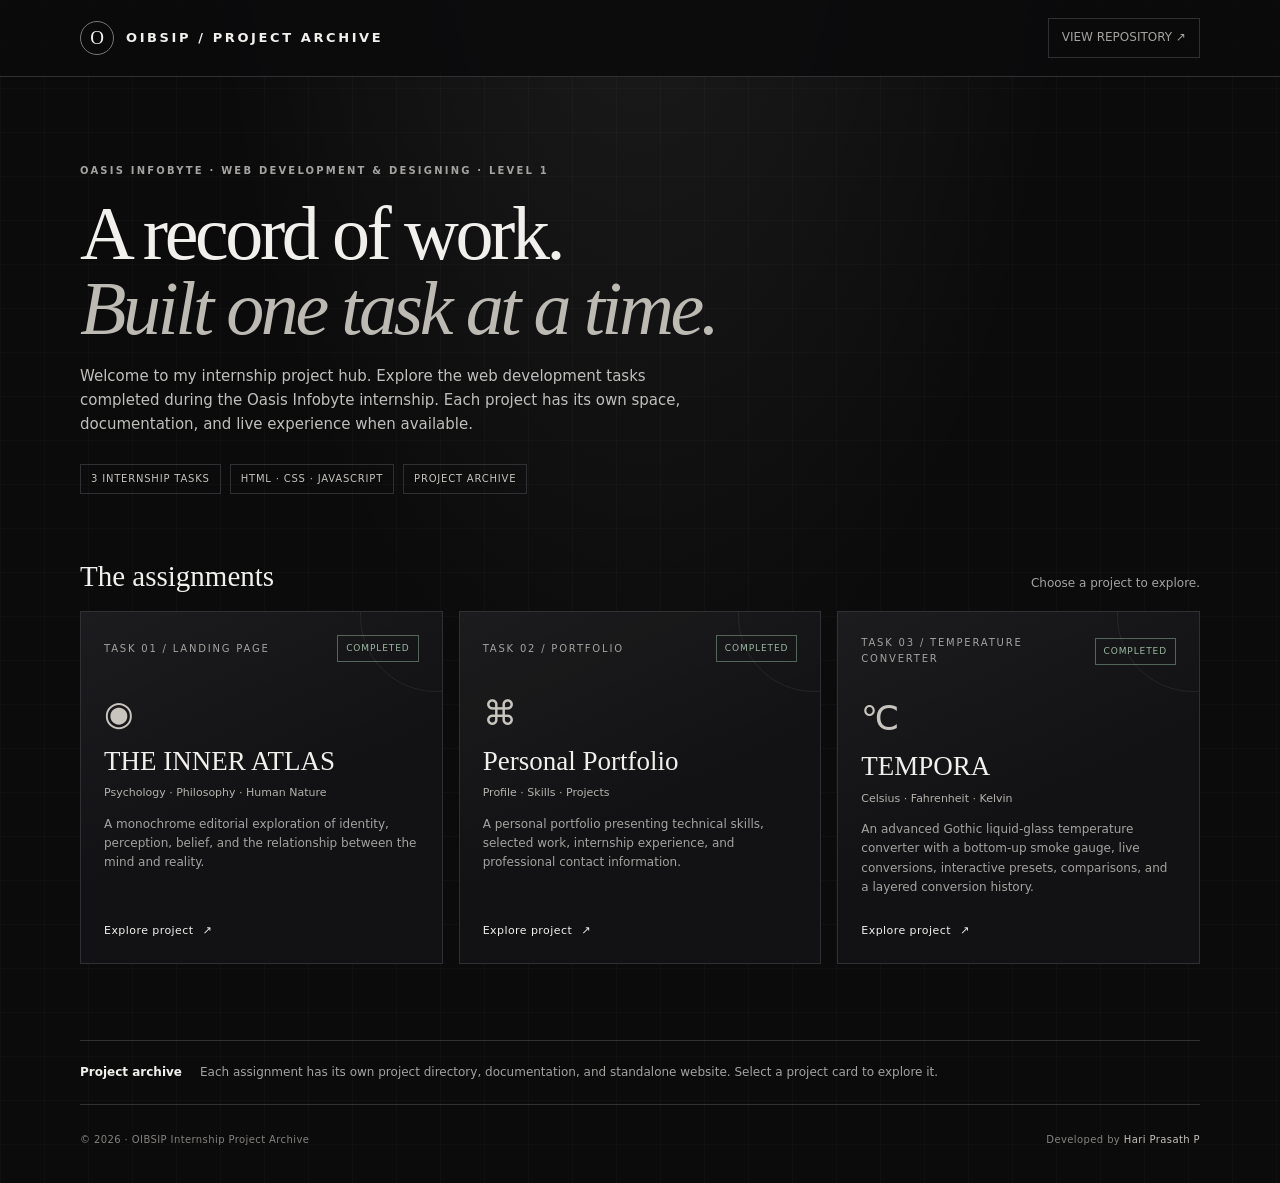
<file: index.html>
<!doctype html>
<html lang="en">
  <head>
    <meta charset="UTF-8" />
    <meta name="viewport" content="width=device-width, initial-scale=1.0" />
    <meta name="theme-color" content="#0b0b0c" />
    <meta
      name="description"
      content="Explore web development projects completed as part of the Oasis Infobyte Web Development and Designing Internship."
    />
    <title>OIBSIP | Web Development Project Hub</title>
    <style>
      :root {
        color-scheme: dark;
        --bg: #0b0b0c;
        --panel: #121214;
        --text: #f1f0ed;
        --muted: #a5a3a0;
        --line: #303034;
        --green: #9bb9a2;
        --amber: #c7ad7c;
        --serif: Georgia, "Times New Roman", serif;
        --sans:
          Inter, ui-sans-serif, system-ui, -apple-system, "Segoe UI", sans-serif;
      }
      * {
        box-sizing: border-box;
      }
      html {
        scroll-behavior: smooth;
      }
      body {
        margin: 0;
        min-height: 100vh;
        color: var(--text);
        font-family: var(--sans);
        line-height: 1.6;
        background:
          radial-gradient(
            ellipse at 50% -15%,
            rgba(255, 255, 255, 0.075),
            transparent 48%
          ),
          linear-gradient(rgba(255, 255, 255, 0.018) 1px, transparent 1px),
          linear-gradient(
            90deg,
            rgba(255, 255, 255, 0.018) 1px,
            transparent 1px
          ),
          var(--bg);
        background-size:
          auto,
          44px 44px,
          44px 44px,
          auto;
      }
      a {
        color: inherit;
      }
      .shell {
        width: min(1120px, calc(100% - 44px));
        margin: 0 auto;
      }
      .topbar {
        border-bottom: 1px solid var(--line);
        background: rgba(11, 11, 12, 0.88);
      }
      .topbar-inner {
        min-height: 76px;
        display: flex;
        align-items: center;
        justify-content: space-between;
        gap: 20px;
      }
      .brand {
        display: inline-flex;
        align-items: center;
        gap: 12px;
        text-decoration: none;
      }
      .brand-mark {
        width: 34px;
        height: 34px;
        border: 1px solid #777;
        border-radius: 50%;
        display: grid;
        place-items: center;
        font: 19px var(--serif);
      }
      .brand-name {
        font-size: 13px;
        font-weight: 750;
        letter-spacing: 0.2em;
      }
      .top-link {
        color: var(--muted);
        font-size: 12px;
        text-decoration: none;
        border: 1px solid var(--line);
        padding: 9px 13px;
      }
      .top-link:hover {
        color: var(--text);
        border-color: #777;
      }
      .hero {
        padding: 86px 0 58px;
      }
      .eyebrow {
        color: var(--muted);
        text-transform: uppercase;
        letter-spacing: 0.22em;
        font-size: 10px;
        font-weight: 700;
      }
      h1 {
        max-width: 850px;
        margin: 17px 0 18px;
        font: 400 clamp(42px, 7vw, 76px)/0.99 var(--serif);
        letter-spacing: -0.045em;
      }
      h1 em {
        color: #bdbab4;
        font-weight: 400;
      }
      .intro {
        max-width: 650px;
        color: #c1bfbb;
        font-size: 15px;
      }
      .hero-meta {
        display: flex;
        flex-wrap: wrap;
        gap: 9px;
        margin-top: 28px;
      }
      .chip {
        border: 1px solid var(--line);
        color: #c6c3bd;
        padding: 6px 10px;
        font-size: 10px;
        letter-spacing: 0.08em;
        text-transform: uppercase;
      }
      .section-head {
        display: flex;
        align-items: end;
        justify-content: space-between;
        gap: 20px;
        margin: 8px 0 18px;
      }
      .section-head h2 {
        margin: 0;
        font: 400 29px var(--serif);
      }
      .section-head p {
        margin: 0;
        color: var(--muted);
        font-size: 12px;
      }
      .project-grid {
        display: grid;
        grid-template-columns: repeat(3, minmax(0, 1fr));
        gap: 16px;
        padding-bottom: 76px;
      }
      .project-card {
        min-height: 330px;
        padding: 23px;
        border: 1px solid var(--line);
        background:
          linear-gradient(155deg, rgba(255, 255, 255, 0.045), transparent 55%),
          var(--panel);
        display: flex;
        flex-direction: column;
        position: relative;
        overflow: hidden;
        transition:
          transform 0.22s ease,
          border-color 0.22s ease,
          background 0.22s ease;
      }
      .project-card::after {
        content: "";
        position: absolute;
        width: 150px;
        height: 150px;
        border: 1px solid rgba(255, 255, 255, 0.07);
        border-radius: 50%;
        right: -70px;
        top: -72px;
        pointer-events: none;
      }
      .project-card:hover {
        transform: translateY(-4px);
        border-color: #666;
      }
      .project-card.disabled {
        opacity: 0.78;
      }
      .card-top {
        display: flex;
        align-items: center;
        justify-content: space-between;
        gap: 12px;
      }
      .task-number {
        color: var(--muted);
        font-size: 10px;
        letter-spacing: 0.18em;
        text-transform: uppercase;
      }
      .status {
        font-size: 9px;
        letter-spacing: 0.1em;
        text-transform: uppercase;
        padding: 5px 8px;
        border: 1px solid #536458;
        color: var(--green);
      }
      .status.soon {
        border-color: #66583f;
        color: var(--amber);
      }
      .card-symbol {
        margin: 35px 0 15px;
        color: #c8c5bf;
        font: 34px/1 var(--serif);
      }
      .project-card h3 {
        margin: 0 0 8px;
        font: 400 27px/1.12 var(--serif);
      }
      .project-card .subtitle {
        color: #b5b2ad;
        font-size: 11px;
        margin: 0 0 13px;
      }
      .project-card .description {
        color: var(--muted);
        font-size: 12px;
        margin: 0;
      }
      .card-action {
        display: inline-flex;
        align-items: center;
        gap: 9px;
        margin-top: auto;
        padding-top: 25px;
        color: var(--text);
        font-size: 11px;
        text-decoration: none;
        letter-spacing: 0.04em;
      }
      .card-action span {
        transition: transform 0.2s ease;
      }
      .card-action:hover span {
        transform: translateX(4px);
      }
      .card-action.inactive {
        color: #898782;
        cursor: default;
      }
      .note {
        border-top: 1px solid var(--line);
        border-bottom: 1px solid var(--line);
        padding: 22px 0;
        display: flex;
        gap: 18px;
        color: var(--muted);
        font-size: 12px;
      }
      .note strong {
        color: var(--text);
        font-weight: 600;
        white-space: nowrap;
      }
      footer {
        padding: 27px 0 35px;
        display: flex;
        justify-content: space-between;
        flex-wrap: wrap;
        gap: 12px;
        color: #85837f;
        font-size: 10px;
        letter-spacing: 0.04em;
      }
      footer a {
        color: #c5c2bc;
        text-decoration: none;
      }
      @media (max-width: 800px) {
        .project-grid {
          grid-template-columns: 1fr 1fr;
        }
        .hero {
          padding-top: 66px;
        }
      }
      @media (max-width: 560px) {
        .shell {
          width: min(100% - 30px, 460px);
        }
        .topbar-inner {
          min-height: 66px;
        }
        .brand-name {
          font-size: 11px;
        }
        .top-link {
          font-size: 10px;
          padding: 8px 9px;
        }
        .hero {
          padding: 57px 0 43px;
        }
        .project-grid {
          grid-template-columns: 1fr;
          gap: 12px;
          padding-bottom: 52px;
        }
        .project-card {
          min-height: 290px;
        }
        .section-head {
          align-items: flex-start;
          flex-direction: column;
          gap: 4px;
        }
        .note,
        footer {
          flex-direction: column;
        }
      }
      @media (prefers-reduced-motion: reduce) {
        *,
        *::before,
        *::after {
          scroll-behavior: auto !important;
          transition-duration: 0.01ms !important;
        }
      }
    </style>
  </head>
  <body>
    <header class="topbar">
      <div class="shell topbar-inner">
        <a class="brand" href="./" aria-label="OIBSIP project hub home">
          <span class="brand-mark" aria-hidden="true">O</span>
          <span class="brand-name">OIBSIP / PROJECT ARCHIVE</span>
        </a>
        <a
          class="top-link"
          href="https://github.com/HarrySan07/OIBSIP"
          target="_blank"
          rel="noopener noreferrer"
          >VIEW REPOSITORY ↗</a
        >
      </div>
    </header>

    <main class="shell">
      <section class="hero" aria-labelledby="page-title">
        <div class="eyebrow">
          Oasis Infobyte · Web Development &amp; Designing · Level 1
        </div>
        <h1 id="page-title">
          A record of work.<br /><em>Built one task at a time.</em>
        </h1>
        <p class="intro">
          Welcome to my internship project hub. Explore the web development
          tasks completed during the Oasis Infobyte internship. Each project has
          its own space, documentation, and live experience when available.
        </p>
        <div class="hero-meta">
          <span class="chip">3 Internship Tasks</span
          ><span class="chip">HTML · CSS · JavaScript</span
          ><span class="chip">Project Archive</span>
        </div>
      </section>

      <section aria-labelledby="projects-title">
        <div class="section-head">
          <h2 id="projects-title">The assignments</h2>
          <p>Choose a project to explore.</p>
        </div>
        <div class="project-grid">
          <article class="project-card">
            <div class="card-top">
              <span class="task-number">Task 01 / Landing Page</span
              ><span class="status">Completed</span>
            </div>
            <div class="card-symbol" aria-hidden="true">◉</div>
            <h3>THE INNER ATLAS</h3>
            <p class="subtitle">Psychology · Philosophy · Human Nature</p>
            <p class="description">
              A monochrome editorial exploration of identity, perception,
              belief, and the relationship between the mind and reality.
            </p>
            <a class="card-action" href="./Task-1-Landing-Page/"
              >Explore project <span aria-hidden="true">↗</span></a
            >
          </article>

          <article class="project-card" aria-labelledby="task-two-title">
            <div class="card-top">
              <span class="task-number">Task 02 / Portfolio</span
              ><span class="status">Completed</span>
            </div>
            <div class="card-symbol" aria-hidden="true">⌘</div>
            <h3 id="task-two-title">Personal Portfolio</h3>
            <p class="subtitle">Profile · Skills · Projects</p>
            <p class="description">
              A personal portfolio presenting technical skills, selected work,
              internship experience, and professional contact information.
            </p>
            <a class="card-action" href="./Task-2-Portfolio/"
              >Explore project <span aria-hidden="true">↗</span></a
            >
          </article>

          <article class="project-card" aria-labelledby="task-three-title">
            <div class="card-top">
              <span class="task-number">Task 03 / Temperature Converter</span
              ><span class="status">Completed</span>
            </div>
            <div class="card-symbol" aria-hidden="true">℃</div>
            <h3 id="task-three-title">TEMPORA</h3>
            <p class="subtitle">Celsius · Fahrenheit · Kelvin</p>
            <p class="description">
              An advanced Gothic liquid-glass temperature converter with a
              bottom-up smoke gauge, live conversions, interactive presets,
              comparisons, and a layered conversion history.
            </p>
            <a class="card-action" href="./Task-3-Temperature-Converter/"
              >Explore project <span aria-hidden="true">↗</span></a
            >
          </article>
        </div>
      </section>

      <aside class="note">
        <strong>Project archive</strong
        ><span
          >Each assignment has its own project directory, documentation, and
          standalone website. Select a project card to explore it.</span
        >
      </aside>
    </main>

    <footer class="shell">
      <span>© 2026 · OIBSIP Internship Project Archive</span>
      <span
        >Developed by
        <a
          href="https://github.com/Harry13181"
          target="_blank"
          rel="noopener noreferrer"
          >Hari Prasath P</a
        ></span
      >
    </footer>
  </body>
</html>
</file>
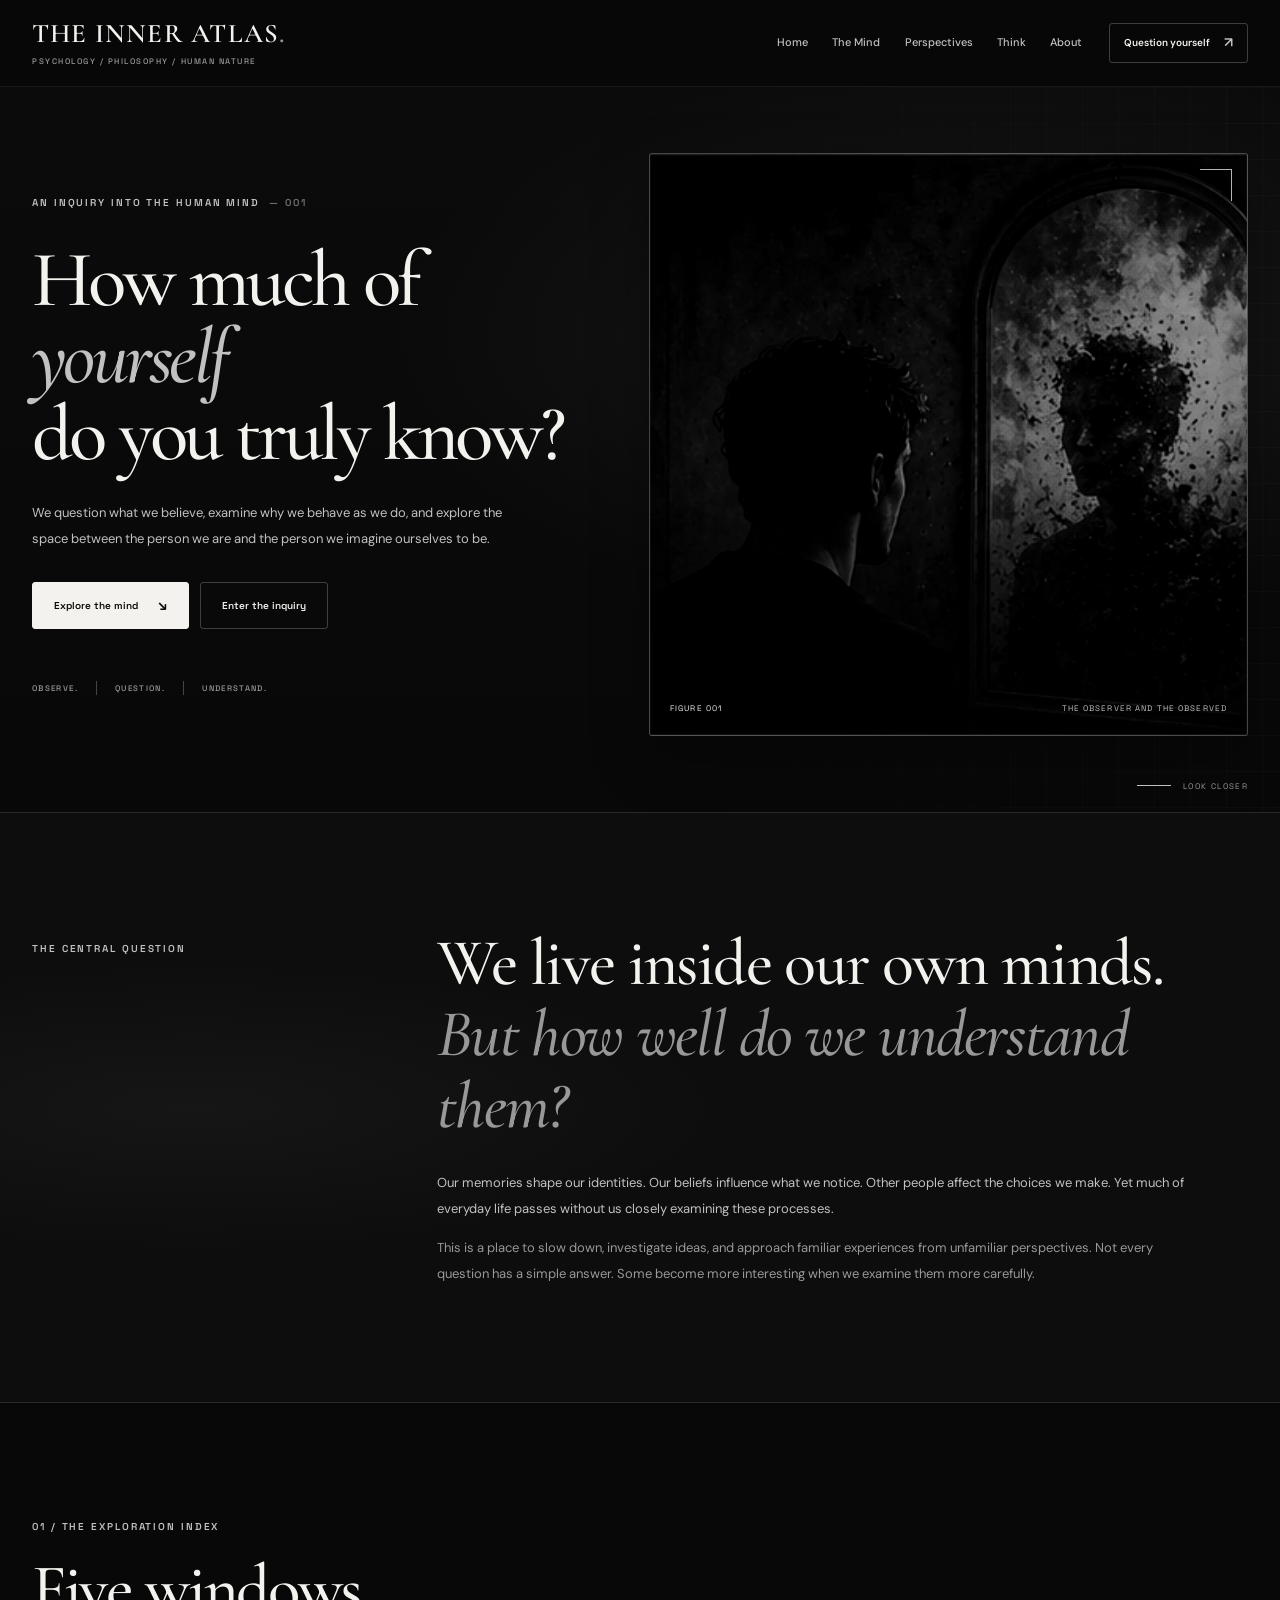
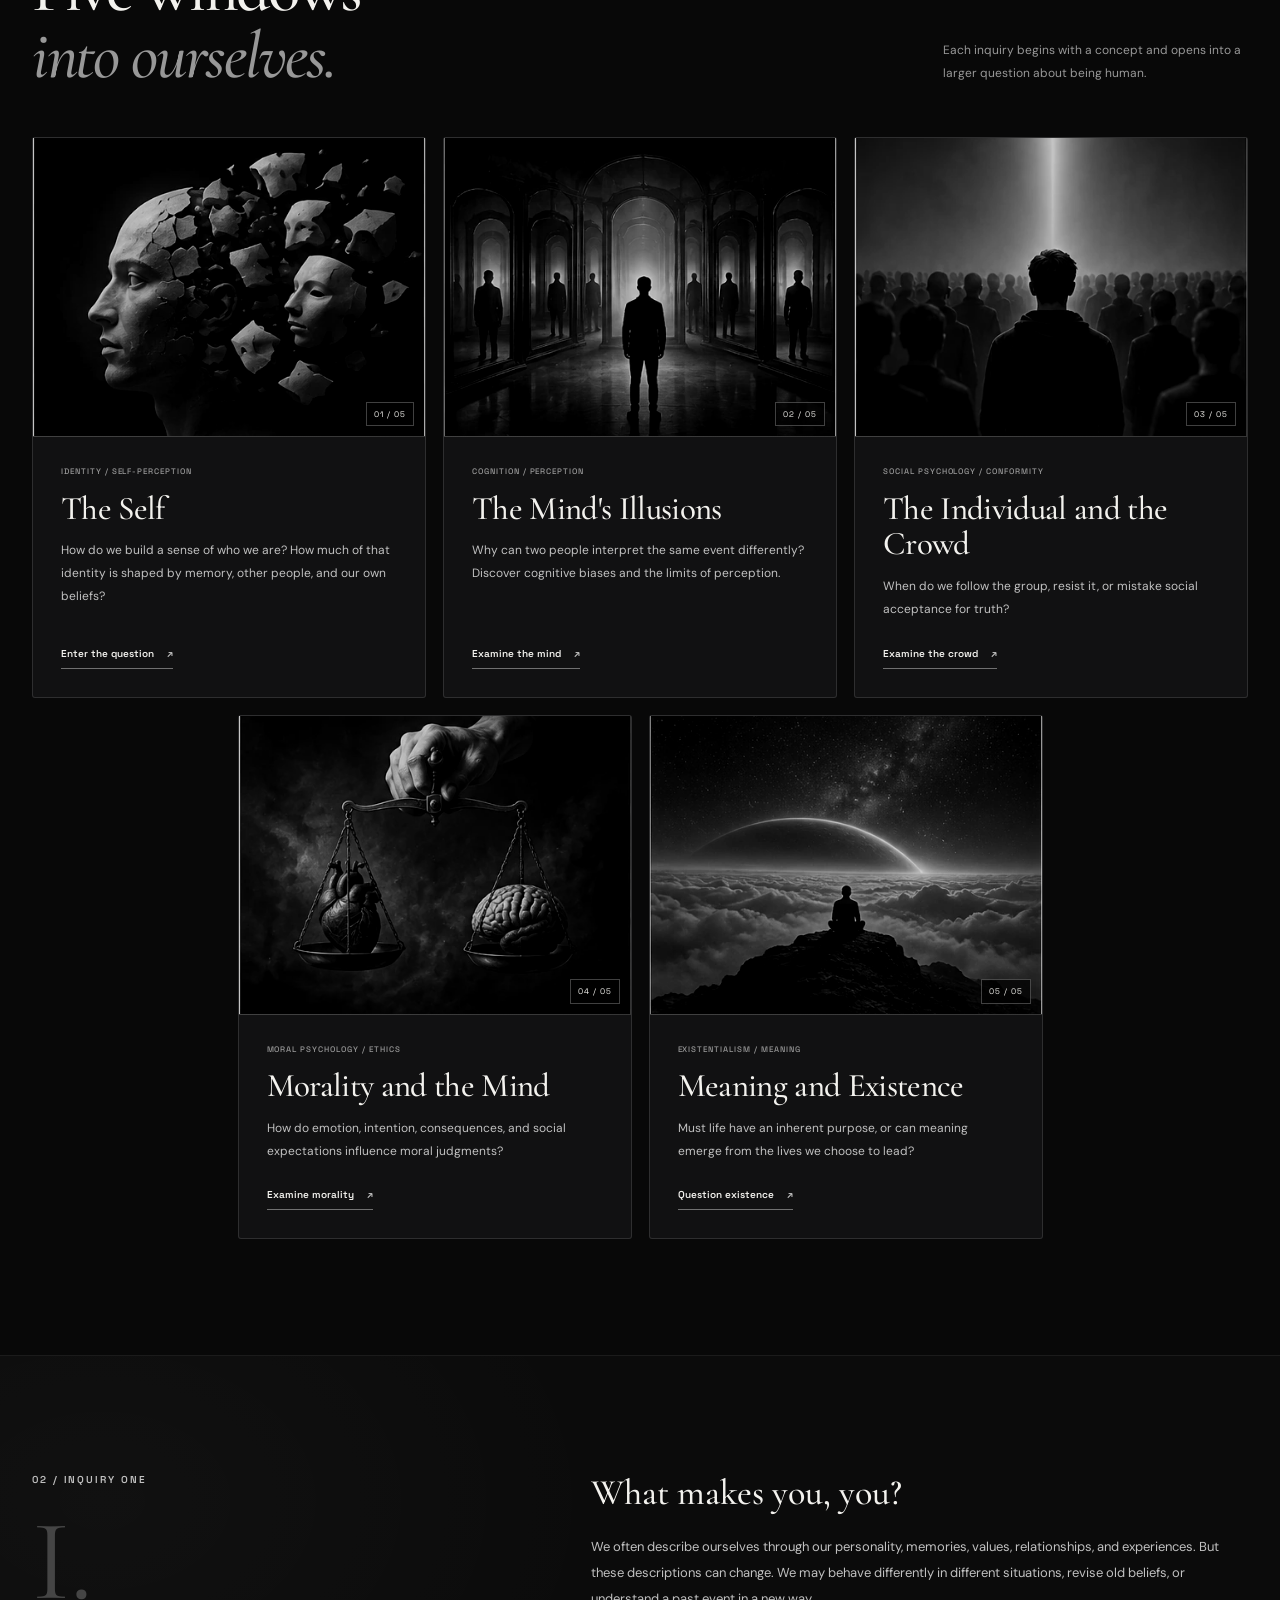
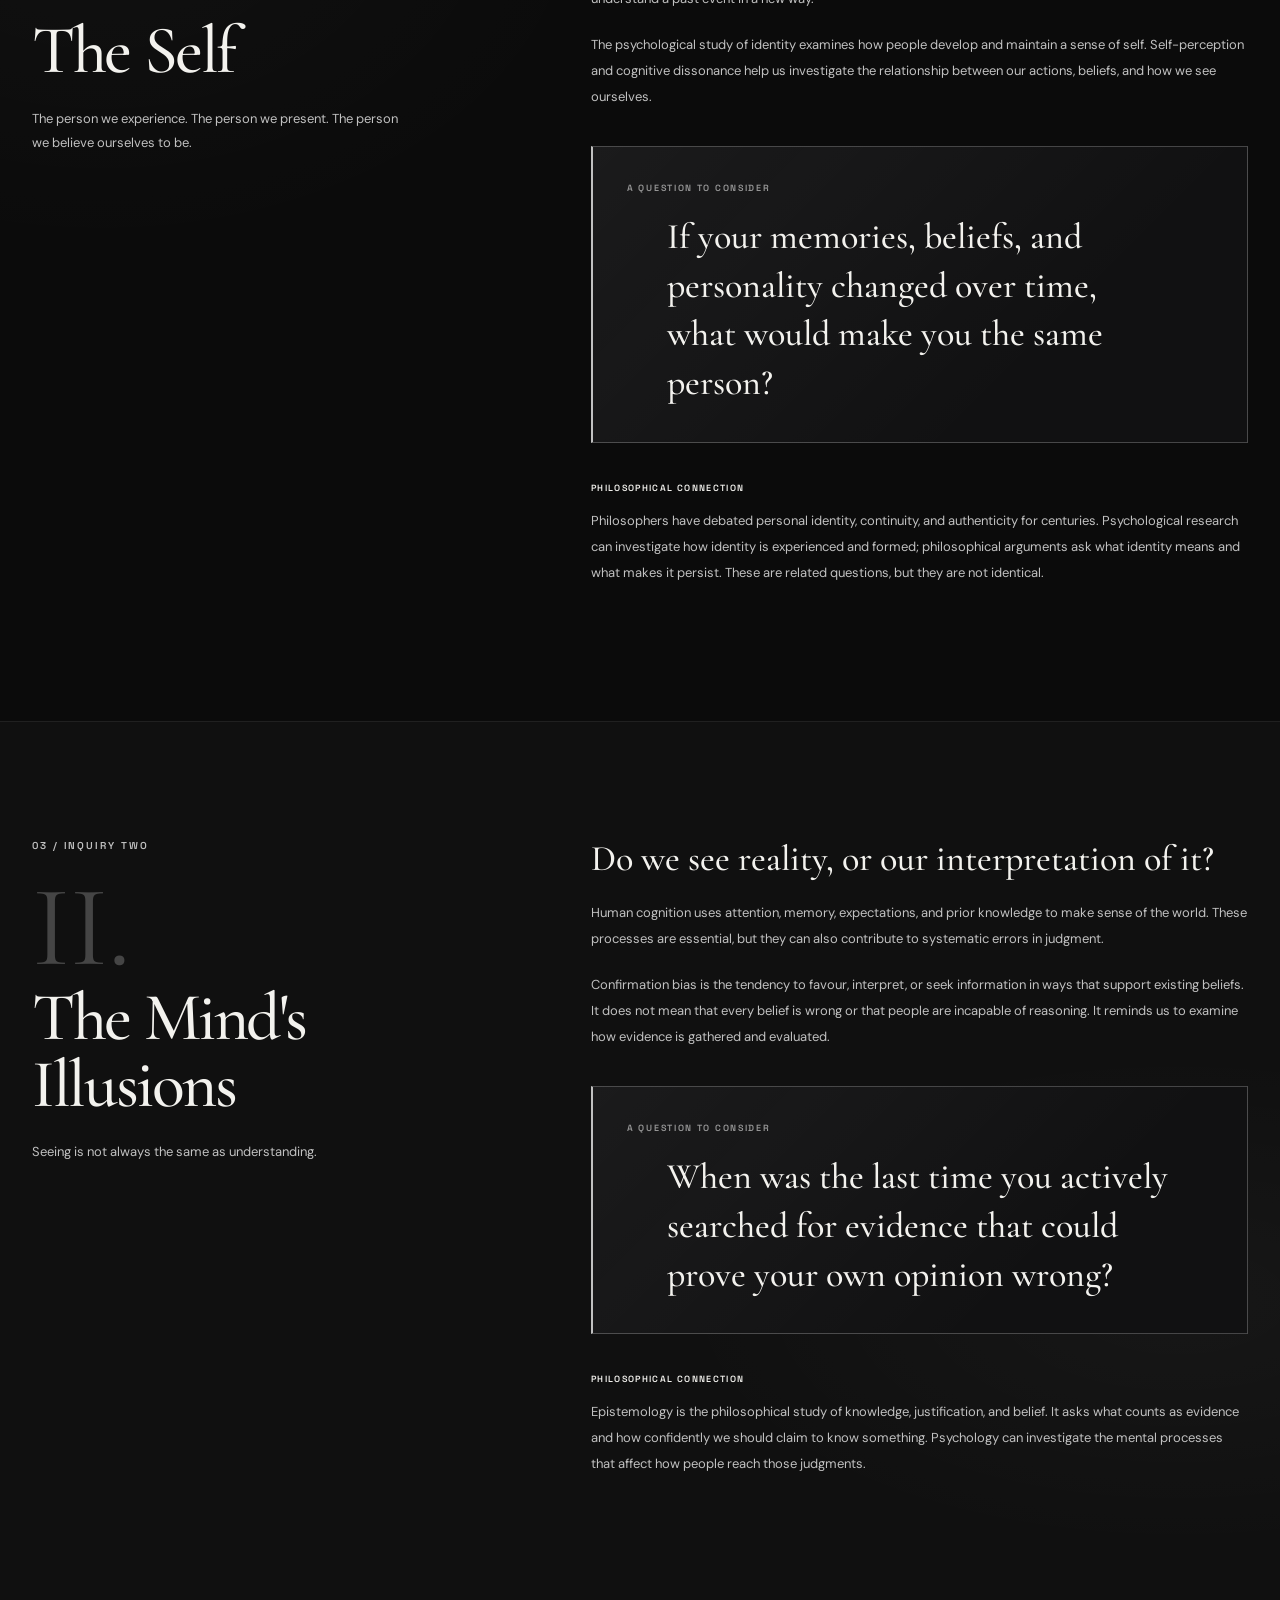
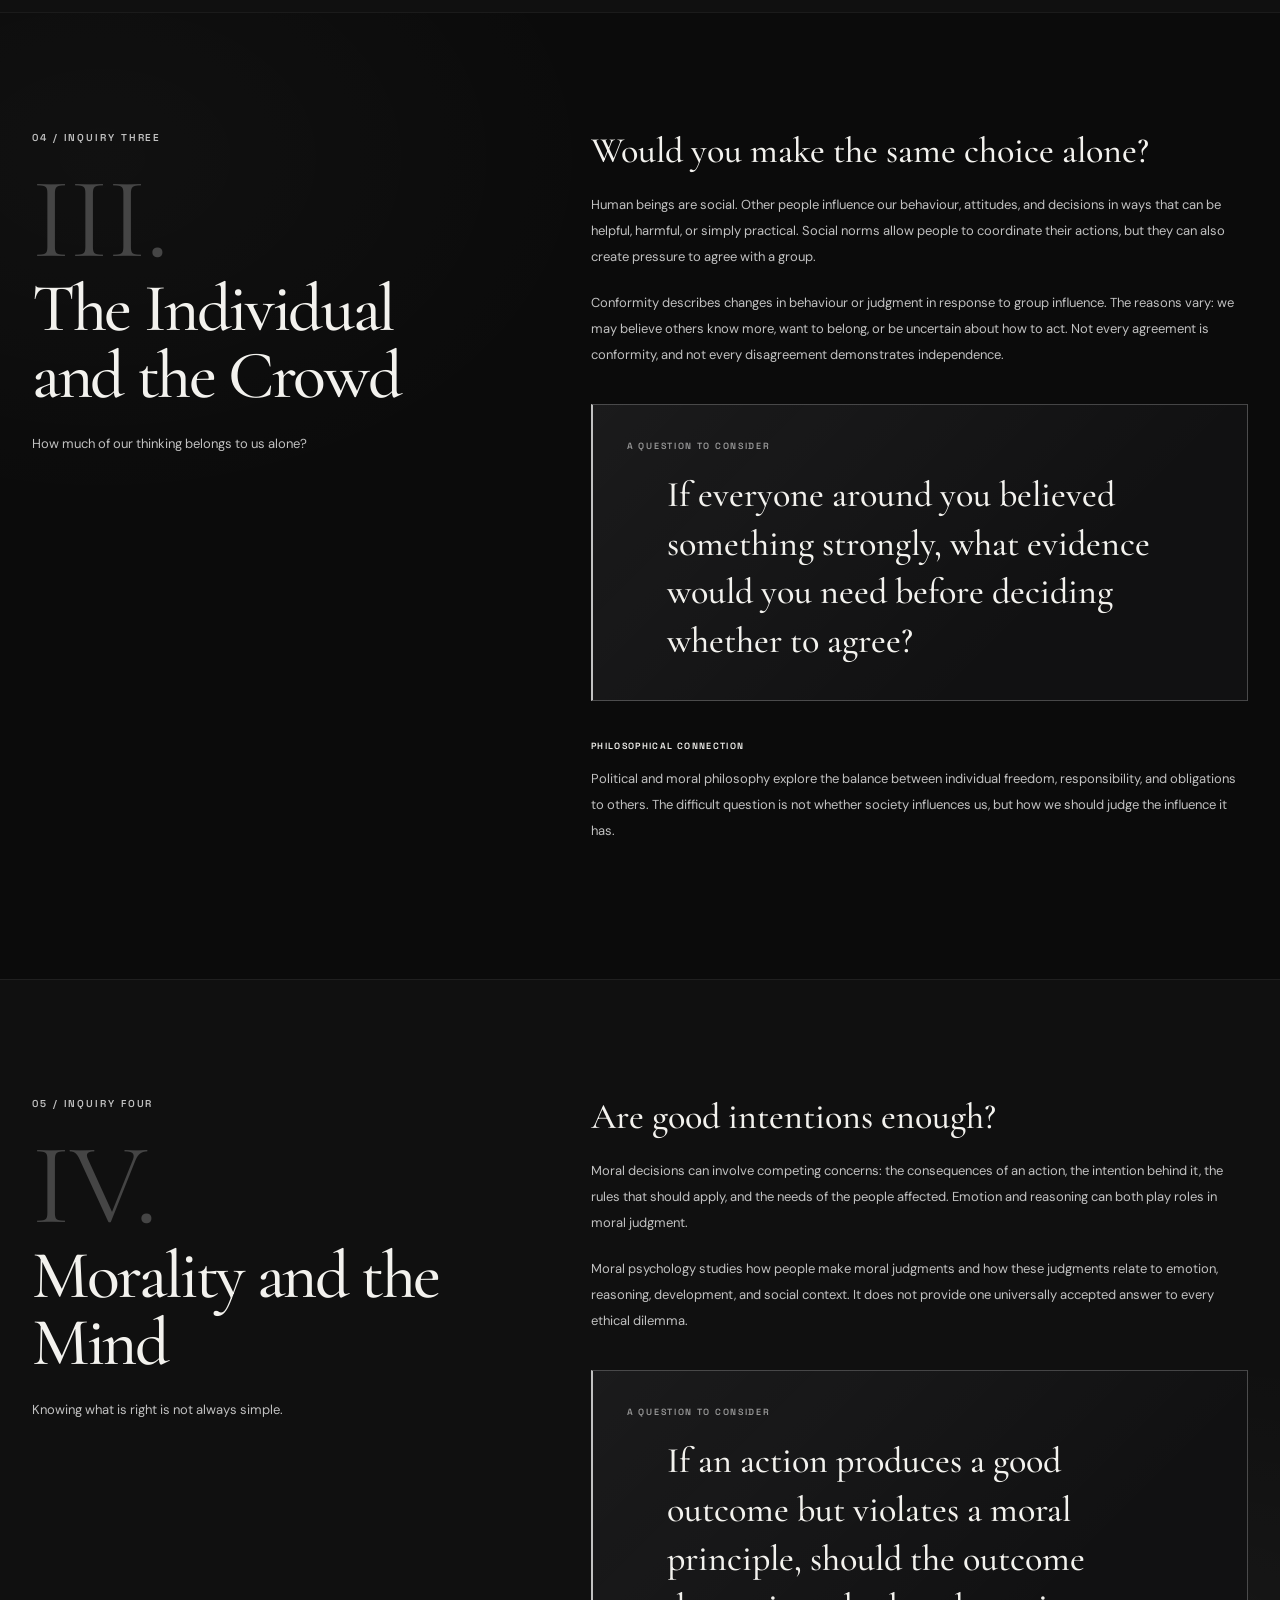
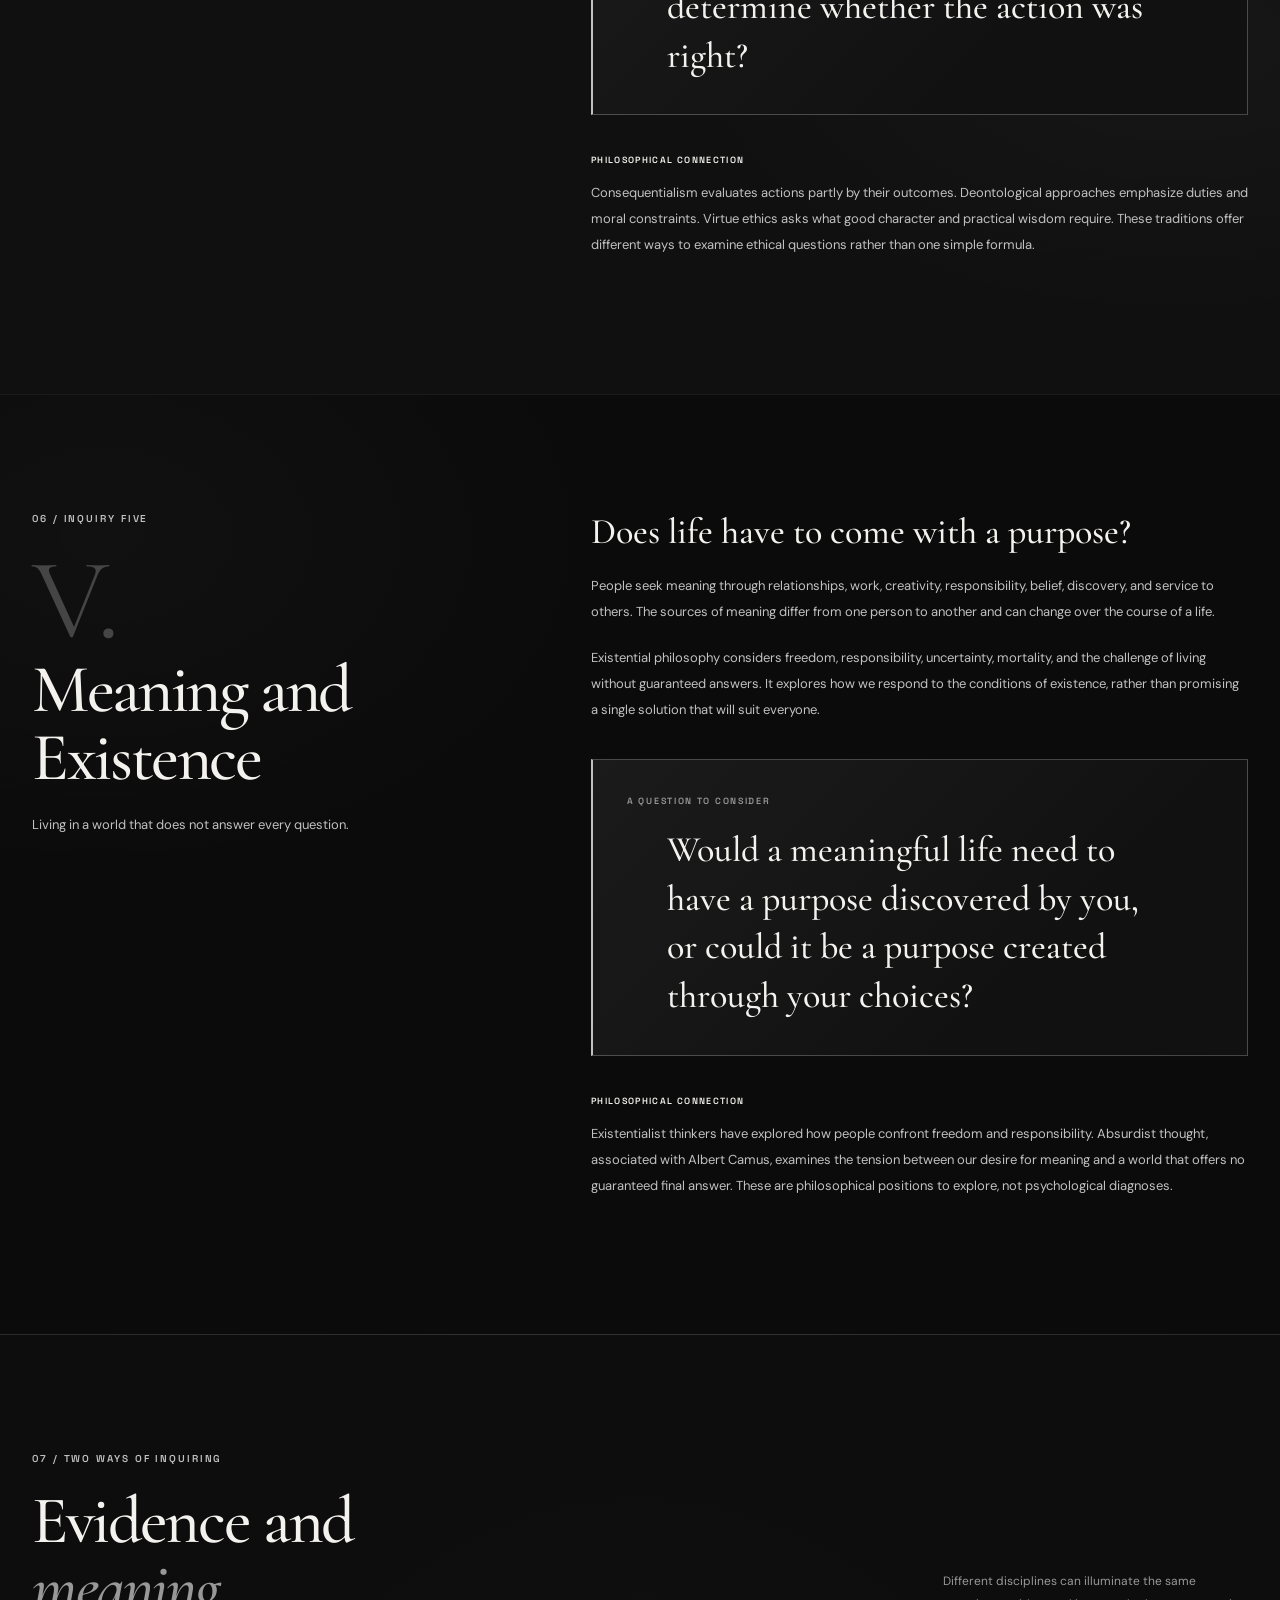
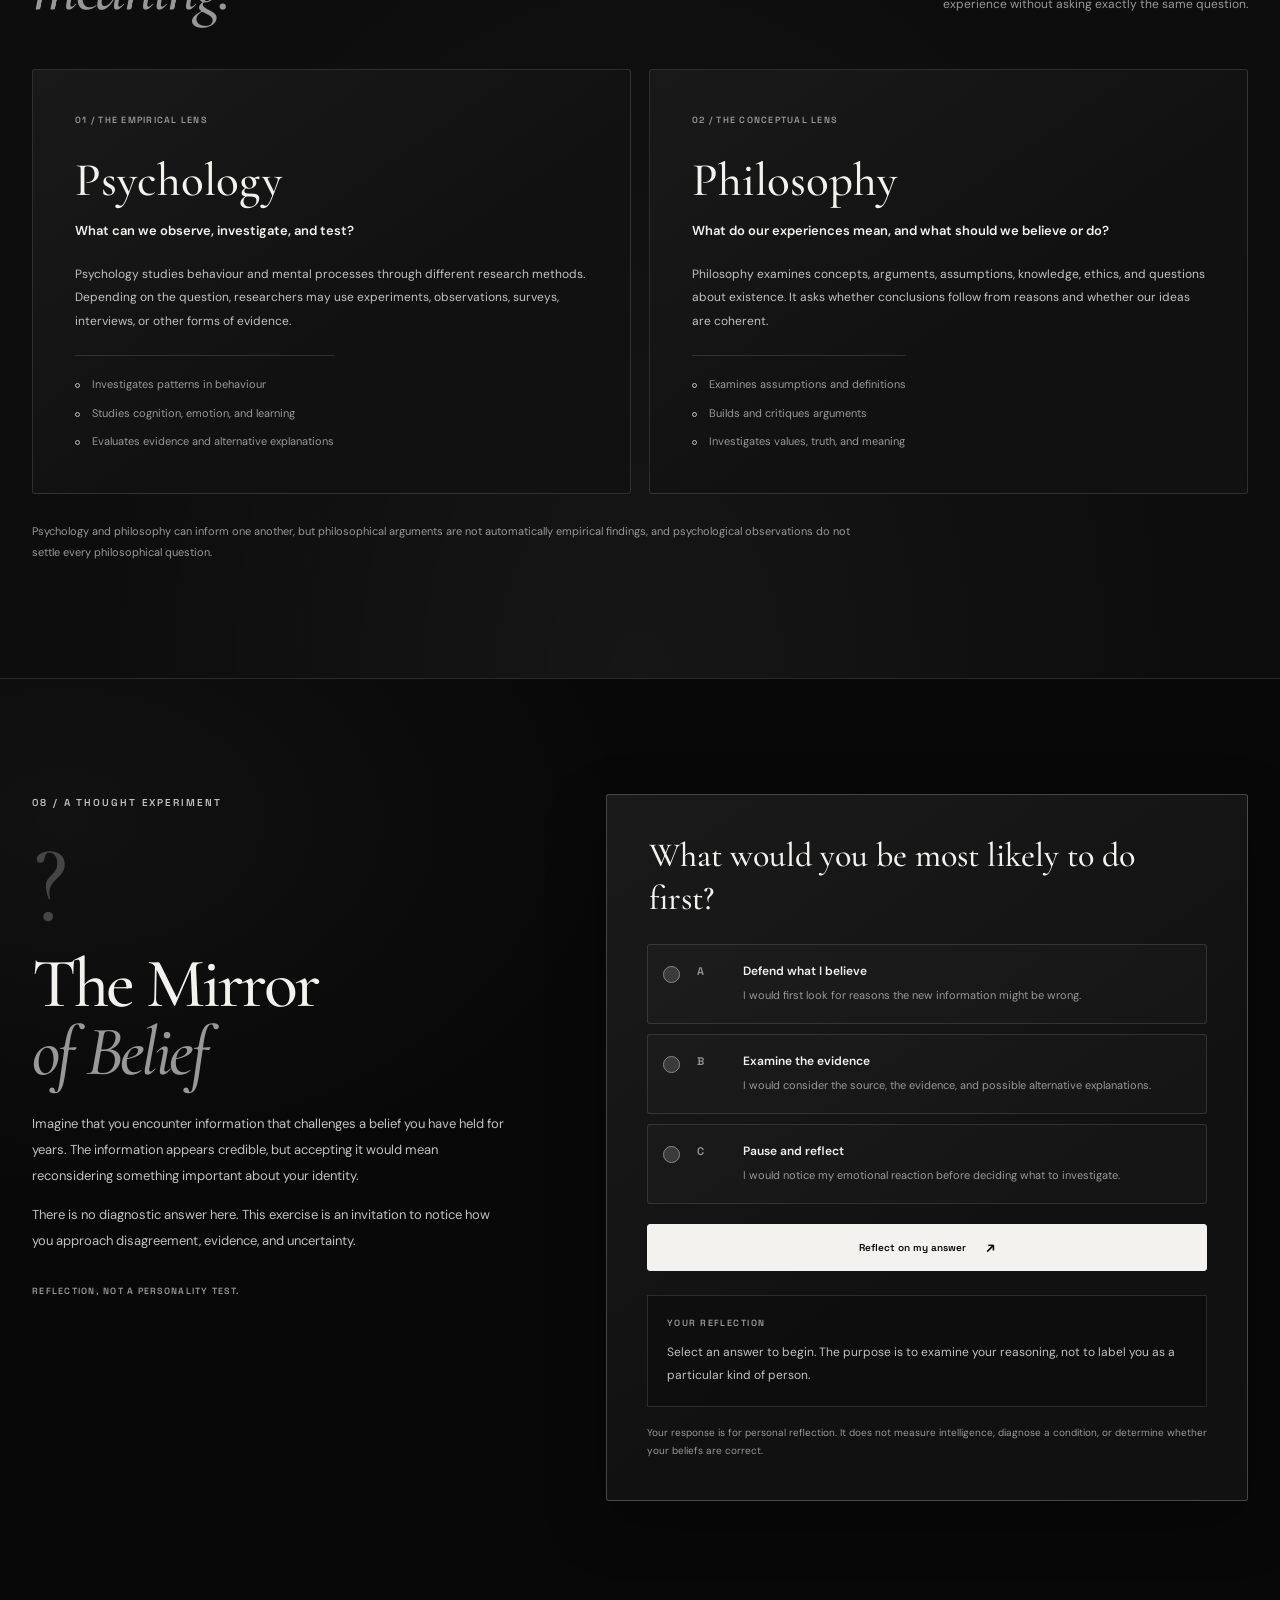
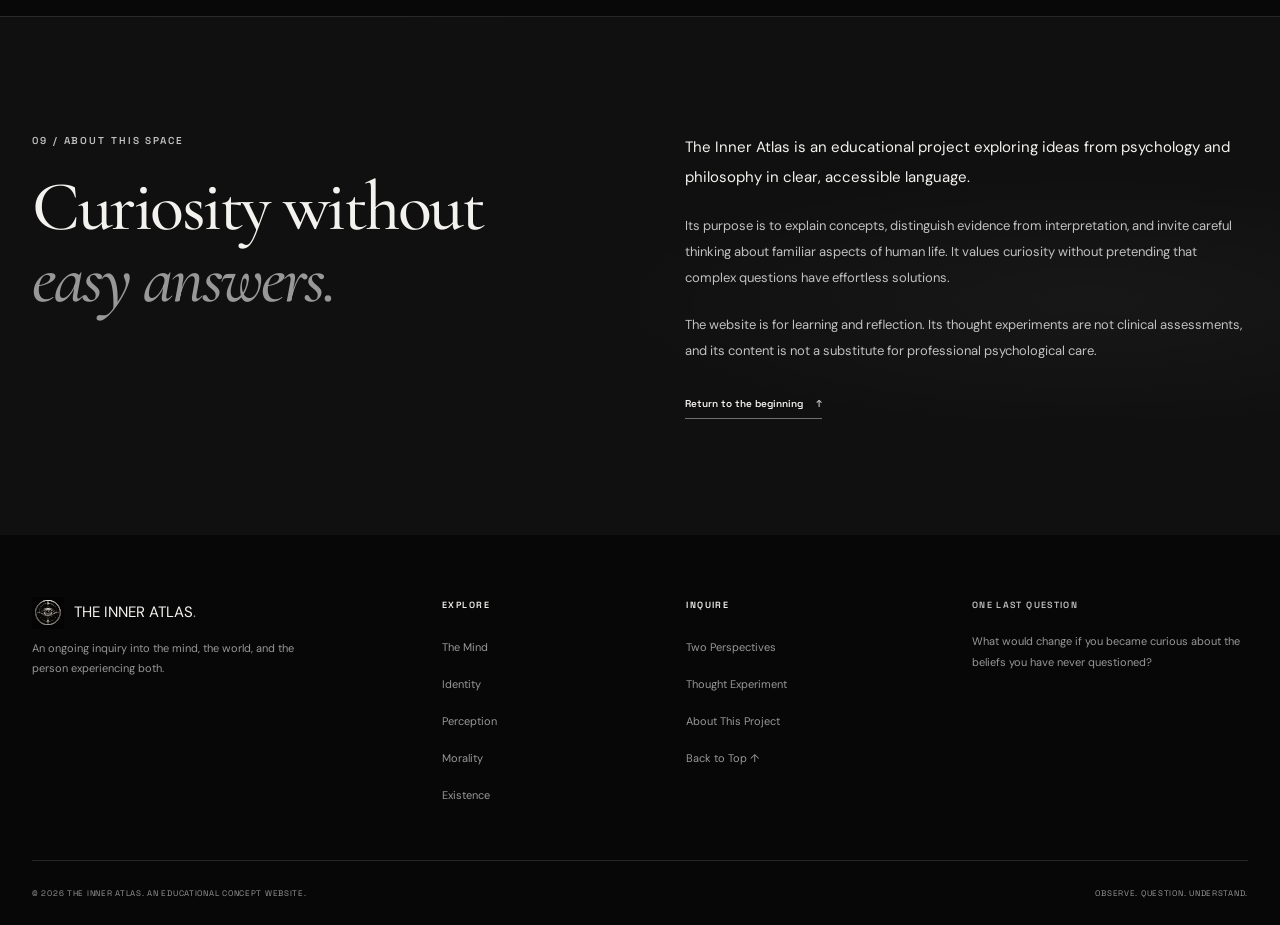
<file: Task-1-Landing-Page/index.html>
<!doctype html>
<html lang="en">
  <head>
    <meta charset="UTF-8" />
    <meta name="viewport" content="width=device-width, initial-scale=1.0" />

    <meta
      name="description"
      content="The Inner Atlas explores psychology, philosophy, human behaviour, identity, morality, and the questions that shape our understanding of ourselves."
    />
    <meta name="theme-color" content="#080808" />
    <meta
      property="og:title"
      content="THE INNER ATLAS | Psychology, Philosophy & Human Nature"
    />
    <meta
      property="og:description"
      content="An exploration of the human mind, the stories we tell ourselves, and the questions that challenge what we believe."
    />

    <title>THE INNER ATLAS | Psychology, Philosophy &amp; Human Nature</title>

    <link rel="icon" href="assets/icons/favicon.svg" type="image/svg+xml" />
    <link rel="stylesheet" href="style.css" />
    <script src="script.js" defer></script>
  </head>

  <body id="top">
    <a class="skip-link" href="#main-content">Skip to content</a>

    <!-- HEADER AND PRIMARY NAVIGATION -->
    <header class="site-header" id="top">
      <div class="container header-inner">
        <a class="site-brand" href="#home" aria-label="The Inner Atlas, home">
          <span class="brand-name"
            >THE INNER ATLAS<span class="brand-period">.</span></span
          >
          <span class="brand-subtitle"
            >PSYCHOLOGY / PHILOSOPHY / HUMAN NATURE</span
          >
        </a>

        <button
          class="menu-toggle"
          type="button"
          aria-label="Open navigation menu"
          aria-controls="primary-navigation"
          aria-expanded="false"
        >
          <span class="menu-toggle-line"></span>
          <span class="menu-toggle-line"></span>
        </button>

        <nav
          class="primary-navigation"
          id="primary-navigation"
          aria-label="Main navigation"
        >
          <ul class="nav-list">
            <li><a href="#home">Home</a></li>
            <li><a href="#concepts">The Mind</a></li>
            <li><a href="#perspectives">Perspectives</a></li>
            <li><a href="#thought-experiment">Think</a></li>
            <li><a href="#about">About</a></li>
          </ul>
          <a class="nav-cta" href="#thought-experiment">
            Question yourself <span aria-hidden="true">↗</span>
          </a>
        </nav>
      </div>
    </header>

    <main id="main-content">
      <!-- HERO -->
      <section class="hero-section" id="home" aria-labelledby="hero-title">
        <div class="container hero-layout">
          <div class="hero-copy">
            <p class="eyebrow">
              AN INQUIRY INTO THE HUMAN MIND
              <span class="eyebrow-index">— 001</span>
            </p>

            <h1 id="hero-title">
              How much of
              <span class="hero-title-light">yourself</span>
              do you truly know?
            </h1>

            <p class="hero-description">
              We question what we believe, examine why we behave as we do, and
              explore the space between the person we are and the person we
              imagine ourselves to be.
            </p>

            <div class="hero-actions">
              <a class="button button-primary" href="#concepts">
                Explore the mind <span aria-hidden="true">↘</span>
              </a>
              <a class="button button-secondary" href="#thought-experiment">
                Enter the inquiry
              </a>
            </div>

            <div class="hero-meta">
              <span>OBSERVE.</span>
              <span>QUESTION.</span>
              <span>UNDERSTAND.</span>
            </div>
          </div>

          <figure class="hero-visual">
            <img
              src="assets/images/hero-self-reflection.webp"
              alt="A solitary figure facing a vast reflective space, suggesting a search for self-understanding"
              fetchpriority="high"
            />
            <div class="hero-image-overlay" aria-hidden="true"></div>
            <figcaption class="hero-image-caption">
              <span>FIGURE 001</span>
              <span>THE OBSERVER AND THE OBSERVED</span>
            </figcaption>
          </figure>
        </div>

        <a class="scroll-indicator" href="#introduction">
          <span class="scroll-line" aria-hidden="true"></span>
          <span>LOOK CLOSER</span>
        </a>
      </section>

      <!-- INTRODUCTION -->
      <section
        class="introduction-section"
        id="introduction"
        aria-labelledby="introduction-title"
      >
        <div class="container introduction-layout">
          <p class="eyebrow">THE CENTRAL QUESTION</p>
          <div class="introduction-copy">
            <h2 id="introduction-title">
              We live inside our own minds.
              <span>But how well do we understand them?</span>
            </h2>
            <p>
              Our memories shape our identities. Our beliefs influence what we
              notice. Other people affect the choices we make. Yet much of
              everyday life passes without us closely examining these processes.
            </p>
            <p>
              This is a place to slow down, investigate ideas, and approach
              familiar experiences from unfamiliar perspectives. Not every
              question has a simple answer. Some become more interesting when we
              examine them more carefully.
            </p>
          </div>
        </div>
      </section>

      <!-- EXPLORATION INDEX -->
      <section
        class="concepts-section section-padding"
        id="concepts"
        aria-labelledby="concepts-title"
      >
        <div class="container">
          <div class="section-heading">
            <div>
              <p class="eyebrow">01 / THE EXPLORATION INDEX</p>
              <h2 id="concepts-title">
                Five windows <span>into ourselves.</span>
              </h2>
            </div>
            <p class="section-heading-description">
              Each inquiry begins with a concept and opens into a larger
              question about being human.
            </p>
          </div>

          <div class="concepts-grid">
            <article class="concept-card">
              <a
                class="concept-image-link"
                href="#identity"
                aria-label="Explore identity and the self"
              >
                <img
                  src="assets/images/identity-and-self.webp"
                  alt="A reflective figure surrounded by architectural shadows"
                  loading="lazy"
                />
                <span class="image-index">01 / 05</span>
              </a>
              <div class="concept-card-content">
                <p class="concept-category">IDENTITY / SELF-PERCEPTION</p>
                <h3><a href="#identity">The Self</a></h3>
                <p>
                  How do we build a sense of who we are? How much of that
                  identity is shaped by memory, other people, and our own
                  beliefs?
                </p>
                <a class="text-link" href="#identity"
                  >Enter the question <span aria-hidden="true">↗</span></a
                >
              </div>
            </article>

            <article class="concept-card">
              <a
                class="concept-image-link"
                href="#mental-illusions"
                aria-label="Explore the mind's illusions"
              >
                <img
                  src="assets/images/minds-illusions.webp"
                  alt="An abstract arrangement of light and shadow representing different ways of seeing"
                  loading="lazy"
                />
                <span class="image-index">02 / 05</span>
              </a>
              <div class="concept-card-content">
                <p class="concept-category">COGNITION / PERCEPTION</p>
                <h3><a href="#mental-illusions">The Mind's Illusions</a></h3>
                <p>
                  Why can two people interpret the same event differently?
                  Discover cognitive biases and the limits of perception.
                </p>
                <a class="text-link" href="#mental-illusions"
                  >Examine the mind <span aria-hidden="true">↗</span></a
                >
              </div>
            </article>

            <article class="concept-card">
              <a
                class="concept-image-link"
                href="#individual-and-crowd"
                aria-label="Explore the individual and the crowd"
              >
                <img
                  src="assets/images/individual-and-crowd.webp"
                  alt="Multiple human silhouettes in a large shadowy space"
                  loading="lazy"
                />
                <span class="image-index">03 / 05</span>
              </a>
              <div class="concept-card-content">
                <p class="concept-category">SOCIAL PSYCHOLOGY / CONFORMITY</p>
                <h3>
                  <a href="#individual-and-crowd"
                    >The Individual and the Crowd</a
                  >
                </h3>
                <p>
                  When do we follow the group, resist it, or mistake social
                  acceptance for truth?
                </p>
                <a class="text-link" href="#individual-and-crowd"
                  >Examine the crowd <span aria-hidden="true">↗</span></a
                >
              </div>
            </article>

            <article class="concept-card">
              <a
                class="concept-image-link"
                href="#morality"
                aria-label="Explore morality and the human mind"
              >
                <img
                  src="assets/images/morality-and-mind.webp"
                  alt="A dramatic monochrome composition of balanced forms and deep shadows"
                  loading="lazy"
                />
                <span class="image-index">04 / 05</span>
              </a>
              <div class="concept-card-content">
                <p class="concept-category">MORAL PSYCHOLOGY / ETHICS</p>
                <h3><a href="#morality">Morality and the Mind</a></h3>
                <p>
                  How do emotion, intention, consequences, and social
                  expectations influence moral judgments?
                </p>
                <a class="text-link" href="#morality"
                  >Examine morality <span aria-hidden="true">↗</span></a
                >
              </div>
            </article>

            <article class="concept-card">
              <a
                class="concept-image-link"
                href="#meaning-and-existence"
                aria-label="Explore meaning and existence"
              >
                <img
                  src="assets/images/meaning-and-existence.webp"
                  alt="A lone figure looking into a vast and quiet landscape"
                  loading="lazy"
                />
                <span class="image-index">05 / 05</span>
              </a>
              <div class="concept-card-content">
                <p class="concept-category">EXISTENTIALISM / MEANING</p>
                <h3>
                  <a href="#meaning-and-existence">Meaning and Existence</a>
                </h3>
                <p>
                  Must life have an inherent purpose, or can meaning emerge from
                  the lives we choose to lead?
                </p>
                <a class="text-link" href="#meaning-and-existence"
                  >Question existence <span aria-hidden="true">↗</span></a
                >
              </div>
            </article>
          </div>
        </div>
      </section>

      <!-- CONCEPT 01: IDENTITY -->
      <section
        class="inquiry-section section-padding"
        id="identity"
        aria-labelledby="identity-title"
      >
        <div class="container inquiry-layout">
          <div class="inquiry-heading">
            <p class="eyebrow">02 / INQUIRY ONE</p>
            <p class="inquiry-number" aria-hidden="true">I.</p>
            <h2 id="identity-title">The Self</h2>
            <p class="inquiry-subtitle">
              The person we experience. The person we present. The person we
              believe ourselves to be.
            </p>
          </div>
          <div class="inquiry-content">
            <h3>What makes you, you?</h3>
            <p>
              We often describe ourselves through our personality, memories,
              values, relationships, and experiences. But these descriptions can
              change. We may behave differently in different situations, revise
              old beliefs, or understand a past event in a new way.
            </p>
            <p>
              The psychological study of identity examines how people develop
              and maintain a sense of self. Self-perception and cognitive
              dissonance help us investigate the relationship between our
              actions, beliefs, and how we see ourselves.
            </p>
            <div class="inquiry-question">
              <p class="eyebrow">A QUESTION TO CONSIDER</p>
              <blockquote>
                If your memories, beliefs, and personality changed over time,
                what would make you the same person?
              </blockquote>
            </div>
            <p class="perspective-label">PHILOSOPHICAL CONNECTION</p>
            <p>
              Philosophers have debated personal identity, continuity, and
              authenticity for centuries. Psychological research can investigate
              how identity is experienced and formed; philosophical arguments
              ask what identity means and what makes it persist. These are
              related questions, but they are not identical.
            </p>
          </div>
        </div>
      </section>

      <!-- CONCEPT 02: PERCEPTION -->
      <section
        class="inquiry-section inquiry-section-alt section-padding"
        id="mental-illusions"
        aria-labelledby="illusions-title"
      >
        <div class="container inquiry-layout">
          <div class="inquiry-heading">
            <p class="eyebrow">03 / INQUIRY TWO</p>
            <p class="inquiry-number" aria-hidden="true">II.</p>
            <h2 id="illusions-title">The Mind's Illusions</h2>
            <p class="inquiry-subtitle">
              Seeing is not always the same as understanding.
            </p>
          </div>
          <div class="inquiry-content">
            <h3>Do we see reality, or our interpretation of it?</h3>
            <p>
              Human cognition uses attention, memory, expectations, and prior
              knowledge to make sense of the world. These processes are
              essential, but they can also contribute to systematic errors in
              judgment.
            </p>
            <p>
              Confirmation bias is the tendency to favour, interpret, or seek
              information in ways that support existing beliefs. It does not
              mean that every belief is wrong or that people are incapable of
              reasoning. It reminds us to examine how evidence is gathered and
              evaluated.
            </p>
            <div class="inquiry-question">
              <p class="eyebrow">A QUESTION TO CONSIDER</p>
              <blockquote>
                When was the last time you actively searched for evidence that
                could prove your own opinion wrong?
              </blockquote>
            </div>
            <p class="perspective-label">PHILOSOPHICAL CONNECTION</p>
            <p>
              Epistemology is the philosophical study of knowledge,
              justification, and belief. It asks what counts as evidence and how
              confidently we should claim to know something. Psychology can
              investigate the mental processes that affect how people reach
              those judgments.
            </p>
          </div>
        </div>
      </section>

      <!-- CONCEPT 03: SOCIAL PSYCHOLOGY -->
      <section
        class="inquiry-section section-padding"
        id="individual-and-crowd"
        aria-labelledby="crowd-title"
      >
        <div class="container inquiry-layout">
          <div class="inquiry-heading">
            <p class="eyebrow">04 / INQUIRY THREE</p>
            <p class="inquiry-number" aria-hidden="true">III.</p>
            <h2 id="crowd-title">The Individual and the Crowd</h2>
            <p class="inquiry-subtitle">
              How much of our thinking belongs to us alone?
            </p>
          </div>
          <div class="inquiry-content">
            <h3>Would you make the same choice alone?</h3>
            <p>
              Human beings are social. Other people influence our behaviour,
              attitudes, and decisions in ways that can be helpful, harmful, or
              simply practical. Social norms allow people to coordinate their
              actions, but they can also create pressure to agree with a group.
            </p>
            <p>
              Conformity describes changes in behaviour or judgment in response
              to group influence. The reasons vary: we may believe others know
              more, want to belong, or be uncertain about how to act. Not every
              agreement is conformity, and not every disagreement demonstrates
              independence.
            </p>
            <div class="inquiry-question">
              <p class="eyebrow">A QUESTION TO CONSIDER</p>
              <blockquote>
                If everyone around you believed something strongly, what
                evidence would you need before deciding whether to agree?
              </blockquote>
            </div>
            <p class="perspective-label">PHILOSOPHICAL CONNECTION</p>
            <p>
              Political and moral philosophy explore the balance between
              individual freedom, responsibility, and obligations to others. The
              difficult question is not whether society influences us, but how
              we should judge the influence it has.
            </p>
          </div>
        </div>
      </section>

      <!-- CONCEPT 04: MORALITY -->
      <section
        class="inquiry-section inquiry-section-alt section-padding"
        id="morality"
        aria-labelledby="morality-title"
      >
        <div class="container inquiry-layout">
          <div class="inquiry-heading">
            <p class="eyebrow">05 / INQUIRY FOUR</p>
            <p class="inquiry-number" aria-hidden="true">IV.</p>
            <h2 id="morality-title">Morality and the Mind</h2>
            <p class="inquiry-subtitle">
              Knowing what is right is not always simple.
            </p>
          </div>
          <div class="inquiry-content">
            <h3>Are good intentions enough?</h3>
            <p>
              Moral decisions can involve competing concerns: the consequences
              of an action, the intention behind it, the rules that should
              apply, and the needs of the people affected. Emotion and reasoning
              can both play roles in moral judgment.
            </p>
            <p>
              Moral psychology studies how people make moral judgments and how
              these judgments relate to emotion, reasoning, development, and
              social context. It does not provide one universally accepted
              answer to every ethical dilemma.
            </p>
            <div class="inquiry-question">
              <p class="eyebrow">A QUESTION TO CONSIDER</p>
              <blockquote>
                If an action produces a good outcome but violates a moral
                principle, should the outcome determine whether the action was
                right?
              </blockquote>
            </div>
            <p class="perspective-label">PHILOSOPHICAL CONNECTION</p>
            <p>
              Consequentialism evaluates actions partly by their outcomes.
              Deontological approaches emphasize duties and moral constraints.
              Virtue ethics asks what good character and practical wisdom
              require. These traditions offer different ways to examine ethical
              questions rather than one simple formula.
            </p>
          </div>
        </div>
      </section>

      <!-- CONCEPT 05: EXISTENCE -->
      <section
        class="inquiry-section section-padding"
        id="meaning-and-existence"
        aria-labelledby="existence-title"
      >
        <div class="container inquiry-layout">
          <div class="inquiry-heading">
            <p class="eyebrow">06 / INQUIRY FIVE</p>
            <p class="inquiry-number" aria-hidden="true">V.</p>
            <h2 id="existence-title">Meaning and Existence</h2>
            <p class="inquiry-subtitle">
              Living in a world that does not answer every question.
            </p>
          </div>
          <div class="inquiry-content">
            <h3>Does life have to come with a purpose?</h3>
            <p>
              People seek meaning through relationships, work, creativity,
              responsibility, belief, discovery, and service to others. The
              sources of meaning differ from one person to another and can
              change over the course of a life.
            </p>
            <p>
              Existential philosophy considers freedom, responsibility,
              uncertainty, mortality, and the challenge of living without
              guaranteed answers. It explores how we respond to the conditions
              of existence, rather than promising a single solution that will
              suit everyone.
            </p>
            <div class="inquiry-question">
              <p class="eyebrow">A QUESTION TO CONSIDER</p>
              <blockquote>
                Would a meaningful life need to have a purpose discovered by
                you, or could it be a purpose created through your choices?
              </blockquote>
            </div>
            <p class="perspective-label">PHILOSOPHICAL CONNECTION</p>
            <p>
              Existentialist thinkers have explored how people confront freedom
              and responsibility. Absurdist thought, associated with Albert
              Camus, examines the tension between our desire for meaning and a
              world that offers no guaranteed final answer. These are
              philosophical positions to explore, not psychological diagnoses.
            </p>
          </div>
        </div>
      </section>

      <!-- PSYCHOLOGY AND PHILOSOPHY -->
      <section
        class="perspectives-section section-padding"
        id="perspectives"
        aria-labelledby="perspectives-title"
      >
        <div class="container">
          <div class="section-heading">
            <div>
              <p class="eyebrow">07 / TWO WAYS OF INQUIRING</p>
              <h2 id="perspectives-title">
                Evidence and <span>meaning.</span>
              </h2>
            </div>
            <p class="section-heading-description">
              Different disciplines can illuminate the same experience without
              asking exactly the same question.
            </p>
          </div>

          <div class="perspectives-grid">
            <article class="perspective-card">
              <p class="perspective-number">01 / THE EMPIRICAL LENS</p>
              <h3>Psychology</h3>
              <p class="perspective-question">
                What can we observe, investigate, and test?
              </p>
              <p>
                Psychology studies behaviour and mental processes through
                different research methods. Depending on the question,
                researchers may use experiments, observations, surveys,
                interviews, or other forms of evidence.
              </p>
              <ul class="perspective-list">
                <li>Investigates patterns in behaviour</li>
                <li>Studies cognition, emotion, and learning</li>
                <li>Evaluates evidence and alternative explanations</li>
              </ul>
            </article>

            <article class="perspective-card">
              <p class="perspective-number">02 / THE CONCEPTUAL LENS</p>
              <h3>Philosophy</h3>
              <p class="perspective-question">
                What do our experiences mean, and what should we believe or do?
              </p>
              <p>
                Philosophy examines concepts, arguments, assumptions, knowledge,
                ethics, and questions about existence. It asks whether
                conclusions follow from reasons and whether our ideas are
                coherent.
              </p>
              <ul class="perspective-list">
                <li>Examines assumptions and definitions</li>
                <li>Builds and critiques arguments</li>
                <li>Investigates values, truth, and meaning</li>
              </ul>
            </article>
          </div>

          <p class="perspectives-note">
            Psychology and philosophy can inform one another, but philosophical
            arguments are not automatically empirical findings, and
            psychological observations do not settle every philosophical
            question.
          </p>
        </div>
      </section>

      <!-- THOUGHT EXPERIMENT -->
      <section
        class="thought-experiment-section section-padding"
        id="thought-experiment"
        aria-labelledby="experiment-title"
      >
        <div class="container experiment-layout">
          <div class="experiment-introduction">
            <p class="eyebrow">08 / A THOUGHT EXPERIMENT</p>
            <p class="experiment-index" aria-hidden="true">?</p>
            <h2 id="experiment-title">The Mirror <span>of Belief</span></h2>
            <p>
              Imagine that you encounter information that challenges a belief
              you have held for years. The information appears credible, but
              accepting it would mean reconsidering something important about
              your identity.
            </p>
            <p>
              There is no diagnostic answer here. This exercise is an invitation
              to notice how you approach disagreement, evidence, and
              uncertainty.
            </p>
            <p class="experiment-note">REFLECTION, NOT A PERSONALITY TEST.</p>
          </div>

          <div class="experiment-panel">
            <form id="reflection-form">
              <fieldset class="reflection-fieldset">
                <legend>What would you be most likely to do first?</legend>
                <div class="reflection-options">
                  <label class="reflection-option" for="answer-a">
                    <input
                      type="radio"
                      id="answer-a"
                      name="reflection-answer"
                      value="defend"
                      required
                    />
                    <span class="option-marker" aria-hidden="true">A</span>
                    <span class="option-copy">
                      <strong>Defend what I believe</strong>
                      <span
                        >I would first look for reasons the new information
                        might be wrong.</span
                      >
                    </span>
                  </label>

                  <label class="reflection-option" for="answer-b">
                    <input
                      type="radio"
                      id="answer-b"
                      name="reflection-answer"
                      value="investigate"
                      required
                    />
                    <span class="option-marker" aria-hidden="true">B</span>
                    <span class="option-copy">
                      <strong>Examine the evidence</strong>
                      <span
                        >I would consider the source, the evidence, and possible
                        alternative explanations.</span
                      >
                    </span>
                  </label>

                  <label class="reflection-option" for="answer-c">
                    <input
                      type="radio"
                      id="answer-c"
                      name="reflection-answer"
                      value="reflect"
                      required
                    />
                    <span class="option-marker" aria-hidden="true">C</span>
                    <span class="option-copy">
                      <strong>Pause and reflect</strong>
                      <span
                        >I would notice my emotional reaction before deciding
                        what to investigate.</span
                      >
                    </span>
                  </label>
                </div>
              </fieldset>

              <button
                class="button button-primary reflection-submit"
                id="reflection-submit"
                type="submit"
              >
                Reflect on my answer <span aria-hidden="true">↗</span>
              </button>
            </form>

            <div
              class="reflection-result"
              id="reflection-result"
              role="status"
              aria-live="polite"
              aria-atomic="true"
            >
              <p class="result-label">YOUR REFLECTION</p>
              <p>
                Select an answer to begin. The purpose is to examine your
                reasoning, not to label you as a particular kind of person.
              </p>
            </div>

            <p class="experiment-disclaimer">
              Your response is for personal reflection. It does not measure
              intelligence, diagnose a condition, or determine whether your
              beliefs are correct.
            </p>
          </div>
        </div>
      </section>

      <!-- ABOUT THE INNER ATLAS -->
      <section
        class="about-section section-padding"
        id="about"
        aria-labelledby="about-title"
      >
        <div class="container about-layout">
          <div class="about-heading">
            <p class="eyebrow">09 / ABOUT THIS SPACE</p>
            <h2 id="about-title">
              Curiosity without <span>easy answers.</span>
            </h2>
          </div>
          <div class="about-copy">
            <p>
              The Inner Atlas is an educational project exploring ideas from
              psychology and philosophy in clear, accessible language.
            </p>
            <p>
              Its purpose is to explain concepts, distinguish evidence from
              interpretation, and invite careful thinking about familiar aspects
              of human life. It values curiosity without pretending that complex
              questions have effortless solutions.
            </p>
            <p>
              The website is for learning and reflection. Its thought
              experiments are not clinical assessments, and its content is not a
              substitute for professional psychological care.
            </p>
            <a class="text-link" href="#top"
              >Return to the beginning <span aria-hidden="true">↑</span></a
            >
          </div>
        </div>
      </section>
    </main>

    <!-- FOOTER -->
    <footer class="site-footer">
      <div class="container footer-main">
        <div class="footer-brand">
          <a class="brand" href="#home" aria-label="The Inner Atlas home">
            <img
              class="brand-icon"
              src="assets/icons/favicon.svg"
              alt=""
              width="32"
              height="32"
            />
            <span>THE INNER ATLAS<span class="brand-period">.</span> </span>
          </a>
          <p>
            An ongoing inquiry into the mind, the world, and the person
            experiencing both.
          </p>
        </div>

        <div class="footer-column">
          <h2>EXPLORE</h2>
          <ul>
            <li><a href="#concepts">The Mind</a></li>
            <li><a href="#identity">Identity</a></li>
            <li><a href="#mental-illusions">Perception</a></li>
            <li><a href="#morality">Morality</a></li>
            <li><a href="#meaning-and-existence">Existence</a></li>
          </ul>
        </div>

        <div class="footer-column">
          <h2>INQUIRE</h2>
          <ul>
            <li><a href="#perspectives">Two Perspectives</a></li>
            <li><a href="#thought-experiment">Thought Experiment</a></li>
            <li><a href="#about">About This Project</a></li>
            <li><a href="#top">Back to Top ↑</a></li>
          </ul>
        </div>

        <div class="footer-note">
          <p class="footer-note-label">ONE LAST QUESTION</p>
          <p>
            What would change if you became curious about the beliefs you have
            never questioned?
          </p>
        </div>
      </div>

      <div class="container footer-bottom">
        <p>&copy; 2026 THE INNER ATLAS. AN EDUCATIONAL CONCEPT WEBSITE.</p>
        <p class="footer-credit">OBSERVE. QUESTION. UNDERSTAND.</p>
      </div>
    </footer>
  </body>
</html>
</file>
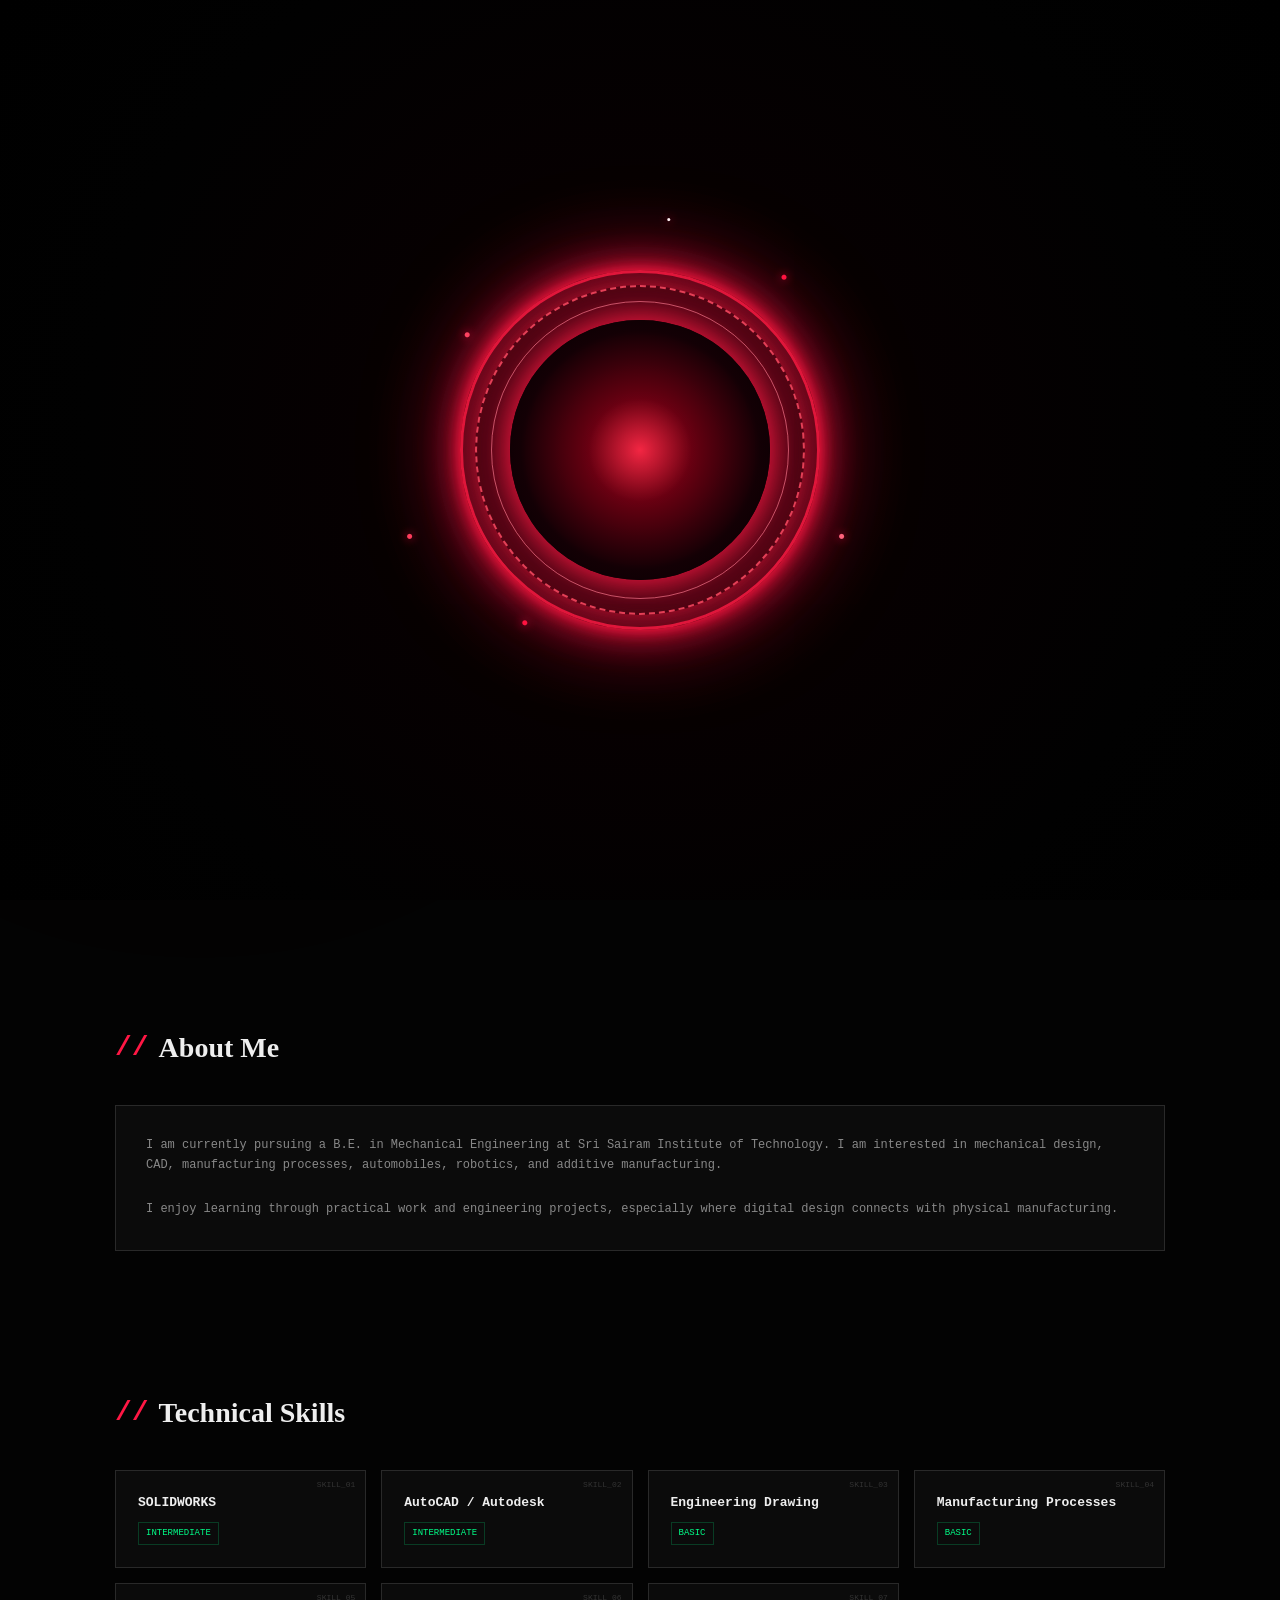
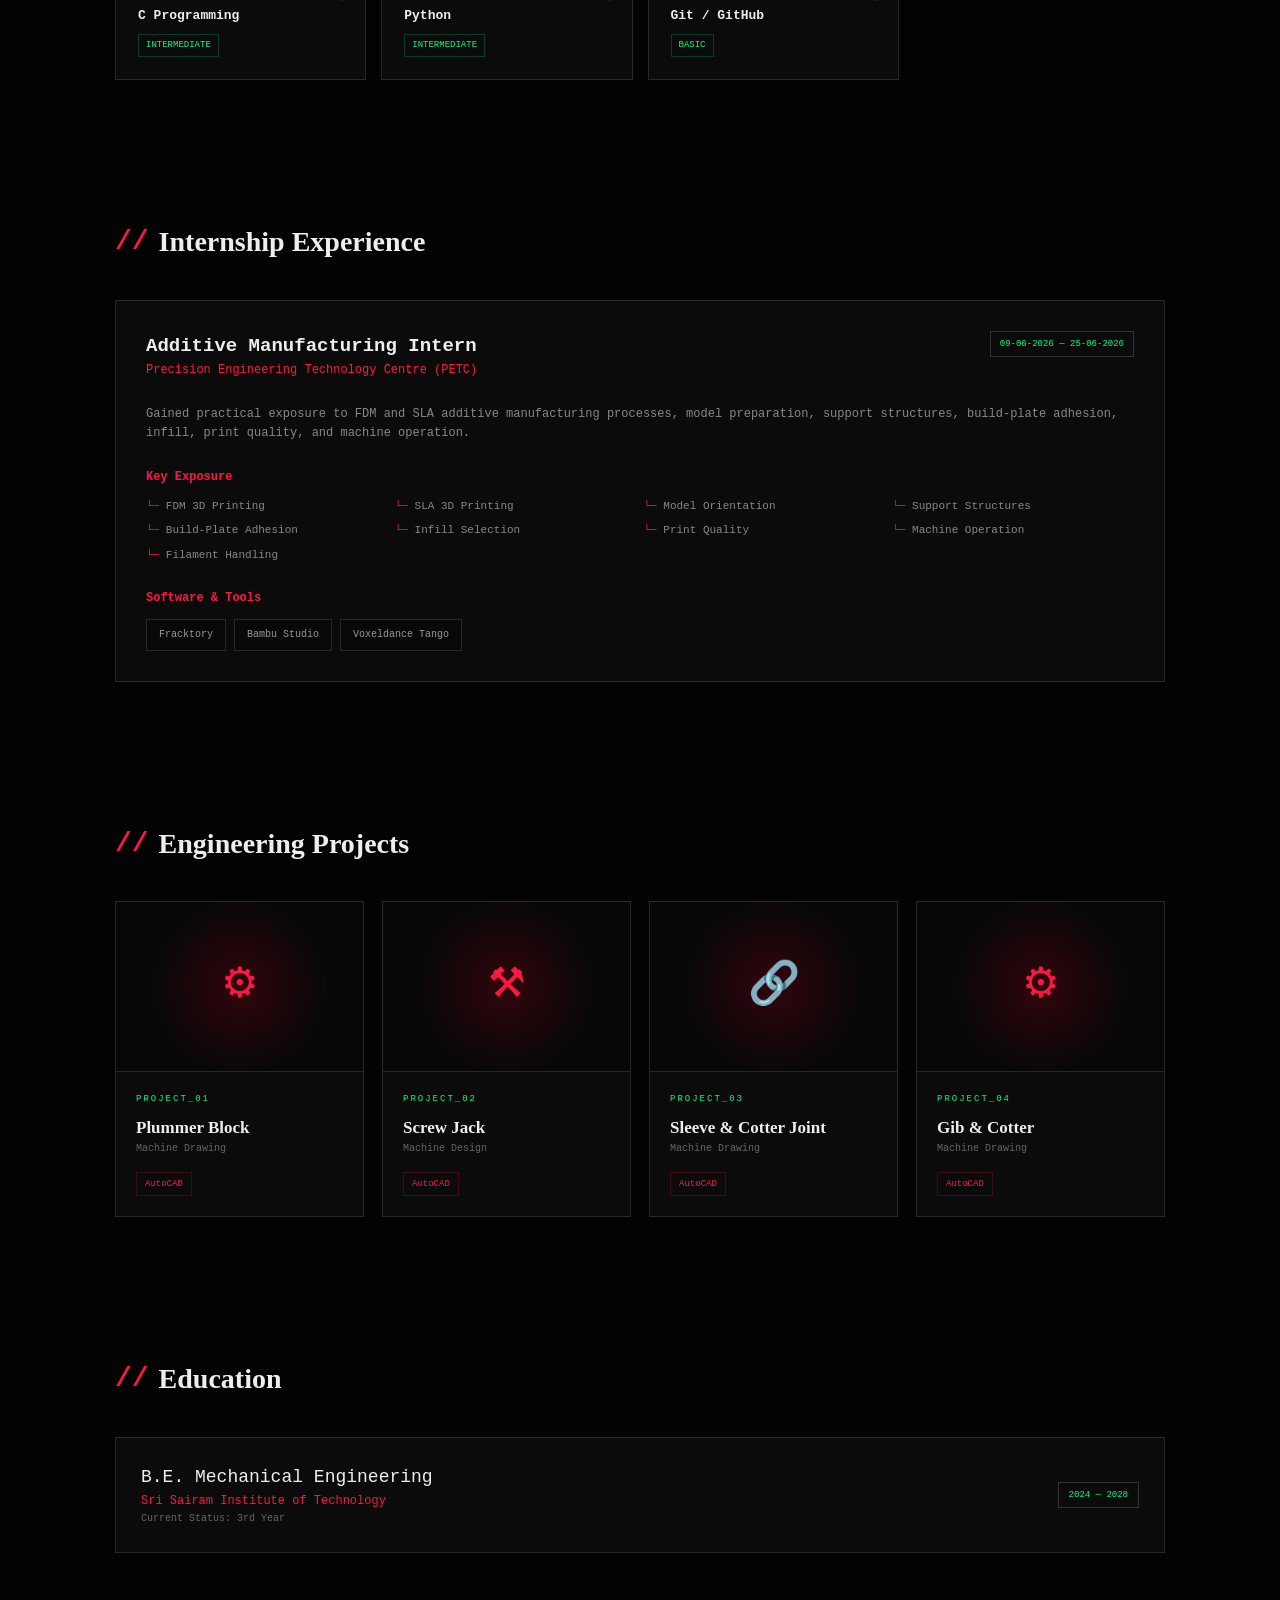
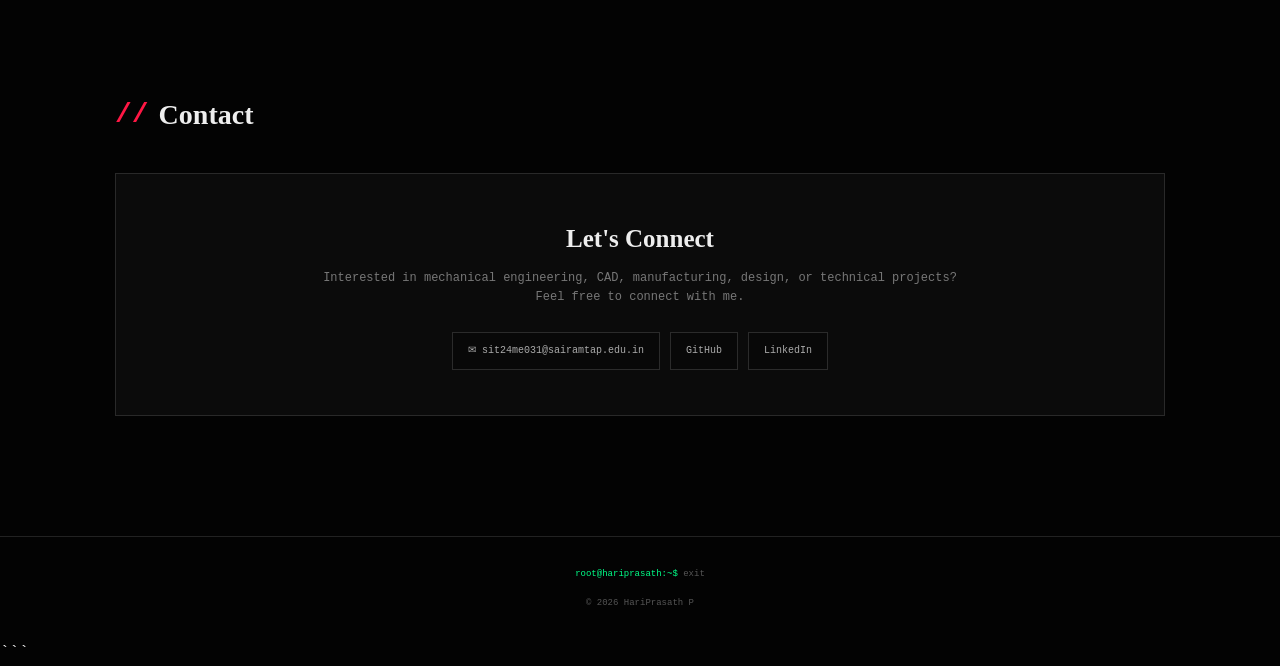
<file: Task-2-Portfolio/index.html>
```html
<!doctype html>
<html lang="en">
  <head>
    <meta charset="UTF-8" />

    <meta
      name="viewport"
      content="width=device-width, initial-scale=1.0, viewport-fit=cover"
    />

    <meta
      name="description"
      content="HariPrasath P - Mechanical Engineering Student Portfolio"
    />

    <title>HariPrasath P | Mechanical Engineering</title>

    <style>
      /* =================================================
           GLOBAL RESET
           ================================================= */

      * {
        margin: 0;
        padding: 0;
        box-sizing: border-box;
      }

      html {
        scroll-behavior: smooth;
        scroll-padding-top: 80px;
      }

      body {
        background: #030303;
        color: #eeeeee;

        font-family: "Courier New", monospace;

        line-height: 1.6;

        overflow-x: hidden;
      }

      :root {
        --bg: #030303;

        --panel: #0b0b0b;

        --panel2: #101010;

        --red: #ff1744;

        --dark-red: #8b001d;

        --green: #00ff88;

        --white: #eeeeee;

        --gray: #888888;

        --border: #292929;
      }

      /* =================================================
           BACKGROUND
           ================================================= */

      body::before {
        content: "";

        position: fixed;

        inset: 0;

        z-index: -2;

        pointer-events: none;

        background-image:
          linear-gradient(rgba(255, 255, 255, 0.015) 1px, transparent 1px),
          linear-gradient(
            90deg,
            rgba(255, 255, 255, 0.015) 1px,
            transparent 1px
          );

        background-size: 40px 40px;
      }

      body::after {
        content: "";

        position: fixed;

        inset: 0;

        z-index: 9999;

        pointer-events: none;

        background: repeating-linear-gradient(
          0deg,
          rgba(255, 255, 255, 0.015),
          rgba(255, 255, 255, 0.015) 1px,
          transparent 1px,
          transparent 4px
        );

        opacity: 0.15;
      }

      /* =================================================
           COMMON
           ================================================= */

      .container {
        width: min(1100px, 100%);

        margin: auto;

        padding: 0 25px;
      }

      section {
        padding: 100px 0 40px;
      }

      a {
        color: inherit;
      }

      h1,
      h2,
      h3 {
        font-family: Georgia, "Times New Roman", serif;
      }

      .reveal {
        opacity: 0;

        transform: translateY(25px);

        transition:
          opacity 0.7s ease,
          transform 0.7s ease;
      }

      .reveal.show {
        opacity: 1;

        transform: translateY(0);
      }

      /* =================================================
           CINEMATIC PORTAL OPENING
           ================================================= */

      #bootScreen {
        position: fixed;

        inset: 0;

        z-index: 10000;

        display: flex;

        align-items: center;

        justify-content: center;

        overflow: hidden;

        background: radial-gradient(
          circle at center,
          #180008 0%,
          #060001 35%,
          #010101 70%,
          #000000 100%
        );

        opacity: 1;

        visibility: visible;

        transition:
          opacity 1s ease,
          visibility 1s ease;
      }

      #bootScreen.hide {
        opacity: 0;

        visibility: hidden;

        pointer-events: none;
      }

      /* PORTAL */

      .portal {
        position: relative;

        width: min(42vw, 360px);

        height: min(42vw, 360px);

        min-width: 210px;

        min-height: 210px;

        border-radius: 50%;

        display: flex;

        align-items: center;

        justify-content: center;

        animation:
          portalAppear 1.4s ease-out forwards,
          portalFloat 3s ease-in-out 1.4s infinite;
      }

      /* OUTER RING */

      .portal-ring {
        position: absolute;

        inset: 0;

        border-radius: 50%;

        border: 3px solid rgba(255, 30, 70, 0.85);

        box-shadow:
          0 0 15px #ff1744,
          0 0 40px rgba(255, 23, 68, 0.8),
          0 0 90px rgba(255, 23, 68, 0.5),
          inset 0 0 35px rgba(255, 23, 68, 0.5);

        animation: portalRotate 7s linear infinite;
      }

      /* SECOND RING */

      .portal-ring::before {
        content: "";

        position: absolute;

        inset: 12px;

        border-radius: 50%;

        border: 2px dashed rgba(255, 90, 110, 0.85);

        box-shadow: 0 0 20px rgba(255, 23, 68, 0.7);

        animation: portalRotateReverse 4s linear infinite;
      }

      /* INNER RING */

      .portal-ring::after {
        content: "";

        position: absolute;

        inset: 28px;

        border-radius: 50%;

        border: 1px solid rgba(255, 180, 190, 0.65);

        animation: portalPulse 1.8s ease-in-out infinite;
      }

      /* PORTAL CORE */

      .portal-core {
        position: absolute;

        width: 72%;

        height: 72%;

        border-radius: 50%;

        background: radial-gradient(
          circle,
          rgba(255, 40, 70, 0.95) 0%,

          rgba(120, 0, 20, 0.85) 28%,

          rgba(20, 0, 5, 0.95) 65%,

          #000000 100%
        );

        box-shadow:
          0 0 30px rgba(255, 23, 68, 0.9),
          0 0 80px rgba(255, 23, 68, 0.7),
          0 0 150px rgba(255, 23, 68, 0.4);

        animation: corePulse 1.5s ease-in-out infinite;
      }

      /* PARTICLES */

      .portal-particles {
        position: absolute;

        inset: -30%;

        border-radius: 50%;

        background:
          radial-gradient(circle at 20% 30%, #ff526d 0 2px, transparent 3px),
          radial-gradient(circle at 75% 20%, #ff1744 0 2px, transparent 3px),
          radial-gradient(circle at 85% 65%, #ff7187 0 2px, transparent 3px),
          radial-gradient(circle at 30% 80%, #ff1744 0 2px, transparent 3px),
          radial-gradient(circle at 55% 10%, #ffffff 0 1px, transparent 2px),
          radial-gradient(circle at 10% 65%, #ff405f 0 2px, transparent 3px);

        filter: drop-shadow(0 0 5px #ff1744);

        animation: particlesRotate 9s linear infinite;
      }

      /* ENERGY BURST */

      .portal-burst {
        position: absolute;

        width: 100%;

        height: 100%;

        border-radius: 50%;

        border: 1px solid rgba(255, 255, 255, 0.75);

        opacity: 0;

        animation: burst 1.2s ease-out 1.5s forwards;
      }

      /* PORTAL APPEAR */

      @keyframes portalAppear {
        0% {
          transform: scale(0) rotate(-90deg);

          opacity: 0;
        }

        45% {
          transform: scale(0.65) rotate(-25deg);

          opacity: 0.8;
        }

        75% {
          transform: scale(1.08) rotate(5deg);

          opacity: 1;
        }

        100% {
          transform: scale(1) rotate(0deg);

          opacity: 1;
        }
      }

      /* RING ROTATION */

      @keyframes portalRotate {
        from {
          transform: rotate(0deg);
        }

        to {
          transform: rotate(360deg);
        }
      }

      @keyframes portalRotateReverse {
        from {
          transform: rotate(360deg);
        }

        to {
          transform: rotate(0deg);
        }
      }

      /* INNER PULSE */

      @keyframes portalPulse {
        0%,
        100% {
          transform: scale(0.9);

          opacity: 0.4;
        }

        50% {
          transform: scale(1.05);

          opacity: 1;
        }
      }

      @keyframes corePulse {
        0%,
        100% {
          transform: scale(0.9);

          opacity: 0.75;
        }

        50% {
          transform: scale(1.08);

          opacity: 1;
        }
      }

      @keyframes particlesRotate {
        from {
          transform: rotate(0deg) scale(1);
        }

        to {
          transform: rotate(360deg) scale(1.05);
        }
      }

      @keyframes portalFloat {
        0%,
        100% {
          transform: translateY(0);
        }

        50% {
          transform: translateY(-8px);
        }
      }

      @keyframes burst {
        0% {
          transform: scale(0.6);

          opacity: 1;
        }

        100% {
          transform: scale(1.8);

          opacity: 0;
        }
      }

      /* =================================================
           NAVIGATION
           ================================================= */

      header {
        position: fixed;

        top: 0;

        left: 0;

        width: 100%;

        z-index: 1000;

        background: rgba(3, 3, 3, 0.94);

        backdrop-filter: blur(12px);

        border-bottom: 1px solid rgba(255, 23, 68, 0.25);
      }

      .nav {
        min-height: 70px;

        display: flex;

        align-items: center;

        justify-content: space-between;
      }

      .logo {
        text-decoration: none;

        font-family: Georgia, "Times New Roman", serif;

        font-size: 22px;

        font-weight: bold;
      }

      .logo span {
        color: var(--red);
      }

      .nav-links {
        display: flex;

        align-items: center;

        list-style: none;

        gap: 24px;
      }

      .nav-links a {
        text-decoration: none;

        color: #888;

        font-size: 12px;

        transition: 0.25s;
      }

      .nav-links a:hover,
      .nav-links a.active {
        color: var(--red);
      }

      .nav-links a.active::before {
        content: "> ";

        color: var(--red);
      }

      .menu-btn {
        display: none;

        border: 1px solid #333;

        background: #080808;

        color: var(--red);

        padding: 8px 12px;

        font-size: 20px;

        cursor: pointer;
      }

      /* =================================================
           HERO
           ================================================= */

      .hero {
        min-height: 100svh;

        display: flex;

        align-items: center;

        padding-top: 100px;

        position: relative;
      }

      .hero-glow {
        position: absolute;

        width: 400px;

        height: 400px;

        border-radius: 50%;

        background: var(--red);

        filter: blur(180px);

        opacity: 0.06;

        pointer-events: none;
      }

      .status {
        display: inline-flex;

        align-items: center;

        gap: 8px;

        padding: 6px 12px;

        color: var(--green);

        border: 1px solid rgba(0, 255, 136, 0.25);

        font-size: 10px;

        margin-bottom: 25px;
      }

      .status-dot {
        width: 6px;

        height: 6px;

        border-radius: 50%;

        background: var(--green);

        box-shadow: 0 0 10px var(--green);

        animation: blink 1.2s infinite;
      }

      @keyframes blink {
        50% {
          opacity: 0.2;
        }
      }

      .terminal-command {
        color: #555;

        font-size: 13px;

        margin-bottom: 12px;
      }

      .hero h1 {
        font-size: clamp(45px, 8vw, 90px);

        line-height: 1;

        margin-bottom: 20px;

        letter-spacing: 2px;
      }

      .hero h1 span {
        color: var(--red);

        text-shadow: 0 0 25px rgba(255, 23, 68, 0.4);
      }

      .hero h2 {
        color: #888;

        font-family: "Courier New", monospace;

        font-size: clamp(15px, 2vw, 20px);

        font-weight: normal;

        margin-bottom: 25px;
      }

      .hero h2::before {
        content: "[ ";

        color: var(--green);
      }

      .hero h2::after {
        content: " ]";

        color: var(--green);
      }

      .hero-description {
        max-width: 750px;

        color: #999;

        font-size: 14px;

        line-height: 2;

        margin-bottom: 20px;
      }

      .hero-description::before {
        content: "> ";

        color: var(--red);
      }

      .system-info {
        display: flex;

        flex-wrap: wrap;

        gap: 12px;

        color: #555;

        font-size: 10px;

        margin-bottom: 30px;
      }

      .online {
        color: var(--green);
      }

      /* =================================================
           BUTTONS
           ================================================= */

      .buttons {
        display: flex;

        flex-wrap: wrap;

        gap: 10px;
      }

      .btn {
        display: inline-flex;

        align-items: center;

        justify-content: center;

        padding: 12px 20px;

        text-decoration: none;

        font-family: inherit;

        font-size: 11px;

        border: 1px solid #333;

        transition: 0.25s;
      }

      .btn-primary {
        color: white;

        background: #8b001d;

        border-color: var(--red);
      }

      .btn-primary:hover {
        background: var(--red);

        transform: translateY(-3px);

        box-shadow: 0 0 25px rgba(255, 23, 68, 0.35);
      }

      .btn-secondary {
        color: #aaa;

        background: transparent;
      }

      .btn-secondary:hover {
        color: var(--red);

        border-color: var(--red);

        transform: translateY(-3px);
      }

      /* =================================================
           TAGS
           ================================================= */

      .interests {
        margin-top: 45px;
      }

      .interest-tags {
        display: flex;

        flex-wrap: wrap;

        gap: 8px;
      }

      .tag {
        display: inline-block;

        padding: 7px 12px;

        background: #080808;

        border: 1px solid #292929;

        color: #999;

        font-size: 10px;

        transition: 0.25s;
      }

      .tag:hover {
        color: var(--red);

        border-color: var(--red);
      }

      /* =================================================
           SECTION TITLES
           ================================================= */

      .section-title {
        display: flex;

        align-items: center;

        gap: 10px;

        font-size: 28px;

        margin-bottom: 35px;
      }

      .section-title::before {
        content: "//";

        color: var(--red);

        font-family: monospace;
      }

      /* =================================================
           CARDS
           ================================================= */

      .card,
      .skill-card,
      .experience-card,
      .project-card,
      .education-card,
      .contact-box {
        background: var(--panel);

        border: 1px solid var(--border);

        transition: 0.3s;
      }

      .card:hover,
      .skill-card:hover,
      .experience-card:hover,
      .project-card:hover,
      .education-card:hover {
        border-color: var(--red);
      }

      /* =================================================
           SKILLS
           ================================================= */

      .skills-grid {
        display: grid;

        grid-template-columns: repeat(auto-fit, minmax(230px, 1fr));

        gap: 15px;
      }

      .skill-card {
        position: relative;

        padding: 22px;
      }

      .skill-code {
        position: absolute;

        top: 8px;

        right: 10px;

        color: #333;

        font-size: 8px;
      }

      .skill-name {
        font-size: 13px;

        font-weight: bold;

        margin-bottom: 8px;
      }

      .skill-level {
        display: inline-block;

        padding: 3px 7px;

        color: var(--green);

        border: 1px solid rgba(0, 255, 136, 0.2);

        font-size: 9px;
      }

      /* =================================================
           EXPERIENCE
           ================================================= */

      .experience-card {
        padding: 30px;
      }

      .experience-header {
        display: flex;

        align-items: flex-start;

        justify-content: space-between;

        gap: 20px;

        margin-bottom: 25px;
      }

      .experience-title {
        font-size: 19px;

        font-weight: bold;
      }

      .company {
        color: var(--red);

        font-size: 12px;
      }

      .date {
        color: var(--green);

        border: 1px solid #333;

        padding: 5px 9px;

        font-size: 9px;

        white-space: nowrap;
      }

      .experience-card p {
        color: #888;

        font-size: 12px;
      }

      .experience-card h4 {
        color: var(--red);

        margin: 25px 0 10px;

        font-size: 12px;
      }

      .bullet-list {
        list-style: none;

        display: grid;

        grid-template-columns: repeat(auto-fit, minmax(220px, 1fr));

        gap: 7px;
      }

      .bullet-list li {
        color: #888;

        font-size: 11px;
      }

      .bullet-list li::before {
        content: "└─ ";

        color: var(--red);
      }

      /* =================================================
           PROJECTS
           ================================================= */

      .projects-grid {
        display: grid;

        grid-template-columns: repeat(auto-fit, minmax(230px, 1fr));

        gap: 18px;
      }

      .project-card {
        overflow: hidden;
      }

      .project-image {
        height: 170px;

        display: flex;

        align-items: center;

        justify-content: center;

        background:
          radial-gradient(circle, rgba(176, 0, 32, 0.25), transparent 60%),
          #070707;

        border-bottom: 1px solid #272727;

        color: var(--red);

        font-size: 42px;
      }

      .project-content {
        padding: 20px;
      }

      .project-number {
        color: var(--green);

        font-size: 9px;

        letter-spacing: 2px;

        margin-bottom: 7px;
      }

      .project-content h3 {
        font-size: 17px;
      }

      .project-category {
        color: #666;

        font-size: 10px;

        margin-bottom: 15px;
      }

      .project-tools {
        display: inline-block;

        color: var(--red);

        border: 1px solid rgba(255, 23, 68, 0.2);

        padding: 4px 8px;

        font-size: 9px;
      }

      /* =================================================
           EDUCATION
           ================================================= */

      .education-card {
        display: flex;

        align-items: center;

        justify-content: space-between;

        gap: 20px;

        padding: 25px;
      }

      .degree {
        font-size: 18px;
      }

      .college {
        color: var(--red);

        font-size: 12px;
      }

      .education-info {
        color: #666;

        font-size: 10px;
      }

      .education-year {
        color: var(--green);

        border: 1px solid #333;

        padding: 5px 10px;

        font-size: 9px;

        white-space: nowrap;
      }

      /* =================================================
           CONTACT
           ================================================= */

      .contact-box {
        padding: 45px 30px;

        text-align: center;
      }

      .contact-box h3 {
        font-size: 25px;

        margin-bottom: 10px;
      }

      .contact-box p {
        max-width: 650px;

        margin: auto;

        color: #777;

        font-size: 12px;
      }

      .contact-links {
        display: flex;

        justify-content: center;

        flex-wrap: wrap;

        gap: 10px;

        margin-top: 25px;
      }

      .contact-link {
        text-decoration: none;

        color: #aaa;

        border: 1px solid #2b2b2b;

        background: #080808;

        padding: 10px 15px;

        font-size: 10px;

        transition: 0.25s;
      }

      .contact-link:hover {
        color: var(--red);

        border-color: var(--red);
      }

      /* =================================================
           FOOTER
           ================================================= */

      footer {
        margin-top: 80px;

        padding: 30px;

        text-align: center;

        border-top: 1px solid #222;

        color: #555;

        font-size: 9px;
      }

      footer .green {
        color: var(--green);
      }

      /* =================================================
           TABLET
           ================================================= */

      @media (max-width: 900px) {
        .nav-links {
          gap: 14px;
        }

        .nav-links a {
          font-size: 10px;
        }

        .hero h1 {
          font-size: 65px;
        }

        .skills-grid,
        .projects-grid {
          grid-template-columns: repeat(2, minmax(0, 1fr));
        }
      }

      /* =================================================
           ANDROID / MOBILE
           ================================================= */

      @media (max-width: 700px) {
        .container {
          padding: 0 18px;
        }

        section {
          padding: 80px 0 25px;
        }

        /* MOBILE NAV */

        .menu-btn {
          display: block;
        }

        .nav-links {
          position: absolute;

          top: 70px;

          left: 0;

          width: 100%;

          display: none;

          flex-direction: column;

          gap: 0;

          background: rgba(5, 5, 5, 0.98);

          border-bottom: 1px solid var(--border);

          max-height: calc(100svh - 70px);

          overflow-y: auto;
        }

        .nav-links.open {
          display: flex;
        }

        .nav-links li {
          width: 100%;

          border-bottom: 1px solid #171717;
        }

        .nav-links a {
          display: block;

          width: 100%;

          padding: 15px 20px;

          font-size: 12px;
        }

        /* HERO */

        .hero {
          min-height: 100svh;

          padding-top: 110px;
        }

        .hero h1 {
          font-size: clamp(40px, 13vw, 58px);

          letter-spacing: 0;
        }

        .hero h2 {
          font-size: 14px;
        }

        .hero-description {
          font-size: 12px;

          line-height: 1.9;
        }

        /* BUTTONS */

        .buttons {
          display: grid;

          grid-template-columns: 1fr;

          width: 100%;
        }

        .btn {
          width: 100%;

          min-height: 46px;
        }

        /* GRID */

        .skills-grid,
        .projects-grid {
          grid-template-columns: 1fr;
        }

        /* EXPERIENCE */

        .experience-card {
          padding: 20px;
        }

        .experience-header {
          flex-direction: column;
        }

        .date {
          white-space: normal;
        }

        .bullet-list {
          grid-template-columns: 1fr;
        }

        /* PROJECT */

        .project-image {
          height: 145px;
        }

        /* EDUCATION */

        .education-card {
          flex-direction: column;

          align-items: flex-start;
        }

        .education-year {
          white-space: normal;
        }

        /* CONTACT */

        .contact-box {
          padding: 30px 18px;
        }

        .contact-links {
          flex-direction: column;
        }

        .contact-link {
          width: 100%;

          min-height: 44px;

          display: flex;

          justify-content: center;

          align-items: center;
        }
      }

      /* =================================================
           SMALL ANDROID
           ================================================= */

      @media (max-width: 400px) {
        .container {
          padding: 0 14px;
        }

        .hero h1 {
          font-size: 38px;
        }

        .hero h2 {
          font-size: 12px;
        }

        .section-title {
          font-size: 21px;
        }

        .experience-title {
          font-size: 16px;
        }

        .project-content h3 {
          font-size: 15px;
        }
      }

      /* =================================================
           ANDROID LANDSCAPE
           ================================================= */

      @media (max-height: 500px) and (orientation: landscape) {
        .hero {
          min-height: auto;

          padding-top: 110px;

          padding-bottom: 80px;
        }

        .hero h1 {
          font-size: 45px;
        }

        .nav-links {
          max-height: 80vh;
        }
      }

      /* =================================================
           TOUCH DEVICES
           ================================================= */

      @media (hover: none) {
        .btn:hover,
        .tag:hover,
        .skill-card:hover,
        .project-card:hover,
        .experience-card:hover,
        .education-card:hover {
          transform: none;
        }

        .btn,
        .contact-link,
        .nav-links a,
        .menu-btn {
          -webkit-tap-highlight-color: transparent;
        }
      }

      /* =================================================
           REDUCED MOTION
           ================================================= */

      @media (prefers-reduced-motion: reduce) {
        html {
          scroll-behavior: auto;
        }

        *,
        *::before,
        *::after {
          animation-duration: 0.01ms !important;

          animation-iteration-count: 1 !important;

          transition-duration: 0.01ms !important;
        }
      }
    </style>
  </head>

  <body>
    <!-- =================================================
         CINEMATIC PORTAL OPENING
         ================================================= -->

    <div id="bootScreen">
      <div class="portal">
        <div class="portal-particles"></div>

        <div class="portal-ring"></div>

        <div class="portal-core"></div>

        <div class="portal-burst"></div>
      </div>
    </div>

    <!-- =================================================
         NAVIGATION
         ================================================= -->

    <header>
      <div class="container nav">
        <a href="#home" class="logo"> HariPrasath<span>.</span> </a>

        <button
          class="menu-btn"
          id="menuBtn"
          type="button"
          aria-label="Open navigation menu"
          aria-expanded="false"
        >
          ☰
        </button>

        <ul class="nav-links" id="navLinks">
          <li>
            <a href="#home" class="active"> Home </a>
          </li>

          <li>
            <a href="#about"> About </a>
          </li>

          <li>
            <a href="#skills"> Skills </a>
          </li>

          <li>
            <a href="#experience"> Experience </a>
          </li>

          <li>
            <a href="#projects"> Projects </a>
          </li>

          <li>
            <a href="#education"> Education </a>
          </li>

          <li>
            <a href="#contact"> Contact </a>
          </li>
        </ul>
      </div>
    </header>

    <!-- =================================================
         MAIN
         ================================================= -->

    <main>
      <!-- =================================================
             HERO
             ================================================= -->

      <section class="hero" id="home">
        <div class="hero-glow" id="heroGlow"></div>

        <div class="container">
          <div class="status">
            <span class="status-dot"></span>

            SYSTEM ONLINE
          </div>

          <div class="terminal-command" id="terminalCommand"></div>

          <h1>
            HariPrasath
            <span>P</span>
          </h1>

          <h2>Mechanical Engineering Student</h2>

          <p class="hero-description">
            I am a third-year Mechanical Engineering student with a strong
            interest in mechanical design, CAD, manufacturing, automobiles,
            robotics, and additive manufacturing.
          </p>

          <div class="system-info">
            <span class="online"> ● ONLINE </span>

            <span>|</span>

            <span> MODE: ENGINEERING </span>

            <span>|</span>

            <span> STATUS: 3RD YEAR </span>
          </div>

          <div class="buttons">
            <a
              href="mailto:sit24me031@sairamtap.edu.in"
              class="btn btn-primary"
            >
              ✉ Contact Me
            </a>

            <a
              href="https://github.com/Harry13181/Portfolio"
              target="_blank"
              rel="noopener noreferrer"
              class="btn btn-secondary"
            >
              GitHub
            </a>

            <a
              href="https://www.linkedin.com/in/hari-prasath-p-bb4b11404"
              target="_blank"
              rel="noopener noreferrer"
              class="btn btn-secondary"
            >
              LinkedIn
            </a>
          </div>

          <div class="interests">
            <div class="terminal-command">$ cat interests.txt</div>

            <div class="interest-tags">
              <span class="tag"> CAD </span>

              <span class="tag"> Mechanical Design </span>

              <span class="tag"> Manufacturing </span>

              <span class="tag"> Automobiles </span>

              <span class="tag"> Robotics </span>

              <span class="tag"> 3D Printing </span>

              <span class="tag"> Engineering Design </span>
            </div>
          </div>
        </div>
      </section>

      <!-- =================================================
             ABOUT
             ================================================= -->

      <section id="about">
        <div class="container reveal">
          <h2 class="section-title">About Me</h2>

          <div class="experience-card">
            <p>
              I am currently pursuing a B.E. in Mechanical Engineering at Sri
              Sairam Institute of Technology. I am interested in mechanical
              design, CAD, manufacturing processes, automobiles, robotics, and
              additive manufacturing.
            </p>

            <br />

            <p>
              I enjoy learning through practical work and engineering projects,
              especially where digital design connects with physical
              manufacturing.
            </p>
          </div>
        </div>
      </section>

      <!-- =================================================
             SKILLS
             ================================================= -->

      <section id="skills">
        <div class="container">
          <h2 class="section-title">Technical Skills</h2>

          <div class="skills-grid">
            <div class="skill-card reveal">
              <span class="skill-code"> SKILL_01 </span>

              <div class="skill-name">SOLIDWORKS</div>

              <span class="skill-level"> INTERMEDIATE </span>
            </div>

            <div class="skill-card reveal">
              <span class="skill-code"> SKILL_02 </span>

              <div class="skill-name">AutoCAD / Autodesk</div>

              <span class="skill-level"> INTERMEDIATE </span>
            </div>

            <div class="skill-card reveal">
              <span class="skill-code"> SKILL_03 </span>

              <div class="skill-name">Engineering Drawing</div>

              <span class="skill-level"> BASIC </span>
            </div>

            <div class="skill-card reveal">
              <span class="skill-code"> SKILL_04 </span>

              <div class="skill-name">Manufacturing Processes</div>

              <span class="skill-level"> BASIC </span>
            </div>

            <div class="skill-card reveal">
              <span class="skill-code"> SKILL_05 </span>

              <div class="skill-name">C Programming</div>

              <span class="skill-level"> INTERMEDIATE </span>
            </div>

            <div class="skill-card reveal">
              <span class="skill-code"> SKILL_06 </span>

              <div class="skill-name">Python</div>

              <span class="skill-level"> INTERMEDIATE </span>
            </div>

            <div class="skill-card reveal">
              <span class="skill-code"> SKILL_07 </span>

              <div class="skill-name">Git / GitHub</div>

              <span class="skill-level"> BASIC </span>
            </div>
          </div>
        </div>
      </section>

      <!-- =================================================
             EXPERIENCE
             ================================================= -->

      <section id="experience">
        <div class="container">
          <h2 class="section-title">Internship Experience</h2>

          <div class="experience-card reveal">
            <div class="experience-header">
              <div>
                <div class="experience-title">
                  Additive Manufacturing Intern
                </div>

                <div class="company">
                  Precision Engineering Technology Centre (PETC)
                </div>
              </div>

              <div class="date">09-06-2026 — 25-06-2026</div>
            </div>

            <p>
              Gained practical exposure to FDM and SLA additive manufacturing
              processes, model preparation, support structures, build-plate
              adhesion, infill, print quality, and machine operation.
            </p>

            <h4>Key Exposure</h4>

            <ul class="bullet-list">
              <li>FDM 3D Printing</li>

              <li>SLA 3D Printing</li>

              <li>Model Orientation</li>

              <li>Support Structures</li>

              <li>Build-Plate Adhesion</li>

              <li>Infill Selection</li>

              <li>Print Quality</li>

              <li>Machine Operation</li>

              <li>Filament Handling</li>
            </ul>

            <h4>Software & Tools</h4>

            <div class="interest-tags">
              <span class="tag"> Fracktory </span>

              <span class="tag"> Bambu Studio </span>

              <span class="tag"> Voxeldance Tango </span>
            </div>
          </div>
        </div>
      </section>

      <!-- =================================================
             PROJECTS
             ================================================= -->

      <section id="projects">
        <div class="container">
          <h2 class="section-title">Engineering Projects</h2>

          <div class="projects-grid">
            <article class="project-card reveal">
              <div class="project-image">⚙</div>

              <div class="project-content">
                <div class="project-number">PROJECT_01</div>

                <h3>Plummer Block</h3>

                <div class="project-category">Machine Drawing</div>

                <span class="project-tools"> AutoCAD </span>
              </div>
            </article>

            <article class="project-card reveal">
              <div class="project-image">⚒</div>

              <div class="project-content">
                <div class="project-number">PROJECT_02</div>

                <h3>Screw Jack</h3>

                <div class="project-category">Machine Design</div>

                <span class="project-tools"> AutoCAD </span>
              </div>
            </article>

            <article class="project-card reveal">
              <div class="project-image">🔗</div>

              <div class="project-content">
                <div class="project-number">PROJECT_03</div>

                <h3>Sleeve & Cotter Joint</h3>

                <div class="project-category">Machine Drawing</div>

                <span class="project-tools"> AutoCAD </span>
              </div>
            </article>

            <article class="project-card reveal">
              <div class="project-image">⚙</div>

              <div class="project-content">
                <div class="project-number">PROJECT_04</div>

                <h3>Gib & Cotter</h3>

                <div class="project-category">Machine Drawing</div>

                <span class="project-tools"> AutoCAD </span>
              </div>
            </article>
          </div>
        </div>
      </section>

      <!-- =================================================
             EDUCATION
             ================================================= -->

      <section id="education">
        <div class="container">
          <h2 class="section-title">Education</h2>

          <div class="education-card reveal">
            <div>
              <div class="degree">B.E. Mechanical Engineering</div>

              <div class="college">Sri Sairam Institute of Technology</div>

              <div class="education-info">Current Status: 3rd Year</div>
            </div>

            <div class="education-year">2024 — 2028</div>
          </div>
        </div>
      </section>

      <!-- =================================================
             CONTACT
             ================================================= -->

      <section id="contact">
        <div class="container reveal">
          <h2 class="section-title">Contact</h2>

          <div class="contact-box">
            <h3>Let's Connect</h3>

            <p>
              Interested in mechanical engineering, CAD, manufacturing, design,
              or technical projects? Feel free to connect with me.
            </p>

            <div class="contact-links">
              <a href="mailto:sit24me031@sairamtap.edu.in" class="contact-link">
                ✉ sit24me031@sairamtap.edu.in
              </a>

              <a
                href="https://github.com/Harry13181/Portfolio"
                target="_blank"
                rel="noopener noreferrer"
                class="contact-link"
              >
                GitHub
              </a>

              <a
                href="https://www.linkedin.com/in/hari-prasath-p-bb4b11404"
                target="_blank"
                rel="noopener noreferrer"
                class="contact-link"
              >
                LinkedIn
              </a>
            </div>
          </div>
        </div>
      </section>
    </main>

    <!-- =================================================
         FOOTER
         ================================================= -->

    <footer>
      <div>
        <span class="green"> root@hariprasath:~$ </span>

        exit
      </div>

      <br />

      © 2026 HariPrasath P
    </footer>

    <!-- =================================================
         JAVASCRIPT
         ================================================= -->

    <script>
      /* =================================================
           CINEMATIC PORTAL OPENING
           ================================================= */

      window.addEventListener("load", function () {
        const boot = document.getElementById("bootScreen");

        /*
                    Portal sequence:

                    0.0s  → Portal begins forming
                    1.4s  → Portal reaches full size
                    1.5s  → Energy burst
                    3.5s  → Portal disappears
                */

        setTimeout(function () {
          boot.classList.add("hide");
        }, 3500);
      });

      /* =================================================
           MOBILE MENU
           ================================================= */

      const menuBtn = document.getElementById("menuBtn");

      const navLinks = document.getElementById("navLinks");

      menuBtn.addEventListener("click", function () {
        const isOpen = navLinks.classList.toggle("open");

        menuBtn.setAttribute("aria-expanded", isOpen ? "true" : "false");

        menuBtn.textContent = isOpen ? "✕" : "☰";
      });

      /* =================================================
           CLOSE MOBILE MENU
           ================================================= */

      document.querySelectorAll(".nav-links a").forEach(function (link) {
        link.addEventListener("click", function () {
          navLinks.classList.remove("open");

          menuBtn.setAttribute("aria-expanded", "false");

          menuBtn.textContent = "☰";
        });
      });

      /* =================================================
           TERMINAL TYPING
           ================================================= */

      const terminal = document.getElementById("terminalCommand");

      const terminalText = "root@hariprasath:~$ whoami";

      let character = 0;

      function typeTerminal() {
        if (character < terminalText.length) {
          terminal.textContent += terminalText.charAt(character);

          character++;

          setTimeout(typeTerminal, 45);
        }
      }

      setTimeout(typeTerminal, 3600);

      /* =================================================
           SCROLL REVEAL
           ================================================= */

      const revealElements = document.querySelectorAll(".reveal");

      if ("IntersectionObserver" in window) {
        const revealObserver = new IntersectionObserver(
          function (entries) {
            entries.forEach(function (entry) {
              if (entry.isIntersecting) {
                entry.target.classList.add("show");

                revealObserver.unobserve(entry.target);
              }
            });
          },

          {
            threshold: 0.1,
          },
        );

        revealElements.forEach(function (element) {
          revealObserver.observe(element);
        });
      } else {
        revealElements.forEach(function (element) {
          element.classList.add("show");
        });
      }

      /* =================================================
           ACTIVE NAVIGATION
           ================================================= */

      const sections = document.querySelectorAll("section");

      const navigation = document.querySelectorAll(".nav-links a");

      function updateNavigation() {
        let currentSection = "home";

        sections.forEach(function (section) {
          const sectionTop = section.offsetTop - 180;

          if (window.scrollY >= sectionTop) {
            currentSection = section.id;
          }
        });

        navigation.forEach(function (link) {
          link.classList.remove("active");

          if (link.getAttribute("href") === "#" + currentSection) {
            link.classList.add("active");
          }
        });
      }

      window.addEventListener("scroll", updateNavigation, {
        passive: true,
      });

      /* =================================================
           DESKTOP MOUSE GLOW
           ================================================= */

      const glow = document.getElementById("heroGlow");

      const hasTouch = "ontouchstart" in window || navigator.maxTouchPoints > 0;

      if (!hasTouch) {
        document.addEventListener(
          "mousemove",
          function (event) {
            glow.style.left = event.clientX - 200 + "px";

            glow.style.top = event.clientY - 200 + "px";
          },
          {
            passive: true,
          },
        );
      }

      /* =================================================
           CONSOLE MESSAGE
           ================================================= */

      console.log(
        "%c HARI PRASATH // PORTFOLIO ",
        "color:#ff1744;font-size:18px;font-weight:bold;",
      );

      console.log("%c SYSTEM ONLINE ", "color:#00ff88;font-size:14px;");

      console.log(
        "%c Mechanical Engineering × CAD × Manufacturing ",
        "color:#888;font-size:12px;",
      );

      /* =================================================
           KEYBOARD EASTER EGG
           ================================================= */

      document.addEventListener("keydown", function (event) {
        if (event.key === "~") {
          console.log("ACCESSING ROOT TERMINAL...");
        }
      });
    </script>
  </body>
</html>
```
</file>
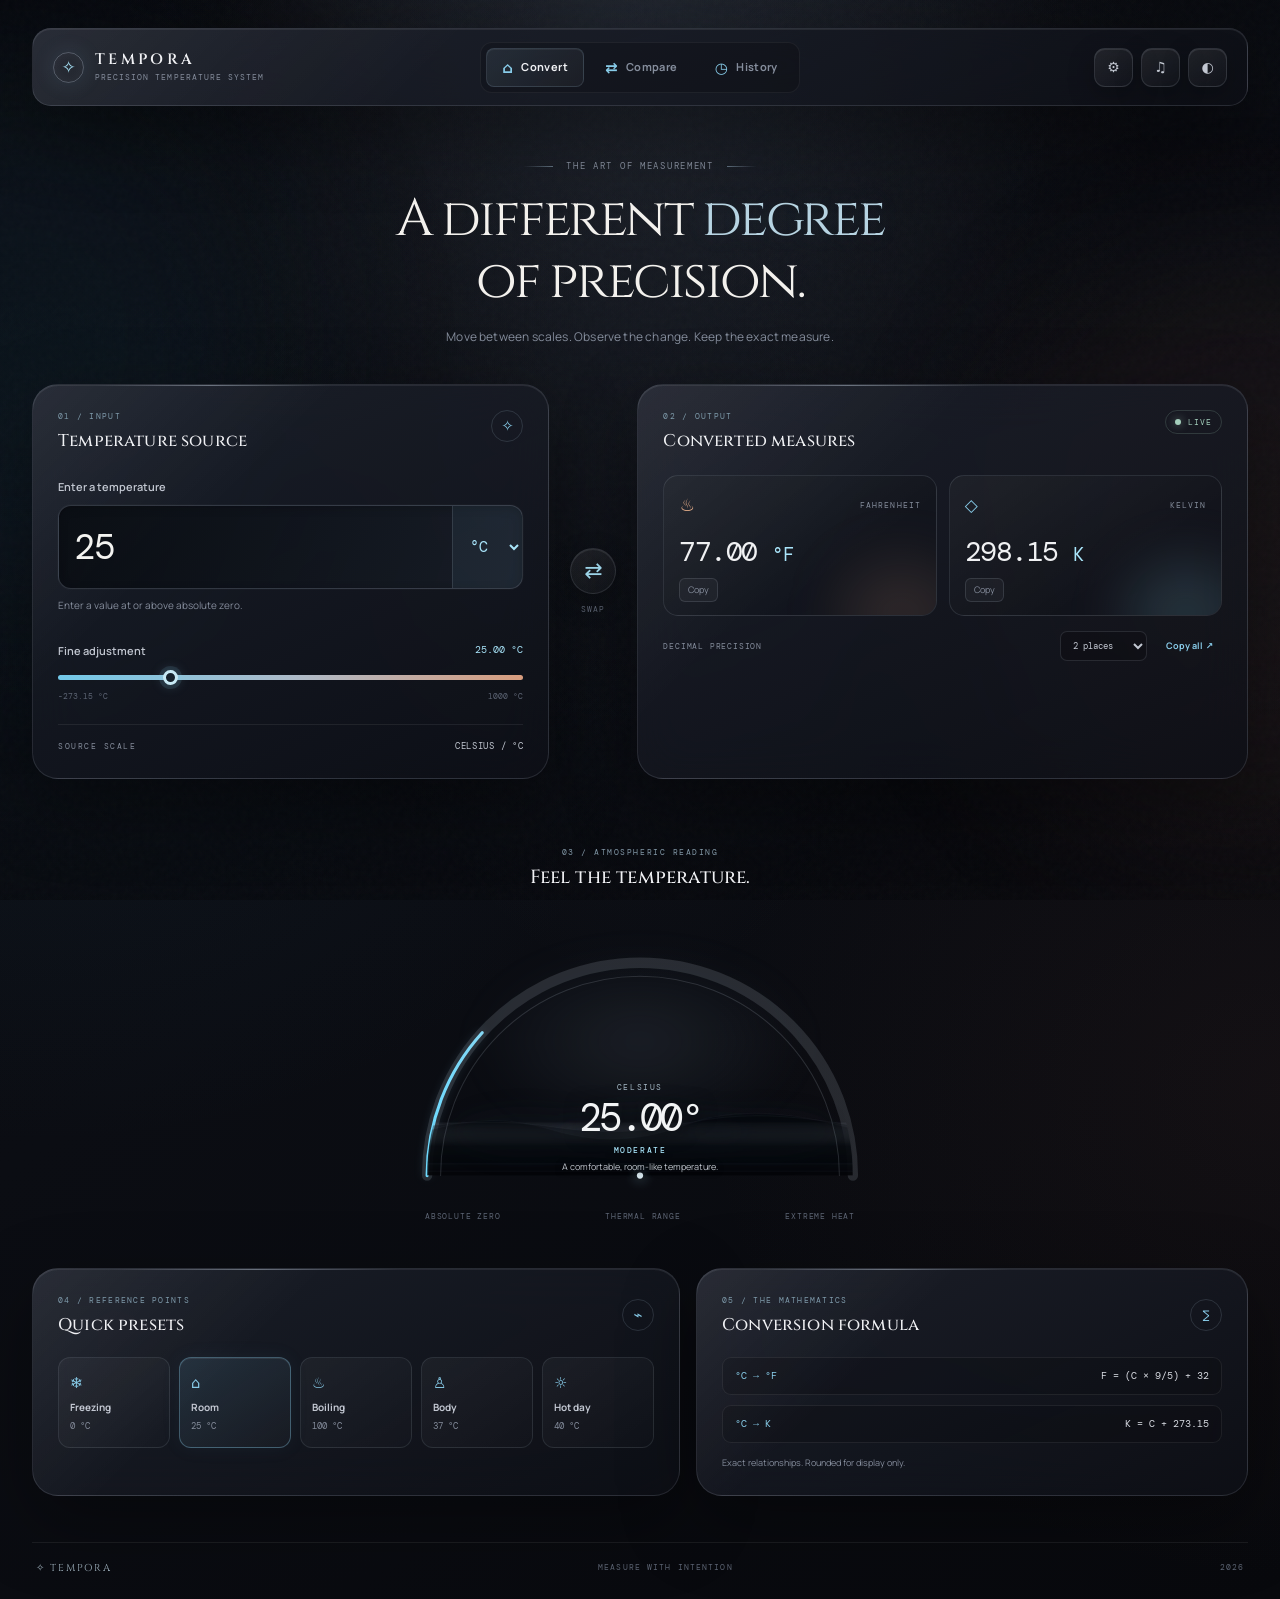
<file: Task-3-Temperature-Converter/index.html>
<!doctype html>
<html lang="en">
  <head>
    <meta charset="UTF-8" />
    <meta name="viewport" content="width=device-width, initial-scale=1.0" />
    <meta name="theme-color" content="#08090d" />
    <meta
      name="description"
      content="TEMPORA — a precision temperature conversion experience. Convert, compare, and explore temperatures through a gothic liquid-glass interface."
    />
    <meta name="color-scheme" content="dark" />
    <title>TEMPORA — Precision Temperature Conversion</title>
    <link rel="icon" href="assets/icons/favicon.svg" type="image/svg+xml" />
    <link rel="preconnect" href="https://fonts.googleapis.com" />
    <link rel="preconnect" href="https://fonts.gstatic.com" crossorigin />
    <link
      href="https://fonts.googleapis.com/css2?family=Cinzel:wght@400;500;600;700&family=DM+Mono:wght@400;500&family=Manrope:wght@400;500;600;700&display=swap"
      rel="stylesheet"
    />
    <link rel="stylesheet" href="css/style.css" />
    <link rel="stylesheet" href="css/animations.css" />
    <link rel="stylesheet" href="css/responsive.css" />
    <script src="js/converter.js" defer></script>
    <script src="js/history.js" defer></script>
    <script src="js/comparison.js" defer></script>
    <script src="js/sound.js" defer></script>
    <script src="js/interactions.js" defer></script>
    <script src="js/app.js" defer></script>
  </head>
  <body>
    <div class="ambient-scene" aria-hidden="true">
      <div class="ambient-scene__veil"></div>
      <div class="ambient-scene__orb ambient-scene__orb--one"></div>
      <div class="ambient-scene__orb ambient-scene__orb--two"></div>
      <div class="ambient-scene__grain"></div>
    </div>

    <a class="skip-link" href="#main-content">Skip to content</a>

    <div class="app-shell" id="app">
      <header class="topbar glass-panel" id="topbar">
        <a class="brand" href="#converter" aria-label="TEMPORA home">
          <span class="brand__sigil" aria-hidden="true">✧</span>
          <span class="brand__wordmark">TEMPORA</span>
          <span class="brand__caption">PRECISION TEMPERATURE SYSTEM</span>
        </a>

        <nav class="primary-nav" aria-label="Primary navigation">
          <button
            class="nav-link is-active"
            type="button"
            data-view="convert"
            aria-current="page"
          >
            <span class="nav-link__icon" aria-hidden="true">⌂</span
            ><span>Convert</span>
          </button>
          <button class="nav-link" type="button" data-view="compare">
            <span class="nav-link__icon" aria-hidden="true">⇄</span
            ><span>Compare</span>
          </button>
          <button class="nav-link" type="button" data-view="history">
            <span class="nav-link__icon" aria-hidden="true">◷</span
            ><span>History</span>
          </button>
        </nav>

        <div class="topbar__actions">
          <button
            class="icon-button"
            id="settings-open"
            type="button"
            aria-label="Open settings"
            aria-haspopup="dialog"
            aria-controls="settings-dialog"
            title="Settings"
          >
            ⚙
          </button>
          <button
            class="icon-button"
            id="sound-toggle"
            type="button"
            aria-label="Toggle interface sounds"
            aria-pressed="false"
            title="Sound off"
          >
            ♫
          </button>
          <button
            class="icon-button"
            id="motion-toggle"
            type="button"
            aria-label="Toggle reduced motion"
            aria-pressed="false"
            title="Motion settings"
          >
            ◐
          </button>
        </div>
      </header>

      <main id="main-content">
        <section
          class="view view--active"
          id="view-convert"
          data-view-panel="convert"
          aria-labelledby="page-title"
        >
          <div class="page-heading">
            <p class="eyebrow">
              <span class="eyebrow__line"></span> THE ART OF MEASUREMENT
              <span class="eyebrow__line"></span>
            </p>
            <h1 id="page-title">A different <em>degree</em> of precision.</h1>
            <p class="page-heading__description">
              Move between scales. Observe the change. Keep the exact measure.
            </p>
          </div>

          <div class="converter-layout">
            <section
              class="glass-panel input-panel"
              aria-labelledby="input-title"
            >
              <div class="panel-heading">
                <div>
                  <p class="panel-kicker">01 / INPUT</p>
                  <h2 id="input-title">Temperature source</h2>
                </div>
                <span class="panel-mark" aria-hidden="true">✧</span>
              </div>

              <label class="field-label" for="temperature-input"
                >Enter a temperature</label
              >
              <div class="temperature-field">
                <input
                  id="temperature-input"
                  name="temperature"
                  type="number"
                  inputmode="decimal"
                  step="any"
                  value="25"
                  autocomplete="off"
                  aria-describedby="input-hint input-error"
                />
                <label class="visually-hidden" for="input-unit"
                  >Input temperature unit</label
                >
                <select id="input-unit" name="input-unit">
                  <option value="C" selected>°C</option>
                  <option value="F">°F</option>
                  <option value="K">K</option>
                </select>
              </div>
              <p class="field-hint" id="input-hint">
                Enter a value at or above absolute zero.
              </p>
              <p class="field-error" id="input-error" role="alert" hidden></p>

              <div class="slider-block">
                <div class="slider-block__meta">
                  <label for="temperature-slider">Fine adjustment</label>
                  <output id="slider-output" for="temperature-slider"
                    >25 °C</output
                  >
                </div>
                <input
                  id="temperature-slider"
                  class="temperature-slider"
                  type="range"
                  min="-273.15"
                  max="1000"
                  step="0.01"
                  value="25"
                  aria-label="Adjust input temperature"
                />
                <div class="slider-block__scale">
                  <span id="slider-min">−273.15 °C</span
                  ><span id="slider-max">1000 °C</span>
                </div>
              </div>

              <div class="input-panel__footer">
                <span class="micro-label">SOURCE SCALE</span>
                <span class="source-unit" id="source-unit-label"
                  >CELSIUS / °C</span
                >
              </div>
            </section>

            <div class="swap-column">
              <button
                class="swap-button glass-control"
                id="swap-units"
                type="button"
                aria-label="Swap input and output units"
                title="Swap units"
              >
                <span aria-hidden="true">⇄</span>
              </button>
              <span class="swap-caption">SWAP</span>
            </div>

            <section
              class="glass-panel results-panel"
              aria-labelledby="results-title"
              aria-live="polite"
            >
              <div class="panel-heading">
                <div>
                  <p class="panel-kicker">02 / OUTPUT</p>
                  <h2 id="results-title">Converted measures</h2>
                </div>
                <span class="live-indicator"><span></span> LIVE</span>
              </div>

              <div class="result-grid">
                <article
                  class="result-card result-card--fahrenheit"
                  data-result-card="F"
                >
                  <div class="result-card__top">
                    <span class="result-card__symbol" aria-hidden="true">♨</span
                    ><span class="result-card__unit">FAHRENHEIT</span>
                  </div>
                  <p class="result-card__value" id="fahrenheit-result">
                    77.00 <span>°F</span>
                  </p>
                  <button
                    class="copy-button"
                    type="button"
                    data-copy-result="F"
                    aria-label="Copy Fahrenheit result"
                  >
                    Copy
                  </button>
                </article>
                <article
                  class="result-card result-card--kelvin"
                  data-result-card="K"
                >
                  <div class="result-card__top">
                    <span class="result-card__symbol" aria-hidden="true">◇</span
                    ><span class="result-card__unit">KELVIN</span>
                  </div>
                  <p class="result-card__value" id="kelvin-result">
                    298.15 <span>K</span>
                  </p>
                  <button
                    class="copy-button"
                    type="button"
                    data-copy-result="K"
                    aria-label="Copy Kelvin result"
                  >
                    Copy
                  </button>
                </article>
              </div>

              <div class="result-toolbar">
                <label for="precision-select">DECIMAL PRECISION</label>
                <select id="precision-select" name="precision">
                  <option value="0">0 places</option>
                  <option value="1">1 place</option>
                  <option value="2" selected>2 places</option>
                  <option value="3">3 places</option>
                  <option value="4">4 places</option>
                  <option value="6">6 places</option>
                </select>
                <button class="text-button" id="copy-all-results" type="button">
                  Copy all ↗
                </button>
              </div>
            </section>
          </div>

          <section class="gauge-section" aria-labelledby="gauge-title">
            <div class="gauge-heading">
              <p class="panel-kicker">03 / ATMOSPHERIC READING</p>
              <h2 id="gauge-title">Feel the temperature.</h2>
            </div>
            <div
              class="gauge-stage"
              id="temperature-gauge"
              data-regime="moderate"
            >
              <svg
                class="gauge-svg"
                viewBox="0 0 520 310"
                role="img"
                aria-labelledby="gauge-svg-title gauge-svg-desc"
              >
                <title id="gauge-svg-title">
                  Adaptive semicircular temperature gauge
                </title>
                <desc id="gauge-svg-desc">
                  A semicircular gauge with a bottom-up animated smoke fill
                  showing the relative temperature range.
                </desc>
                <defs>
                  <linearGradient
                    id="gauge-track-gradient"
                    x1="0"
                    y1="0"
                    x2="1"
                    y2="0"
                  >
                    <stop offset="0" stop-color="#6edbff" />
                    <stop offset="0.52" stop-color="#c7cbd4" />
                    <stop offset="1" stop-color="#f0a17d" />
                  </linearGradient>
                  <linearGradient
                    id="smoke-fill-gradient"
                    x1="0"
                    y1="1"
                    x2="0"
                    y2="0"
                  >
                    <stop offset="0" stop-color="#050609" stop-opacity="0.98" />
                    <stop
                      offset="0.55"
                      stop-color="#12151b"
                      stop-opacity="0.88"
                    />
                    <stop offset="1" stop-color="#8a929f" stop-opacity="0.08" />
                  </linearGradient>
                  <clipPath id="gauge-interior-clip">
                    <path d="M 55 275 A 205 205 0 0 1 465 275 L 55 275 Z" />
                  </clipPath>
                  <filter
                    id="smoke-blur"
                    x="-30%"
                    y="-30%"
                    width="160%"
                    height="160%"
                  >
                    <feGaussianBlur stdDeviation="10" />
                  </filter>
                </defs>
                <path
                  class="gauge-track"
                  d="M 55 275 A 205 205 0 0 1 465 275"
                  pathLength="100"
                />
                <path
                  class="gauge-progress"
                  id="gauge-progress"
                  d="M 55 275 A 205 205 0 0 1 465 275"
                  pathLength="100"
                />
                <g
                  clip-path="url(#gauge-interior-clip)"
                  class="smoke-container"
                  id="smoke-container"
                >
                  <rect
                    class="smoke-fill"
                    id="smoke-fill"
                    x="45"
                    y="275"
                    width="430"
                    height="0"
                    fill="url(#smoke-fill-gradient)"
                  />
                  <g
                    class="smoke-clouds"
                    id="smoke-clouds"
                    filter="url(#smoke-blur)"
                  >
                    <ellipse
                      class="smoke-cloud smoke-cloud--one"
                      cx="150"
                      cy="270"
                      rx="72"
                      ry="25"
                    />
                    <ellipse
                      class="smoke-cloud smoke-cloud--two"
                      cx="270"
                      cy="270"
                      rx="90"
                      ry="30"
                    />
                    <ellipse
                      class="smoke-cloud smoke-cloud--three"
                      cx="380"
                      cy="270"
                      rx="70"
                      ry="24"
                    />
                  </g>
                  <path
                    class="smoke-wave smoke-wave--back"
                    id="smoke-wave-back"
                    d="M 45 275 Q 110 250 175 270 T 305 265 T 475 272 L 475 310 L 45 310 Z"
                  />
                  <path
                    class="smoke-wave smoke-wave--front"
                    id="smoke-wave-front"
                    d="M 45 275 Q 115 265 180 275 T 310 270 T 475 275 L 475 310 L 45 310 Z"
                  />
                </g>
                <path
                  class="gauge-inner-edge"
                  d="M 68 275 A 192 192 0 0 1 452 275"
                />
                <circle class="gauge-center-point" cx="260" cy="275" r="3" />
              </svg>
              <div class="gauge-readout" aria-live="polite">
                <span class="gauge-readout__eyebrow" id="gauge-unit-label"
                  >CELSIUS</span
                >
                <strong id="gauge-temperature">25.00°</strong>
                <span class="gauge-readout__condition" id="gauge-condition"
                  >MODERATE</span
                >
                <span class="gauge-readout__note" id="gauge-note"
                  >A comfortable, room-like temperature.</span
                >
              </div>
            </div>
            <div class="gauge-scale">
              <span>ABSOLUTE ZERO</span><span>THERMAL RANGE</span
              ><span>EXTREME HEAT</span>
            </div>
          </section>

          <div class="lower-grid">
            <section
              class="glass-panel presets-panel"
              aria-labelledby="presets-title"
            >
              <div class="panel-heading panel-heading--compact">
                <div>
                  <p class="panel-kicker">04 / REFERENCE POINTS</p>
                  <h2 id="presets-title">Quick presets</h2>
                </div>
                <span class="panel-mark" aria-hidden="true">⌁</span>
              </div>
              <div class="preset-grid" id="preset-grid">
                <button
                  class="preset-card"
                  type="button"
                  data-preset="freezing"
                  data-celsius="0"
                >
                  <span aria-hidden="true">❄</span><strong>Freezing</strong
                  ><small>0 °C</small>
                </button>
                <button
                  class="preset-card is-selected"
                  type="button"
                  data-preset="room"
                  data-celsius="25"
                >
                  <span aria-hidden="true">⌂</span><strong>Room</strong
                  ><small>25 °C</small>
                </button>
                <button
                  class="preset-card"
                  type="button"
                  data-preset="boiling"
                  data-celsius="100"
                >
                  <span aria-hidden="true">♨</span><strong>Boiling</strong
                  ><small>100 °C</small>
                </button>
                <button
                  class="preset-card"
                  type="button"
                  data-preset="body"
                  data-celsius="37"
                >
                  <span aria-hidden="true">♙</span><strong>Body</strong
                  ><small>37 °C</small>
                </button>
                <button
                  class="preset-card"
                  type="button"
                  data-preset="hot-day"
                  data-celsius="40"
                >
                  <span aria-hidden="true">☼</span><strong>Hot day</strong
                  ><small>40 °C</small>
                </button>
              </div>
            </section>

            <section
              class="glass-panel formula-panel"
              aria-labelledby="formula-title"
            >
              <div class="panel-heading panel-heading--compact">
                <div>
                  <p class="panel-kicker">05 / THE MATHEMATICS</p>
                  <h2 id="formula-title">Conversion formula</h2>
                </div>
                <span class="panel-mark" aria-hidden="true">∑</span>
              </div>
              <div class="formula-list" id="formula-list">
                <p class="formula-row">
                  <span>°C → °F</span><code>F = (C × 9/5) + 32</code>
                </p>
                <p class="formula-row">
                  <span>°C → K</span><code>K = C + 273.15</code>
                </p>
              </div>
              <p class="formula-footnote">
                Exact relationships. Rounded for display only.
              </p>
            </section>
          </div>
        </section>

        <section
          class="view"
          id="view-compare"
          data-view-panel="compare"
          aria-labelledby="compare-title"
          hidden
        >
          <div class="page-heading page-heading--compact">
            <p class="eyebrow">
              <span class="eyebrow__line"></span> SIDE BY SIDE
              <span class="eyebrow__line"></span>
            </p>
            <h1 id="compare-title">Compare <em>perspectives.</em></h1>
            <p class="page-heading__description">
              Keep multiple temperatures in one clear frame.
            </p>
          </div>
          <section
            class="glass-panel compare-panel"
            aria-labelledby="compare-panel-title"
          >
            <div class="panel-heading">
              <div>
                <p class="panel-kicker">06 / COMPARISON TABLE</p>
                <h2 id="compare-panel-title">Temperature comparison</h2>
              </div>
              <button class="primary-button" id="comparison-add" type="button">
                ＋ Add entry
              </button>
            </div>
            <div class="table-scroll">
              <table class="data-table">
                <thead>
                  <tr>
                    <th scope="col">#</th>
                    <th scope="col">Input</th>
                    <th scope="col">Scale</th>
                    <th scope="col">Celsius</th>
                    <th scope="col">Fahrenheit</th>
                    <th scope="col">Kelvin</th>
                    <th scope="col">
                      <span class="visually-hidden">Actions</span>
                    </th>
                  </tr>
                </thead>
                <tbody id="comparison-body"></tbody>
              </table>
            </div>
            <p class="empty-state" id="comparison-empty">
              No comparison entries yet. Add a temperature to begin.
            </p>
          </section>
        </section>

        <section
          class="view"
          id="view-history"
          data-view-panel="history"
          aria-labelledby="history-title"
          hidden
        >
          <div class="page-heading page-heading--compact">
            <p class="eyebrow">
              <span class="eyebrow__line"></span> YOUR MEASUREMENTS
              <span class="eyebrow__line"></span>
            </p>
            <h1>History of <em>change.</em></h1>
            <p class="page-heading__description">
              A living record, organised by day, week, month and year.
            </p>
          </div>
          <section
            class="glass-panel history-panel"
            aria-labelledby="history-title"
          >
            <div class="panel-heading">
              <div>
                <p class="panel-kicker">07 / ARCHIVE</p>
                <h2 id="history-title">Conversion history</h2>
                <p class="history-total" id="history-total">
                  0 conversions recorded
                </p>
              </div>
              <div class="history-actions">
                <button
                  class="secondary-button"
                  id="history-export"
                  type="button"
                >
                  Export CSV</button
                ><button class="danger-button" id="history-clear" type="button">
                  Clear history
                </button>
              </div>
            </div>
            <div
              class="history-filters"
              role="group"
              aria-label="History display period"
            >
              <button
                class="filter-chip is-active"
                type="button"
                data-history-period="today"
                aria-pressed="true"
              >
                Today
              </button>
              <button
                class="filter-chip"
                type="button"
                data-history-period="week"
                aria-pressed="false"
              >
                This week
              </button>
              <button
                class="filter-chip"
                type="button"
                data-history-period="month"
                aria-pressed="false"
              >
                This month
              </button>
              <button
                class="filter-chip"
                type="button"
                data-history-period="year"
                aria-pressed="false"
              >
                This year
              </button>
              <button
                class="filter-chip"
                type="button"
                data-history-period="all"
                aria-pressed="false"
              >
                All time
              </button>
            </div>
            <div class="history-tree" id="history-tree" aria-live="polite">
              <p class="empty-state">Your conversions will appear here.</p>
            </div>
          </section>
        </section>
      </main>

      <footer class="app-footer">
        <span>✧ TEMPORA</span><span>MEASURE WITH INTENTION</span
        ><span id="footer-year">2026</span>
      </footer>
    </div>

    <dialog
      class="settings-dialog glass-panel"
      id="settings-dialog"
      aria-labelledby="settings-title"
    >
      <form method="dialog" class="dialog-heading">
        <div>
          <p class="panel-kicker">PREFERENCES</p>
          <h2 id="settings-title">System settings</h2>
        </div>
        <button class="icon-button" value="close" aria-label="Close settings">
          ×
        </button>
      </form>
      <div class="settings-content">
        <section
          class="settings-group"
          aria-labelledby="settings-display-title"
        >
          <h3 id="settings-display-title">Display</h3>
          <label class="setting-row" for="setting-precision"
            ><span>Decimal precision</span
            ><select id="setting-precision">
              <option value="0">0</option>
              <option value="1">1</option>
              <option value="2" selected>2</option>
              <option value="3">3</option>
              <option value="4">4</option>
              <option value="6">6</option>
            </select></label
          >
          <label class="setting-row" for="setting-motion"
            ><span>Reduced motion</span
            ><input id="setting-motion" type="checkbox"
          /></label>
        </section>
        <section class="settings-group" aria-labelledby="settings-sound-title">
          <h3 id="settings-sound-title">Sound</h3>
          <label class="setting-row" for="setting-sound"
            ><span>Interface effects</span
            ><input id="setting-sound" type="checkbox"
          /></label>
        </section>
        <section
          class="settings-group"
          aria-labelledby="settings-keyboard-title"
        >
          <h3 id="settings-keyboard-title">Keyboard shortcuts</h3>
          <dl class="shortcut-list">
            <div>
              <dt><kbd>S</kbd></dt>
              <dd>Swap units</dd>
            </div>
            <div>
              <dt><kbd>R</kbd></dt>
              <dd>Reset temperature</dd>
            </div>
            <div>
              <dt><kbd>H</kbd></dt>
              <dd>Open history</dd>
            </div>
            <div>
              <dt><kbd>C</kbd></dt>
              <dd>Copy results</dd>
            </div>
            <div>
              <dt><kbd>Esc</kbd></dt>
              <dd>Close panel</dd>
            </div>
          </dl>
        </section>
      </div>
    </dialog>

    <div
      class="toast-region"
      id="toast-region"
      aria-live="polite"
      aria-atomic="true"
    ></div>
    <noscript
      ><p class="noscript-notice">
        TEMPORA needs JavaScript enabled to perform temperature conversions.
      </p></noscript
    >
  </body>
</html>
</file>
<file: Task-1-Landing-Page/style.css>
/* ==========================================================
   THE HUMAN CONDITION
   Psychology / Philosophy / Existence

   Visual identity:
   Monochrome Gothic Editorial + Psychological Surrealism

   Palette: Black / Charcoal / Silver / Soft White
   Stage: CSS and responsive visual system
   ========================================================== */

/* ----------------------------------------------------------
   01. DESIGN TOKENS
   ---------------------------------------------------------- */

@import url("https://fonts.googleapis.com/css2?family=Cormorant+Garamond:wght@400;500;600;700&family=DM+Sans:wght@400;500;600;700&family=Space+Grotesk:wght@400;500;600;700&display=swap");

:root {
  color-scheme: dark;

  --black: #080808;
  --black-soft: #0b0b0b;
  --surface: #111112;
  --surface-raised: #181819;
  --surface-hover: #202021;

  --white: #f3f2ee;
  --white-pure: #ffffff;
  --silver: #c1c1c1;
  --grey: #989898;
  --grey-mid: #707070;
  --grey-dark: #454545;
  --grey-deep: #282828;

  --border: rgba(255, 255, 255, 0.12);
  --border-strong: rgba(255, 255, 255, 0.22);
  --border-subtle: rgba(255, 255, 255, 0.065);

  --font-editorial: "Cormorant Garamond", Georgia, serif;
  --font-body: "DM Sans", Arial, sans-serif;
  --font-ui: "Space Grotesk", Arial, sans-serif;

  --container: 1220px;
  --header-height: 86px;

  --radius-small: 3px;
  --radius-medium: 7px;
  --radius-large: 12px;

  --shadow-card: 0 20px 55px rgba(0, 0, 0, 0.34);
  --shadow-hover: 0 25px 65px rgba(0, 0, 0, 0.5);

  --ease: cubic-bezier(0.22, 1, 0.36, 1);
  --transition-fast: 180ms ease;
  --transition-normal: 280ms ease;
}

/* ----------------------------------------------------------
   02. RESET AND GLOBAL STYLES
   ---------------------------------------------------------- */

*,
*::before,
*::after {
  box-sizing: border-box;
}

html {
  scroll-behavior: smooth;
  scroll-padding-top: calc(var(--header-height) + 22px);
  background: var(--black);
}

body {
  min-width: 320px;
  margin: 0;
  overflow-wrap: break-word;
  background: var(--black);
  color: var(--white);
  font-family: var(--font-body);
  font-size: 15px;
  line-height: 1.8;
  -webkit-font-smoothing: antialiased;
  text-rendering: optimizeLegibility;
}

body,
button,
input,
textarea,
select {
  font-family: var(--font-body);
}

img {
  display: block;
  max-width: 100%;
}

figure {
  margin: 0;
}

h1,
h2,
h3,
p,
blockquote {
  margin-top: 0;
}

h1,
h2,
h3 {
  font-weight: 400;
}

ul {
  margin-top: 0;
}

button,
input,
textarea,
select {
  font-size: inherit;
}

button,
a {
  -webkit-tap-highlight-color: transparent;
}

a {
  color: inherit;
  text-decoration: none;
}

button {
  color: inherit;
}

button:focus-visible,
a:focus-visible,
input:focus-visible {
  outline: 2px solid var(--white-pure);
  outline-offset: 5px;
}

::selection {
  color: var(--black);
  background: var(--white);
}

.container {
  width: min(var(--container), calc(100% - 64px));
  margin-inline: auto;
}

.section-padding {
  padding-block: clamp(78px, 9vw, 132px);
}

.eyebrow {
  display: flex;
  align-items: center;
  flex-wrap: wrap;
  gap: 9px;
  margin-bottom: 22px;
  color: var(--silver);
  font-family: var(--font-ui);
  font-size: 10px;
  font-weight: 600;
  letter-spacing: 0.19em;
  line-height: 1.7;
  text-transform: uppercase;
}

.eyebrow-index {
  color: var(--grey-mid);
}

.skip-link {
  position: fixed;
  z-index: 1000;
  top: 12px;
  left: 12px;
  padding: 12px 18px;
  transform: translateY(-160%);
  border: 1px solid var(--white);
  border-radius: var(--radius-small);
  background: var(--black);
  color: var(--white);
}

.skip-link:focus {
  transform: translateY(0);
}

/* ----------------------------------------------------------
   03. HEADER AND BRAND
   ---------------------------------------------------------- */

.site-header {
  position: sticky;
  z-index: 100;
  top: 0;
  border-bottom: 1px solid var(--border-subtle);
  background: rgba(8, 8, 8, 0.91);
  -webkit-backdrop-filter: blur(18px);
  backdrop-filter: blur(18px);
}

.header-inner {
  display: flex;
  min-height: var(--header-height);
  align-items: center;
  justify-content: space-between;
  gap: 28px;
}

.site-brand {
  display: inline-flex;
  min-width: 0;
  flex-direction: column;
  align-items: flex-start;
  flex: 0 1 auto;
}

.brand-name {
  font-family: var(--font-editorial);
  font-size: clamp(19px, 2.1vw, 27px);
  font-weight: 600;
  letter-spacing: 0.045em;
  line-height: 1.15;
}

.brand-period {
  color: var(--grey);
}

.brand-subtitle {
  margin-top: 5px;
  color: var(--grey);
  font-family: var(--font-ui);
  font-size: 8px;
  font-weight: 500;
  letter-spacing: 0.19em;
  line-height: 1.5;
}

.primary-navigation {
  display: flex;
  align-items: center;
  justify-content: flex-end;
  gap: clamp(16px, 2.1vw, 30px);
}

.nav-list {
  display: flex;
  align-items: center;
  flex-wrap: wrap;
  gap: clamp(13px, 1.9vw, 26px);
  margin: 0;
  padding: 0;
  list-style: none;
}

.nav-list a {
  position: relative;
  display: inline-flex;
  min-height: 42px;
  align-items: center;
  color: var(--silver);
  font-size: 11px;
  font-weight: 500;
  transition: color var(--transition-fast);
}

.nav-list a::after {
  position: absolute;
  right: 0;
  bottom: 5px;
  left: 0;
  height: 1px;
  transform: scaleX(0);
  transform-origin: left;
  background: var(--white);
  content: "";
  transition: transform 250ms var(--ease);
}

.nav-list a:hover,
.nav-list a:focus-visible {
  color: var(--white-pure);
}

.nav-list a:hover::after,
.nav-list a:focus-visible::after {
  transform: scaleX(1);
}

.nav-cta {
  display: inline-flex;
  min-height: 40px;
  align-items: center;
  justify-content: center;
  gap: 14px;
  padding: 0 14px;
  border: 1px solid var(--border-strong);
  border-radius: var(--radius-small);
  color: var(--white);
  font-size: 10px;
  font-weight: 600;
  white-space: nowrap;
  transition:
    background var(--transition-fast),
    border-color var(--transition-fast);
}

.nav-cta span {
  color: var(--silver);
  font-size: 14px;
  transition: transform var(--transition-fast);
}

.nav-cta:hover {
  border-color: var(--white);
  background: rgba(255, 255, 255, 0.07);
}

.nav-cta:hover span {
  transform: translate(2px, -2px);
}

/* The menu button is enabled in the mobile-navigation stage. */
.menu-toggle {
  display: none;
}

/* ----------------------------------------------------------
   04. BUTTONS AND TEXT LINKS
   ---------------------------------------------------------- */

.button {
  display: inline-flex;
  min-height: 47px;
  align-items: center;
  justify-content: center;
  gap: 20px;
  padding: 0 21px;
  border: 1px solid transparent;
  border-radius: var(--radius-small);
  font-family: var(--font-ui);
  font-size: 10px;
  font-weight: 600;
  line-height: 1.5;
  text-align: center;
  transition:
    transform var(--transition-normal),
    background var(--transition-normal),
    border-color var(--transition-normal),
    color var(--transition-normal);
}

.button span {
  font-size: 15px;
  transition: transform var(--transition-fast);
}

.button:hover {
  transform: translateY(-2px);
}

.button:hover span {
  transform: translate(2px, -2px);
}

.button-primary {
  border-color: var(--white);
  background: var(--white);
  color: var(--black);
}

.button-primary:hover {
  border-color: var(--white-pure);
  background: var(--white-pure);
}

.button-secondary {
  border-color: var(--border-strong);
  background: transparent;
  color: var(--white);
}

.button-secondary:hover {
  border-color: var(--white);
  background: rgba(255, 255, 255, 0.055);
}

.text-link {
  display: inline-flex;
  align-items: center;
  gap: 13px;
  padding-bottom: 5px;
  border-bottom: 1px solid var(--grey-mid);
  color: var(--white);
  font-family: var(--font-ui);
  font-size: 10px;
  font-weight: 600;
  transition:
    color var(--transition-fast),
    border-color var(--transition-fast);
}

.text-link span {
  color: var(--silver);
  transition: transform var(--transition-fast);
}

.text-link:hover {
  border-color: var(--white);
  color: var(--white-pure);
}

.text-link:hover span {
  transform: translate(3px, -2px);
}

/* ----------------------------------------------------------
   05. HERO SECTION
   ---------------------------------------------------------- */

.hero-section {
  position: relative;
  isolation: isolate;
  overflow: hidden;
  border-bottom: 1px solid var(--border);
  background:
    radial-gradient(
      ellipse at 77% 35%,
      rgba(255, 255, 255, 0.055),
      transparent 38rem
    ),
    linear-gradient(180deg, #0b0b0b, #080808);
}

.hero-section::before {
  position: absolute;
  z-index: -1;
  top: 0;
  right: 0;
  width: 52%;
  height: 100%;
  background-image:
    linear-gradient(rgba(255, 255, 255, 0.025) 1px, transparent 1px),
    linear-gradient(90deg, rgba(255, 255, 255, 0.025) 1px, transparent 1px);
  background-size: 36px 36px;
  content: "";
  mask-image: linear-gradient(to left, #000, transparent);
  pointer-events: none;
}

.hero-layout {
  display: grid;
  min-height: min(725px, calc(100svh - var(--header-height)));
  grid-template-columns: minmax(0, 0.96fr) minmax(0, 1.04fr);
  align-items: center;
  gap: clamp(34px, 5vw, 74px);
  padding-block: 66px 76px;
}

.hero-copy {
  position: relative;
  z-index: 2;
  padding-block: 15px;
}

.hero-copy > .eyebrow {
  margin-bottom: 31px;
}

.hero-copy h1 {
  max-width: 650px;
  margin-bottom: 27px;
  font-family: var(--font-editorial);
  font-size: clamp(57px, 6.2vw, 88px);
  font-weight: 500;
  letter-spacing: -0.045em;
  line-height: 0.97;
}

.hero-title-light {
  display: block;
  color: var(--silver);
  font-style: italic;
}

.hero-description {
  max-width: 470px;
  margin-bottom: 30px;
  color: var(--silver);
  font-size: 13px;
  line-height: 2;
}

.hero-actions {
  display: flex;
  flex-wrap: wrap;
  gap: 11px;
}

.hero-meta {
  display: flex;
  flex-wrap: wrap;
  gap: 12px 18px;
  margin-top: 52px;
  color: var(--grey);
  font-family: var(--font-ui);
  font-size: 8px;
  font-weight: 500;
  letter-spacing: 0.17em;
}

.hero-meta span + span {
  padding-left: 18px;
  border-left: 1px solid var(--grey-dark);
}

.hero-visual {
  position: relative;
  isolation: isolate;
  overflow: hidden;
  min-height: 490px;
  align-self: stretch;
  border: 1px solid var(--border-strong);
  border-radius: var(--radius-small);
  background:
    radial-gradient(circle at 50% 25%, #656565, transparent 23%),
    radial-gradient(ellipse at 60% 100%, #303030, transparent 58%),
    linear-gradient(145deg, #272727, #0d0d0d 68%);
  box-shadow: var(--shadow-card);
}

.hero-visual::before {
  position: absolute;
  z-index: 2;
  inset: 0;
  border: 1px solid rgba(255, 255, 255, 0.04);
  background: linear-gradient(
    90deg,
    rgba(0, 0, 0, 0.2),
    transparent 50%,
    rgba(0, 0, 0, 0.18)
  );
  content: "";
  pointer-events: none;
}

.hero-visual::after {
  position: absolute;
  z-index: 3;
  top: 15px;
  right: 15px;
  width: 32px;
  height: 32px;
  border-top: 1px solid rgba(255, 255, 255, 0.7);
  border-right: 1px solid rgba(255, 255, 255, 0.7);
  content: "";
  pointer-events: none;
}

.hero-visual img {
  position: absolute;
  z-index: -1;
  inset: 0;
  width: 100%;
  height: 100%;
  object-fit: cover;
  object-position: center;
  filter: grayscale(100%) contrast(1.12) brightness(0.75);
  transition:
    transform 900ms var(--ease),
    filter 600ms ease;
}

.hero-visual:hover img {
  transform: scale(1.025);
  filter: grayscale(100%) contrast(1.05) brightness(0.9);
}

.hero-image-overlay {
  position: absolute;
  z-index: 1;
  inset: 0;
  background: linear-gradient(
    180deg,
    rgba(0, 0, 0, 0.06) 15%,
    rgba(0, 0, 0, 0.1) 48%,
    rgba(0, 0, 0, 0.78) 100%
  );
  pointer-events: none;
}

.hero-image-caption {
  position: absolute;
  z-index: 4;
  right: 20px;
  bottom: 20px;
  left: 20px;
  display: flex;
  flex-wrap: wrap;
  justify-content: space-between;
  gap: 10px;
  color: var(--silver);
  font-family: var(--font-ui);
  font-size: 8px;
  letter-spacing: 0.14em;
}

.hero-image-caption span:first-child {
  color: var(--white);
}

.scroll-indicator {
  position: absolute;
  right: max(32px, calc((100% - var(--container)) / 2));
  bottom: 19px;
  display: flex;
  align-items: center;
  gap: 12px;
  color: var(--grey);
  font-family: var(--font-ui);
  font-size: 8px;
  letter-spacing: 0.17em;
}

.scroll-line {
  display: inline-block;
  width: 34px;
  height: 1px;
  background: var(--silver);
}

/* ----------------------------------------------------------
   06. INTRODUCTION
   ---------------------------------------------------------- */

.introduction-section {
  position: relative;
  overflow: hidden;
  border-bottom: 1px solid var(--border);
  background:
    radial-gradient(
      ellipse at 15% 50%,
      rgba(255, 255, 255, 0.035),
      transparent 34rem
    ),
    #0d0d0d;
  padding-block: clamp(80px, 9vw, 122px);
}

.introduction-layout {
  display: grid;
  grid-template-columns: minmax(170px, 0.56fr) minmax(0, 1.44fr);
  align-items: start;
  gap: clamp(35px, 7vw, 100px);
}

.introduction-layout > .eyebrow {
  margin-top: 12px;
}

.introduction-copy h2 {
  max-width: 800px;
  margin-bottom: 28px;
  font-family: var(--font-editorial);
  font-size: clamp(39px, 5.2vw, 66px);
  font-weight: 500;
  letter-spacing: -0.025em;
  line-height: 1.08;
}

.introduction-copy h2 span {
  display: block;
  color: var(--grey);
  font-style: italic;
}

.introduction-copy p {
  max-width: 760px;
  color: var(--silver);
  font-size: 13px;
  line-height: 2;
}

.introduction-copy p:last-child {
  margin-bottom: 0;
  color: var(--grey);
}

/* ----------------------------------------------------------
   07. SHARED SECTION HEADINGS
   ---------------------------------------------------------- */

.section-heading {
  display: flex;
  align-items: flex-end;
  justify-content: space-between;
  gap: 35px;
  margin-bottom: 48px;
}

.section-heading .eyebrow {
  margin-bottom: 20px;
}

.section-heading h2 {
  margin-bottom: 0;
  font-family: var(--font-editorial);
  font-size: clamp(43px, 5.3vw, 67px);
  font-weight: 500;
  letter-spacing: -0.035em;
  line-height: 1;
}

.section-heading h2 span {
  display: block;
  color: var(--grey);
  font-style: italic;
}

.section-heading-description {
  max-width: 305px;
  margin-bottom: 5px;
  color: var(--grey);
  font-size: 12px;
  line-height: 1.9;
}

/* ----------------------------------------------------------
   08. EXPLORATION INDEX / CONCEPT CARDS
   ---------------------------------------------------------- */

.concepts-section {
  background: var(--black);
}

.concepts-grid {
  display: grid;
  grid-template-columns: repeat(6, minmax(0, 1fr));
  gap: 17px;
}

.concept-card {
  display: flex;
  min-width: 0;
  grid-column: span 2;
  flex-direction: column;
  border: 1px solid var(--border);
  border-radius: var(--radius-small);
  background: var(--surface);
  transition:
    transform 260ms var(--ease),
    border-color var(--transition-normal),
    background var(--transition-normal);
}

.concept-card:nth-child(4) {
  grid-column: 2 / span 2;
}

.concept-card:hover {
  transform: translateY(-4px);
  border-color: var(--border-strong);
  background: var(--surface-raised);
}

.concept-image-link {
  position: relative;
  display: block;
  overflow: hidden;
  aspect-ratio: 4 / 3.05;
  border-bottom: 1px solid var(--border);
  background:
    radial-gradient(circle at 50% 40%, #4a4a4a, transparent 38%),
    linear-gradient(145deg, #272727, #0b0b0b);
}

.concept-image-link img {
  width: 100%;
  height: 100%;
  object-fit: cover;
  filter: grayscale(100%) contrast(1.08) brightness(0.8);
  transition:
    transform 700ms var(--ease),
    filter 400ms ease;
}

.concept-image-link:hover img {
  transform: scale(1.045);
  filter: grayscale(100%) contrast(1.02) brightness(0.95);
}

.image-index {
  position: absolute;
  right: 11px;
  bottom: 10px;
  padding: 4px 7px;
  border: 1px solid rgba(255, 255, 255, 0.25);
  background: rgba(0, 0, 0, 0.72);
  color: var(--white);
  font-family: var(--font-ui);
  font-size: 8px;
  letter-spacing: 0.12em;
}

.concept-card-content {
  display: flex;
  flex: 1;
  flex-direction: column;
  align-items: flex-start;
  padding: clamp(20px, 2.5vw, 28px);
}

.concept-category {
  margin-bottom: 12px;
  color: var(--grey);
  font-family: var(--font-ui);
  font-size: 8px;
  font-weight: 500;
  letter-spacing: 0.12em;
  line-height: 1.7;
}

.concept-card h3 {
  margin-bottom: 13px;
  color: var(--white);
  font-family: var(--font-editorial);
  font-size: clamp(26px, 2.8vw, 33px);
  font-weight: 500;
  letter-spacing: -0.02em;
  line-height: 1.08;
}

.concept-card h3 a {
  transition: color var(--transition-fast);
}

.concept-card h3 a:hover {
  color: var(--silver);
}

.concept-card-content > p:not(.concept-category) {
  margin-bottom: 24px;
  color: var(--silver);
  font-size: 12px;
  line-height: 1.9;
}

.concept-card .text-link {
  margin-top: auto;
}

/* ----------------------------------------------------------
   09. FULL CONCEPT INQUIRIES
   ---------------------------------------------------------- */

.inquiry-section {
  position: relative;
  border-top: 1px solid var(--border-subtle);
  background:
    radial-gradient(
      ellipse at 8% 15%,
      rgba(255, 255, 255, 0.025),
      transparent 32rem
    ),
    #0b0b0b;
}

.inquiry-section-alt {
  background:
    radial-gradient(
      ellipse at 92% 65%,
      rgba(255, 255, 255, 0.028),
      transparent 32rem
    ),
    #101010;
}

.inquiry-layout {
  display: grid;
  grid-template-columns: minmax(0, 0.82fr) minmax(0, 1.18fr);
  align-items: start;
  gap: clamp(48px, 8vw, 112px);
}

.inquiry-heading {
  position: sticky;
  top: calc(var(--header-height) + 25px);
  align-self: start;
}

.inquiry-heading .eyebrow {
  margin-bottom: 22px;
}

.inquiry-number {
  margin-bottom: 4px;
  color: var(--grey-dark);
  font-family: var(--font-editorial);
  font-size: clamp(70px, 9vw, 120px);
  font-weight: 400;
  line-height: 0.9;
}

.inquiry-heading h2 {
  max-width: 500px;
  margin-bottom: 22px;
  font-family: var(--font-editorial);
  font-size: clamp(43px, 5.3vw, 69px);
  font-weight: 500;
  letter-spacing: -0.035em;
  line-height: 0.99;
}

.inquiry-subtitle {
  max-width: 380px;
  margin-bottom: 0;
  color: var(--silver);
  font-size: 13px;
  line-height: 1.9;
}

.inquiry-content {
  min-width: 0;
}

.inquiry-content h3 {
  margin-bottom: 20px;
  font-family: var(--font-editorial);
  font-size: clamp(27px, 3vw, 36px);
  font-weight: 500;
  line-height: 1.2;
}

.inquiry-content > p {
  margin-bottom: 20px;
  color: var(--silver);
  font-size: 13px;
  line-height: 2;
}

.inquiry-question {
  margin-block: 36px;
  padding: clamp(22px, 3vw, 34px);
  border: 1px solid var(--border-strong);
  border-left: 2px solid var(--silver);
  background:
    linear-gradient(135deg, rgba(255, 255, 255, 0.045), transparent 70%),
    var(--surface);
}

.inquiry-question .eyebrow {
  margin-bottom: 17px;
  color: var(--grey);
  font-size: 9px;
}

.inquiry-question blockquote {
  margin-bottom: 0;
  color: var(--white);
  font-family: var(--font-editorial);
  font-size: clamp(25px, 3vw, 36px);
  font-weight: 500;
  line-height: 1.35;
}

.perspective-label {
  margin-bottom: 11px !important;
  color: var(--white) !important;
  font-family: var(--font-ui);
  font-size: 9px !important;
  font-weight: 600;
  letter-spacing: 0.15em;
}

/* ----------------------------------------------------------
   10. TWO PERSPECTIVES: PSYCHOLOGY AND PHILOSOPHY
   ---------------------------------------------------------- */

.perspectives-section {
  border-top: 1px solid var(--border);
  border-bottom: 1px solid var(--border);
  background:
    radial-gradient(
      ellipse at 50% 100%,
      rgba(255, 255, 255, 0.035),
      transparent 35rem
    ),
    #0d0d0d;
}

.perspectives-grid {
  display: grid;
  grid-template-columns: repeat(2, minmax(0, 1fr));
  gap: 18px;
}

.perspective-card {
  display: flex;
  flex-direction: column;
  align-items: flex-start;
  min-width: 0;
  padding: clamp(26px, 3.5vw, 42px);
  border: 1px solid var(--border);
  border-radius: var(--radius-small);
  background:
    linear-gradient(145deg, rgba(255, 255, 255, 0.035), transparent 58%),
    var(--surface);
  transition:
    border-color var(--transition-normal),
    background var(--transition-normal);
}

.perspective-card:hover {
  border-color: var(--border-strong);
  background-color: var(--surface-raised);
}

.perspective-number {
  margin-bottom: 28px;
  color: var(--grey);
  font-family: var(--font-ui);
  font-size: 9px;
  font-weight: 600;
  letter-spacing: 0.14em;
}

.perspective-card h3 {
  margin-bottom: 14px;
  font-family: var(--font-editorial);
  font-size: clamp(33px, 4vw, 47px);
  font-weight: 500;
  line-height: 1.05;
}

.perspective-question {
  margin-bottom: 20px;
  color: var(--white);
  font-size: 13px;
  font-weight: 600;
  line-height: 1.8;
}

.perspective-card > p:not(.perspective-number, .perspective-question) {
  margin-bottom: 22px;
  color: var(--silver);
  font-size: 12px;
  line-height: 1.95;
}

.perspective-list {
  display: flex;
  flex-direction: column;
  gap: 10px;
  margin: auto 0 0;
  padding: 19px 0 0;
  border-top: 1px solid var(--border);
  list-style: none;
}

.perspective-list li {
  position: relative;
  padding-left: 17px;
  color: var(--grey);
  font-size: 11px;
  line-height: 1.7;
}

.perspective-list li::before {
  position: absolute;
  top: 0.72em;
  left: 0;
  width: 5px;
  height: 5px;
  border: 1px solid var(--silver);
  border-radius: 50%;
  content: "";
}

.perspectives-note {
  max-width: 830px;
  margin: 27px 0 0;
  color: var(--grey);
  font-size: 11px;
  line-height: 1.9;
}

/* ----------------------------------------------------------
   11. THOUGHT EXPERIMENT
   ---------------------------------------------------------- */

.thought-experiment-section {
  position: relative;
  overflow: hidden;
  border-bottom: 1px solid var(--border);
  background:
    radial-gradient(
      ellipse at 5% 15%,
      rgba(255, 255, 255, 0.04),
      transparent 36rem
    ),
    #080808;
}

.experiment-layout {
  display: grid;
  grid-template-columns: minmax(0, 0.86fr) minmax(0, 1.14fr);
  align-items: start;
  gap: clamp(44px, 7vw, 94px);
}

.experiment-introduction {
  max-width: 475px;
}

.experiment-index {
  margin-bottom: 12px;
  color: var(--grey-dark);
  font-family: var(--font-editorial);
  font-size: 110px;
  font-weight: 400;
  line-height: 0.95;
}

.experiment-introduction h2 {
  margin-bottom: 24px;
  font-family: var(--font-editorial);
  font-size: clamp(48px, 5.5vw, 70px);
  font-weight: 500;
  letter-spacing: -0.04em;
  line-height: 0.98;
}

.experiment-introduction h2 span {
  display: block;
  color: var(--grey);
  font-style: italic;
}

.experiment-introduction
  > p:not(.eyebrow, .experiment-index, .experiment-note) {
  color: var(--silver);
  font-size: 13px;
  line-height: 2;
}

.experiment-note {
  margin-top: 29px;
  margin-bottom: 0;
  color: var(--grey);
  font-family: var(--font-ui);
  font-size: 9px;
  font-weight: 600;
  letter-spacing: 0.14em;
}

.experiment-panel {
  min-width: 0;
  padding: clamp(23px, 3.5vw, 40px);
  border: 1px solid var(--border-strong);
  border-radius: var(--radius-small);
  background:
    linear-gradient(145deg, rgba(255, 255, 255, 0.04), transparent 62%),
    var(--surface);
  box-shadow: var(--shadow-card);
}

.reflection-fieldset {
  min-width: 0;
  margin: 0;
  padding: 0;
  border: 0;
}

.reflection-fieldset legend {
  width: 100%;
  margin-bottom: 24px;
  color: var(--white);
  font-family: var(--font-editorial);
  font-size: clamp(25px, 3vw, 34px);
  font-weight: 500;
  line-height: 1.25;
}

.reflection-options {
  display: flex;
  flex-direction: column;
  gap: 10px;
}

.reflection-option {
  position: relative;
  display: grid;
  grid-template-columns: 22px 34px minmax(0, 1fr);
  align-items: start;
  gap: 12px;
  padding: 17px 15px;
  border: 1px solid var(--border);
  border-radius: var(--radius-small);
  background: rgba(255, 255, 255, 0.018);
  cursor: pointer;
  transition:
    border-color var(--transition-fast),
    background var(--transition-fast);
}

/* A visible keyboard focus indicator for the native radio. */
.reflection-option input {
  width: 17px;
  height: 17px;
  margin: 4px 0 0;
  accent-color: var(--white);
  cursor: pointer;
}

.reflection-option:has(input:checked) {
  border-color: var(--border-strong);
  background: rgba(255, 255, 255, 0.065);
}

.reflection-option:has(input:focus-visible) {
  outline: 2px solid var(--white);
  outline-offset: 3px;
}

.option-marker {
  color: var(--grey);
  font-family: var(--font-ui);
  font-size: 11px;
  font-weight: 600;
  line-height: 1.8;
}

.option-copy {
  display: flex;
  min-width: 0;
  flex-direction: column;
  gap: 5px;
}

.option-copy strong {
  color: var(--white);
  font-size: 12px;
  font-weight: 600;
  line-height: 1.6;
}

.option-copy > span {
  color: var(--grey);
  font-size: 11px;
  line-height: 1.8;
}

.reflection-submit {
  width: 100%;
  margin-top: 20px;
  cursor: pointer;
}

.reflection-result {
  margin-top: 24px;
  padding: 19px;
  border: 1px solid var(--border);
  background: rgba(0, 0, 0, 0.25);
}

.result-label {
  margin-bottom: 10px;
  color: var(--grey);
  font-family: var(--font-ui);
  font-size: 9px;
  font-weight: 600;
  letter-spacing: 0.16em;
}

.reflection-result > p:last-child {
  margin-bottom: 0;
  color: var(--silver);
  font-size: 12px;
  line-height: 1.9;
}

.experiment-disclaimer {
  margin: 17px 0 0;
  color: var(--grey);
  font-size: 10px;
  line-height: 1.8;
}

/* ----------------------------------------------------------
   12. ABOUT THE PROJECT
   ---------------------------------------------------------- */

.about-section {
  background:
    radial-gradient(
      ellipse at 85% 55%,
      rgba(255, 255, 255, 0.03),
      transparent 31rem
    ),
    #101010;
}

.about-layout {
  display: grid;
  grid-template-columns: minmax(0, 1fr) minmax(0, 1fr);
  align-items: start;
  gap: clamp(44px, 7vw, 94px);
}

.about-heading h2 {
  max-width: 570px;
  margin-bottom: 0;
  font-family: var(--font-editorial);
  font-size: clamp(43px, 5.5vw, 70px);
  font-weight: 500;
  letter-spacing: -0.035em;
  line-height: 1.02;
}

.about-heading h2 span {
  display: block;
  color: var(--grey);
  font-style: italic;
}

.about-copy > p {
  margin-bottom: 21px;
  color: var(--silver);
  font-size: 13px;
  line-height: 2;
}

.about-copy > p:first-child {
  color: var(--white);
  font-size: 15px;
}

.about-copy .text-link {
  margin-top: 10px;
}

/* ----------------------------------------------------------
   13. FOOTER
   ---------------------------------------------------------- */

.site-footer {
  background: #070707;
}

.footer-main {
  display: grid;
  grid-template-columns: 1.3fr 0.7fr 0.85fr 1fr;
  gap: clamp(24px, 4vw, 55px);
  padding-block: 62px 52px;
}

.footer-brand .site-brand {
  margin-bottom: 21px;
}

.footer-brand > p,
.footer-note > p:not(.footer-note-label) {
  max-width: 290px;
  margin-bottom: 0;
  color: var(--grey);
  font-size: 11px;
  line-height: 1.9;
}

.footer-column h2 {
  margin-bottom: 20px;
  color: var(--white);
  font-family: var(--font-ui);
  font-size: 9px;
  font-weight: 600;
  letter-spacing: 0.16em;
}

.footer-column ul {
  display: flex;
  flex-direction: column;
  align-items: flex-start;
  gap: 10px;
  margin: 0;
  padding: 0;
  list-style: none;
}

.footer-column li a {
  display: inline-flex;
  color: var(--grey);
  font-size: 11px;
  line-height: 1.7;
  transition: color var(--transition-fast);
}

.footer-column li a:hover {
  color: var(--white-pure);
}

.footer-note-label {
  margin-bottom: 18px;
  color: var(--silver);
  font-family: var(--font-ui);
  font-size: 9px;
  font-weight: 600;
  letter-spacing: 0.15em;
}

.footer-bottom {
  display: flex;
  min-height: 65px;
  align-items: center;
  justify-content: space-between;
  gap: 20px;
  padding-block: 16px;
  border-top: 1px solid var(--border);
}

.footer-bottom p {
  margin-bottom: 0;
  color: var(--grey);
  font-family: var(--font-ui);
  font-size: 8px;
  letter-spacing: 0.09em;
  line-height: 1.8;
}

.footer-credit {
  text-align: right;
}

/* ----------------------------------------------------------
   14. TABLETS AND SMALL LAPTOPS
   ---------------------------------------------------------- */

@media (max-width: 1080px) {
  :root {
    --header-height: 80px;
  }

  .container {
    width: calc(100% - 48px);
  }

  .header-inner {
    gap: 20px;
  }

  .primary-navigation {
    gap: 16px;
  }

  .nav-list {
    gap: 13px;
  }

  .nav-list a {
    font-size: 10px;
  }

  .nav-cta {
    gap: 8px;
    padding-inline: 10px;
    font-size: 9px;
  }

  .hero-layout {
    gap: 32px;
  }

  .hero-copy h1 {
    font-size: clamp(53px, 6.8vw, 74px);
  }

  .hero-visual {
    min-height: 430px;
  }

  .concept-card-content {
    padding: 20px;
  }

  .concept-card h3 {
    font-size: 28px;
  }

  .footer-main {
    grid-template-columns: 1.2fr 0.8fr 0.9fr;
  }

  .footer-note {
    grid-column: 1 / -1;
    padding-top: 20px;
    border-top: 1px solid var(--border);
  }
}

/* ----------------------------------------------------------
   15. TABLET LAYOUT
   ---------------------------------------------------------- */

@media (max-width: 800px) {
  .container {
    width: calc(100% - 40px);
  }

  .header-inner {
    flex-wrap: wrap;
    padding-block: 17px;
  }

  .primary-navigation {
    width: 100%;
    justify-content: space-between;
    gap: 13px;
    margin-top: 13px;
    padding-top: 10px;
    border-top: 1px solid var(--border);
  }

  .nav-list {
    gap: 8px 16px;
  }

  .nav-list a {
    min-height: 37px;
    font-size: 10px;
  }

  .hero-layout {
    grid-template-columns: minmax(0, 1fr);
    gap: 32px;
    padding-block: 52px 75px;
  }

  .hero-copy {
    max-width: 680px;
  }

  .hero-copy h1 {
    max-width: 650px;
    font-size: clamp(65px, 10vw, 91px);
  }

  .hero-description {
    max-width: 590px;
  }

  .hero-visual {
    min-height: auto;
    aspect-ratio: 16 / 9;
  }

  .hero-meta {
    margin-top: 34px;
  }

  .scroll-indicator {
    right: 20px;
  }

  .introduction-layout {
    grid-template-columns: 1fr;
    gap: 18px;
  }

  .introduction-layout > .eyebrow {
    margin-top: 0;
  }

  .introduction-copy {
    max-width: 760px;
  }

  .concepts-grid {
    grid-template-columns: repeat(2, minmax(0, 1fr));
    gap: 15px;
  }

  .concept-card,
  .concept-card:nth-child(4) {
    grid-column: span 1;
  }

  .concept-card:last-child {
    grid-column: 1 / -1;
  }

  .concept-card:last-child .concept-image-link {
    aspect-ratio: 16 / 8;
  }

  .inquiry-layout {
    grid-template-columns: minmax(0, 0.82fr) minmax(0, 1.18fr);
    gap: 35px;
  }

  .inquiry-heading {
    position: static;
  }

  .inquiry-number {
    font-size: 82px;
  }

  .inquiry-heading h2 {
    font-size: clamp(40px, 5.3vw, 52px);
  }

  .perspective-card {
    padding: 25px;
  }

  .experiment-layout {
    grid-template-columns: 1fr;
    gap: 35px;
  }

  .experiment-introduction {
    max-width: 680px;
  }

  .experiment-index {
    font-size: 85px;
  }

  .about-layout {
    gap: 35px;
  }

  .footer-main {
    grid-template-columns: repeat(2, minmax(0, 1fr));
    gap: 37px 28px;
  }

  .footer-note {
    grid-column: auto;
    padding-top: 0;
    border-top: 0;
  }
}

/* ----------------------------------------------------------
   16. MOBILE LAYOUT
   ---------------------------------------------------------- */

@media (max-width: 600px) {
  :root {
    --header-height: 72px;
  }

  .container {
    width: calc(100% - 36px);
  }

  .section-padding {
    padding-block: 76px;
  }

  .brand-name {
    font-size: 21px;
    letter-spacing: 0.025em;
  }

  .brand-subtitle {
    font-size: 7px;
    letter-spacing: 0.13em;
  }

  .primary-navigation {
    align-items: stretch;
    flex-direction: column;
    gap: 9px;
  }

  .nav-list {
    width: 100%;
    align-items: stretch;
    flex-direction: column;
    gap: 0;
  }

  .nav-list li,
  .nav-list a {
    width: 100%;
  }

  .nav-list a {
    min-height: 43px;
    padding: 8px 0;
    border-bottom: 1px solid var(--border);
    font-size: 12px;
  }

  .nav-list a::after {
    bottom: 0;
  }

  .nav-cta {
    align-self: flex-start;
    min-height: 39px;
    margin-top: 5px;
  }

  .hero-layout {
    grid-template-columns: minmax(0, 1fr);
    gap: 27px;
    padding-block: 45px 70px;
  }

  .hero-copy > .eyebrow {
    margin-bottom: 25px;
    font-size: 9px;
    letter-spacing: 0.12em;
  }

  .hero-copy h1 {
    max-width: 100%;
    margin-bottom: 23px;
    font-size: clamp(44px, 11vw, 60px);
    line-height: 1.05;
    overflow-wrap: anywhere;
  }

  .hero-description {
    margin-bottom: 24px;
    font-size: 12px;
    line-height: 1.95;
  }

  .hero-actions {
    flex-direction: column;
    align-items: stretch;
    gap: 10px;
  }

  .hero-actions .button {
    width: 100%;
  }

  .hero-meta {
    gap: 9px 12px;
    margin-top: 30px;
    font-size: 7px;
  }

  .hero-meta span + span {
    padding-left: 12px;
  }

  .hero-visual {
    aspect-ratio: 4 / 5;
  }

  .hero-image-caption {
    right: 12px;
    bottom: 14px;
    left: 12px;
    font-size: 7px;
  }

  .scroll-indicator {
    right: 18px;
    bottom: 15px;
    font-size: 7px;
  }

  .introduction-section {
    padding-block: 70px;
  }

  .introduction-copy h2 {
    font-size: clamp(39px, 9.5vw, 52px);
  }

  .introduction-copy p {
    font-size: 12px;
  }

  .section-heading {
    align-items: flex-start;
    flex-direction: column;
    gap: 19px;
    margin-bottom: 34px;
  }

  .section-heading h2 {
    font-size: clamp(42px, 10vw, 56px);
  }

  .section-heading-description {
    max-width: 400px;
    margin-bottom: 0;
  }

  .concepts-grid {
    grid-template-columns: minmax(0, 1fr);
    gap: 15px;
  }

  .concept-card,
  .concept-card:nth-child(4),
  .concept-card:last-child {
    grid-column: auto;
  }

  .concept-image-link,
  .concept-card:last-child .concept-image-link {
    aspect-ratio: 16 / 9;
  }

  .concept-card-content {
    padding: 23px;
  }

  .concept-card h3 {
    font-size: 31px;
  }

  .concept-card-content > p:not(.concept-category) {
    font-size: 12px;
  }

  .inquiry-layout {
    grid-template-columns: minmax(0, 1fr);
    gap: 32px;
  }

  .inquiry-number {
    font-size: 70px;
  }

  .inquiry-heading h2 {
    max-width: 500px;
    font-size: clamp(43px, 10.8vw, 57px);
  }

  .inquiry-subtitle {
    max-width: 480px;
  }

  .inquiry-content h3 {
    font-size: 29px;
  }

  .inquiry-content > p {
    font-size: 12px;
  }

  .inquiry-question {
    margin-block: 28px;
    padding: 23px;
  }

  .inquiry-question blockquote {
    font-size: 27px;
  }

  .perspectives-grid {
    grid-template-columns: minmax(0, 1fr);
    gap: 14px;
  }

  .perspective-card {
    padding: 25px;
  }

  .perspective-card h3 {
    font-size: 40px;
  }

  .perspective-card > p:not(.perspective-number, .perspective-question) {
    font-size: 12px;
  }

  .perspectives-note {
    font-size: 10px;
  }

  .experiment-index {
    font-size: 73px;
  }

  .experiment-introduction h2 {
    font-size: clamp(48px, 11vw, 62px);
  }

  .experiment-introduction
    > p:not(.eyebrow, .experiment-index, .experiment-note) {
    font-size: 12px;
  }

  .experiment-panel {
    padding: 20px;
  }

  .reflection-fieldset legend {
    font-size: 28px;
  }

  .reflection-option {
    grid-template-columns: 20px 23px minmax(0, 1fr);
    gap: 9px;
    padding: 15px 11px;
  }

  .option-copy strong {
    font-size: 11px;
  }

  .option-copy > span {
    font-size: 10px;
  }

  .about-layout {
    grid-template-columns: minmax(0, 1fr);
    gap: 25px;
  }

  .about-heading h2 {
    font-size: clamp(44px, 11vw, 58px);
  }

  .about-copy > p {
    font-size: 12px;
  }

  .about-copy > p:first-child {
    font-size: 14px;
  }

  .footer-main {
    grid-template-columns: repeat(2, minmax(0, 1fr));
    gap: 34px 20px;
    padding-block: 48px 39px;
  }

  .footer-brand {
    grid-column: 1 / -1;
  }

  .footer-brand .brand-name {
    font-size: 23px;
  }

  .footer-note {
    grid-column: 1 / -1;
    padding-top: 23px;
    border-top: 1px solid var(--border);
  }

  .footer-bottom {
    align-items: flex-start;
    flex-direction: column;
    justify-content: flex-start;
    gap: 10px;
    padding-block: 19px;
  }

  .footer-bottom p {
    font-size: 8px;
  }

  .footer-credit {
    text-align: left;
  }
}

/* ----------------------------------------------------------
   17. VERY NARROW PHONES
   ---------------------------------------------------------- */

@media (max-width: 360px) {
  .container {
    width: calc(100% - 28px);
  }

  .brand-name {
    font-size: 19px;
  }

  .brand-subtitle {
    font-size: 6px;
    letter-spacing: 0.12em;
  }

  .hero-copy h1 {
    font-size: 49px;
  }

  .hero-visual {
    aspect-ratio: 3 / 4;
  }

  .hero-meta {
    letter-spacing: 0.1em;
  }

  .hero-meta span + span {
    padding-left: 9px;
  }

  .introduction-copy h2 {
    font-size: 37px;
  }

  .section-heading h2 {
    font-size: 41px;
  }

  .concept-card h3 {
    font-size: 29px;
  }

  .inquiry-heading h2 {
    font-size: 42px;
  }

  .inquiry-question {
    padding: 19px;
  }

  .inquiry-question blockquote {
    font-size: 25px;
  }

  .experiment-panel {
    padding: 15px;
  }

  .reflection-option {
    grid-template-columns: 18px 18px minmax(0, 1fr);
    gap: 7px;
    padding: 12px 9px;
  }

  .option-copy strong {
    font-size: 10px;
  }

  .option-copy > span {
    font-size: 10px;
  }

  .about-heading h2 {
    font-size: 42px;
  }

  .footer-main {
    gap: 30px 14px;
  }
}

/* ----------------------------------------------------------
   18. REDUCED-MOTION ACCESSIBILITY
   ---------------------------------------------------------- */

@media (prefers-reduced-motion: reduce) {
  html {
    scroll-behavior: auto;
  }

  *,
  *::before,
  *::after {
    scroll-behavior: auto !important;
    animation-duration: 0.01ms !important;
    animation-iteration-count: 1 !important;
    transition-duration: 0.01ms !important;
  }
}

/* ==========================================================
   JAVASCRIPT STAGE — MOBILE NAVIGATION
   The menu is hidden until script.js opens it.
   ========================================================== */

@media (max-width: 600px) {
  .header-inner {
    position: relative;
  }

  .menu-toggle {
    display: flex;
    width: 44px;
    height: 44px;
    flex: 0 0 44px;
    flex-direction: column;
    align-items: center;
    justify-content: center;
    gap: 6px;
    padding: 0;
    border: 1px solid var(--border-strong);
    border-radius: var(--radius-small);
    background: transparent;
    cursor: pointer;
    transition: background var(--transition-fast);
  }

  .menu-toggle:hover {
    background: var(--surface-hover);
  }

  .menu-toggle-line {
    display: block;
    width: 19px;
    height: 2px;
    border-radius: 2px;
    background: var(--white);
    transition: transform var(--transition-fast);
  }

  .menu-toggle[aria-expanded="true"] .menu-toggle-line:first-child {
    transform: translateY(4px) rotate(45deg);
  }

  .menu-toggle[aria-expanded="true"] .menu-toggle-line:last-child {
    transform: translateY(-4px) rotate(-45deg);
  }

  .primary-navigation {
    display: none;
    width: 100%;
    align-items: stretch;
    flex-direction: column;
    gap: 9px;
    margin-top: 16px;
    padding: 14px 0 5px;
    border-top: 1px solid var(--border);
  }

  .primary-navigation.is-open {
    display: flex;
  }

  .nav-list {
    width: 100%;
    align-items: stretch;
    flex-direction: column;
    gap: 0;
  }

  .nav-list li,
  .nav-list a {
    width: 100%;
  }

  .nav-list a {
    display: flex;
    min-height: 44px;
    align-items: center;
    padding: 8px 0;
    border-bottom: 1px solid var(--border);
  }

  .nav-cta {
    align-self: flex-start;
    margin-top: 5px;
  }
}

/* THE INNER ATLAS — Brand icon */
.brand {
  display: inline-flex;
  align-items: center;
  gap: 10px;
  text-decoration: none;
}

.brand-icon {
  display: block;
  width: 32px;
  height: 32px;
  flex: 0 0 32px;
  object-fit: contain;
}

.brand > span {
  line-height: 1.1;
}

@media (max-width: 600px) {
  .brand-icon {
    width: 27px;
    height: 27px;
    flex-basis: 27px;
  }
}
</file>
<file: Task-3-Temperature-Converter/css/style.css>
/* TEMPORA — foundational visual system
   Gothic liquid glass / precision temperature interface */

:root {
  color-scheme: dark;
  --void: #08090d;
  --void-soft: #0d0f15;
  --surface: rgba(20, 23, 31, 0.72);
  --surface-strong: rgba(24, 28, 38, 0.88);
  --surface-soft: rgba(255, 255, 255, 0.035);
  --line: rgba(221, 230, 245, 0.12);
  --line-bright: rgba(221, 230, 245, 0.23);
  --text: #f0f1f4;
  --text-soft: #c2c7d1;
  --muted: #858d9c;
  --muted-deep: #5e6675;
  --silver: #d8dce5;
  --ice: #88cce9;
  --ice-bright: #a9e5fa;
  --amber: #d49a79;
  --amber-bright: #efb58f;
  --danger: #e28a91;
  --success: #a4cfbc;
  --serif: "Cinzel", "Times New Roman", serif;
  --sans: "Manrope", system-ui, -apple-system, BlinkMacSystemFont, "Segoe UI", sans-serif;
  --mono: "DM Mono", ui-monospace, SFMono-Regular, Consolas, monospace;
  --radius-xl: 26px;
  --radius-lg: 19px;
  --radius-md: 13px;
  --radius-sm: 9px;
  --shadow-panel: 0 25px 75px rgba(0, 0, 0, 0.34), inset 0 1px 0 rgba(255, 255, 255, 0.075);
  --shadow-control: 0 9px 28px rgba(0, 0, 0, 0.24), inset 0 1px 0 rgba(255, 255, 255, 0.09);
  --ease-standard: cubic-bezier(0.2, 0.7, 0.2, 1);
  font-family: var(--sans);
  font-synthesis: none;
  text-rendering: optimizeLegibility;
  -webkit-font-smoothing: antialiased;
  -moz-osx-font-smoothing: grayscale;
}

*,
*::before,
*::after {
  box-sizing: border-box;
}

html {
  min-width: 320px;
  min-height: 100%;
  scroll-behavior: smooth;
  scrollbar-color: #454b59 #0b0d12;
  scrollbar-width: thin;
}

body {
  min-width: 320px;
  min-height: 100vh;
  margin: 0;
  overflow-x: hidden;
  background:
    radial-gradient(ellipse at 50% -18%, rgba(108, 131, 164, 0.18), transparent 48%),
    radial-gradient(ellipse at 3% 45%, rgba(36, 77, 103, 0.13), transparent 34%),
    radial-gradient(ellipse at 100% 68%, rgba(111, 64, 56, 0.10), transparent 32%),
    linear-gradient(145deg, #090a0e 0%, #0b0d13 47%, #08090d 100%);
  color: var(--text);
  font-family: var(--sans);
  font-size: 14px;
  line-height: 1.6;
}

button,
input,
select,
textarea {
  color: inherit;
  font: inherit;
}

button,
select {
  -webkit-tap-highlight-color: transparent;
}

button {
  cursor: pointer;
}

button:disabled {
  cursor: not-allowed;
  opacity: 0.48;
}

button,
input,
select {
  accent-color: var(--ice);
}

button:focus-visible,
a:focus-visible,
input:focus-visible,
select:focus-visible,
summary:focus-visible {
  outline: 2px solid var(--ice-bright);
  outline-offset: 4px;
}

::selection {
  color: #07090d;
  background: rgba(169, 229, 250, 0.82);
}

[hidden] {
  display: none !important;
}

.visually-hidden {
  position: absolute !important;
  width: 1px !important;
  height: 1px !important;
  padding: 0 !important;
  overflow: hidden !important;
  clip: rect(0, 0, 0, 0) !important;
  white-space: nowrap !important;
  border: 0 !important;
}

.skip-link {
  position: fixed;
  z-index: 1000;
  top: 12px;
  left: 12px;
  padding: 10px 15px;
  transform: translateY(-160%);
  border: 1px solid var(--line-bright);
  border-radius: var(--radius-sm);
  background: #171b24;
  color: var(--text);
  text-decoration: none;
  transition: transform 180ms ease;
}

.skip-link:focus {
  transform: translateY(0);
}

/* Ambient environment */
.ambient-scene {
  position: fixed;
  z-index: -1;
  inset: 0;
  overflow: hidden;
  pointer-events: none;
}

.ambient-scene__veil {
  position: absolute;
  inset: 0;
  background:
    linear-gradient(180deg, rgba(4, 5, 8, 0.12), rgba(4, 5, 8, 0.42)),
    radial-gradient(ellipse at 50% 0%, rgba(189, 205, 228, 0.07), transparent 58%);
}

.ambient-scene__orb {
  position: absolute;
  width: min(43vw, 570px);
  aspect-ratio: 1;
  border-radius: 50%;
  filter: blur(95px);
  opacity: 0.15;
}

.ambient-scene__orb--one {
  top: 7%;
  left: -20%;
  background: #26536f;
}

.ambient-scene__orb--two {
  right: -20%;
  bottom: 8%;
  background: #704c45;
}

.ambient-scene__grain {
  position: absolute;
  inset: 0;
  opacity: 0.08;
  background-image: url("data:image/svg+xml,%3Csvg viewBox='0 0 180 180' xmlns='http://www.w3.org/2000/svg'%3E%3Cfilter id='n'%3E%3CfeTurbulence type='fractalNoise' baseFrequency='.92' numOctaves='3' stitchTiles='stitch'/%3E%3C/filter%3E%3Crect width='100%25' height='100%25' filter='url(%23n)' opacity='.28'/%3E%3C/svg%3E");
}

/* Main application frame */
.app-shell {
  position: relative;
  width: min(1400px, calc(100% - 64px));
  min-height: 100vh;
  margin-inline: auto;
  padding: 28px 0 20px;
}

.glass-panel {
  border: 1px solid var(--line);
  background:
    linear-gradient(135deg, rgba(255, 255, 255, 0.065), transparent 34%),
    linear-gradient(155deg, rgba(30, 34, 45, 0.82), rgba(14, 16, 23, 0.78));
  box-shadow: var(--shadow-panel);
  -webkit-backdrop-filter: blur(24px) saturate(135%);
  backdrop-filter: blur(24px) saturate(135%);
}

.topbar {
  position: relative;
  z-index: 20;
  display: grid;
  grid-template-columns: minmax(230px, 1fr) auto minmax(150px, 1fr);
  align-items: center;
  gap: 22px;
  min-height: 78px;
  padding: 12px 20px;
  border-radius: 19px;
}

.brand {
  display: inline-grid;
  grid-template-columns: 32px auto;
  grid-template-rows: auto auto;
  align-items: center;
  justify-self: start;
  column-gap: 10px;
  color: var(--text);
  text-decoration: none;
}

.brand__sigil {
  grid-row: 1 / 3;
  display: grid;
  width: 31px;
  height: 31px;
  place-items: center;
  border: 1px solid rgba(208, 224, 244, 0.27);
  border-radius: 50%;
  color: var(--ice-bright);
  font-size: 17px;
  box-shadow: 0 0 22px rgba(136, 204, 233, 0.13), inset 0 0 12px rgba(255,255,255,0.04);
}

.brand__wordmark {
  font-family: var(--serif);
  font-size: 15px;
  font-weight: 600;
  letter-spacing: 0.22em;
  line-height: 1.25;
}

.brand__caption {
  margin-top: 3px;
  color: var(--muted);
  font-family: var(--mono);
  font-size: 8px;
  letter-spacing: 0.13em;
  line-height: 1.2;
}

.primary-nav {
  display: flex;
  align-items: center;
  gap: 5px;
  padding: 5px;
  border: 1px solid rgba(255, 255, 255, 0.055);
  border-radius: 12px;
  background: rgba(0, 0, 0, 0.16);
}

.nav-link {
  display: inline-flex;
  align-items: center;
  justify-content: center;
  gap: 8px;
  min-height: 39px;
  padding: 0 15px;
  border: 1px solid transparent;
  border-radius: 8px;
  background: transparent;
  color: var(--muted);
  font-size: 11px;
  font-weight: 700;
  letter-spacing: 0.035em;
  transition: color 180ms ease, background 180ms ease, border-color 180ms ease;
}

.nav-link:hover {
  color: var(--text-soft);
  background: rgba(255, 255, 255, 0.045);
}

.nav-link.is-active {
  border-color: rgba(176, 205, 229, 0.15);
  background: linear-gradient(135deg, rgba(160, 195, 221, 0.13), rgba(255, 255, 255, 0.035));
  color: var(--text);
  box-shadow: inset 0 1px 0 rgba(255, 255, 255, 0.055);
}

.nav-link__icon {
  color: var(--ice);
  font-size: 15px;
  line-height: 1;
}

.topbar__actions {
  display: flex;
  justify-content: flex-end;
  gap: 8px;
}

.icon-button,
.glass-control {
  display: inline-grid;
  width: 39px;
  height: 39px;
  place-items: center;
  border: 1px solid var(--line);
  border-radius: 11px;
  background: linear-gradient(145deg, rgba(255,255,255,0.075), rgba(255,255,255,0.018));
  color: var(--text-soft);
  box-shadow: var(--shadow-control);
  transition: transform 180ms ease, color 180ms ease, border-color 180ms ease, background 180ms ease;
}

.icon-button:hover,
.glass-control:hover {
  transform: translateY(-2px);
  border-color: rgba(169, 229, 250, 0.3);
  background: rgba(125, 175, 205, 0.12);
  color: var(--ice-bright);
}

.icon-button[aria-pressed="true"] {
  border-color: rgba(136, 204, 233, 0.35);
  background: rgba(89, 149, 180, 0.16);
  color: var(--ice-bright);
}

/* Page headings and section rhythm */
main {
  padding-top: 54px;
}

.view {
  display: block;
}

.page-heading {
  max-width: 780px;
  margin: 0 auto 37px;
  text-align: center;
}

.page-heading--compact {
  margin-bottom: 31px;
}

.eyebrow,
.panel-kicker,
.micro-label {
  color: var(--muted);
  font-family: var(--mono);
  font-size: 9px;
  font-weight: 400;
  letter-spacing: 0.19em;
  line-height: 1.5;
  text-transform: uppercase;
}

.eyebrow {
  display: flex;
  align-items: center;
  justify-content: center;
  gap: 13px;
  margin: 0 0 15px;
}

.eyebrow__line {
  display: inline-block;
  width: 30px;
  height: 1px;
  background: linear-gradient(90deg, transparent, rgba(173, 204, 226, 0.48));
}

.eyebrow__line:last-child {
  transform: rotate(180deg);
}

.page-heading h1 {
  margin: 0;
  color: #f3f1ed;
  font-family: var(--serif);
  font-size: clamp(34px, 4.1vw, 57px);
  font-weight: 400;
  letter-spacing: -0.045em;
  line-height: 1.2;
  text-wrap: balance;
}

.page-heading h1 em {
  color: #b7d4e2;
  font-weight: 400;
  text-shadow: 0 0 28px rgba(136, 204, 233, 0.15);
}

.page-heading__description {
  margin: 13px 0 0;
  color: var(--muted);
  font-size: 12px;
  letter-spacing: 0.015em;
}

/* Reusable glass surfaces and panel headings */
.input-panel,
.results-panel,
.presets-panel,
.formula-panel,
.compare-panel,
.history-panel {
  min-width: 0;
  border-radius: var(--radius-xl);
}

.input-panel,
.results-panel,
.presets-panel,
.formula-panel,
.compare-panel,
.history-panel {
  position: relative;
  overflow: hidden;
  padding: 25px;
}

.input-panel::before,
.results-panel::before,
.presets-panel::before,
.formula-panel::before,
.compare-panel::before,
.history-panel::before {
  position: absolute;
  top: 0;
  left: 12%;
  width: 45%;
  height: 1px;
  background: linear-gradient(90deg, transparent, rgba(221, 236, 255, 0.34), transparent);
  content: "";
  pointer-events: none;
}

.panel-heading {
  display: flex;
  align-items: flex-start;
  justify-content: space-between;
  gap: 16px;
  margin-bottom: 26px;
}

.panel-heading--compact {
  align-items: center;
  margin-bottom: 20px;
}

.panel-heading .panel-kicker {
  margin: 0 0 7px;
  color: #7f9bab;
  font-size: 8px;
  letter-spacing: 0.16em;
}

.panel-heading h2,
.gauge-heading h2,
.settings-dialog h2 {
  margin: 0;
  color: var(--text);
  font-family: var(--serif);
  font-size: 17px;
  font-weight: 500;
  letter-spacing: 0.01em;
  line-height: 1.4;
}

.panel-mark {
  display: grid;
  width: 32px;
  height: 32px;
  flex: 0 0 auto;
  place-items: center;
  border: 1px solid rgba(186, 211, 231, 0.15);
  border-radius: 50%;
  color: var(--ice);
  font-size: 15px;
}

/* Converter workspace */
.converter-layout {
  display: grid;
  grid-template-columns: minmax(0, 1fr) 58px minmax(0, 1.18fr);
  align-items: stretch;
  gap: 15px;
}

.input-panel,
.results-panel {
  min-height: 306px;
}

.field-label,
.slider-block__meta label {
  display: block;
  color: var(--text-soft);
  font-size: 11px;
  font-weight: 600;
}

.temperature-field {
  display: flex;
  align-items: stretch;
  min-height: 67px;
  margin-top: 9px;
  overflow: hidden;
  border: 1px solid rgba(204, 221, 241, 0.19);
  border-radius: 13px;
  background: linear-gradient(110deg, rgba(5, 8, 13, 0.72), rgba(28, 34, 45, 0.58));
  box-shadow: inset 0 2px 10px rgba(0, 0, 0, 0.21), 0 0 0 1px rgba(255,255,255,0.015);
  transition: border-color 180ms ease, box-shadow 180ms ease;
}

.temperature-field:focus-within {
  border-color: rgba(136, 204, 233, 0.54);
  box-shadow: 0 0 0 3px rgba(136, 204, 233, 0.075), inset 0 2px 10px rgba(0, 0, 0, 0.2);
}

.temperature-field input {
  width: 100%;
  min-width: 0;
  padding: 12px 15px;
  border: 0;
  outline: 0;
  background: transparent;
  color: #f4f4f1;
  font-family: var(--mono);
  font-size: clamp(25px, 3vw, 36px);
  font-weight: 400;
  letter-spacing: -0.065em;
  font-variant-numeric: tabular-nums;
}

.temperature-field input::-webkit-inner-spin-button,
.temperature-field input::-webkit-outer-spin-button {
  margin: 0;
  -webkit-appearance: none;
}

.temperature-field input[type="number"] {
  -moz-appearance: textfield;
}

.temperature-field select,
.result-toolbar select,
.setting-row select {
  min-width: 70px;
  padding: 0 13px;
  border: 0;
  border-left: 1px solid var(--line);
  outline: 0;
  background: rgba(116, 158, 186, 0.09);
  color: var(--ice-bright);
  font-family: var(--mono);
  font-size: 15px;
  cursor: pointer;
}

select option {
  background: #161a22;
  color: var(--text);
}

.field-hint,
.field-error {
  min-height: 18px;
  margin: 8px 0 0;
  color: var(--muted);
  font-size: 10px;
}

.field-error {
  color: var(--danger);
}

.temperature-field[aria-invalid="true"] {
  border-color: rgba(226, 138, 145, 0.62);
}

.slider-block {
  margin-top: 27px;
}

.slider-block__meta,
.slider-block__scale {
  display: flex;
  align-items: center;
  justify-content: space-between;
  gap: 12px;
}

.slider-block__meta output {
  color: var(--ice-bright);
  font-family: var(--mono);
  font-size: 10px;
  font-variant-numeric: tabular-nums;
}

.temperature-slider {
  display: block;
  width: 100%;
  height: 5px;
  margin: 16px 0 10px;
  border-radius: 99px;
  outline: none;
  background: linear-gradient(90deg, #72c9e9 0%, #aebbc9 51%, #d89d7e 100%);
  cursor: pointer;
  -webkit-appearance: none;
  appearance: none;
}

.temperature-slider::-webkit-slider-thumb {
  width: 15px;
  height: 15px;
  border: 3px solid #c7e9f4;
  border-radius: 50%;
  background: #17222c;
  box-shadow: 0 0 0 4px rgba(136, 204, 233, 0.11), 0 0 13px rgba(136, 204, 233, 0.3);
  -webkit-appearance: none;
}

.temperature-slider::-moz-range-thumb {
  width: 10px;
  height: 10px;
  border: 3px solid #c7e9f4;
  border-radius: 50%;
  background: #17222c;
  box-shadow: 0 0 0 4px rgba(136, 204, 233, 0.11), 0 0 13px rgba(136, 204, 233, 0.3);
}

.slider-block__scale {
  color: var(--muted-deep);
  font-family: var(--mono);
  font-size: 8px;
}

.input-panel__footer {
  display: flex;
  align-items: center;
  justify-content: space-between;
  gap: 12px;
  margin-top: 21px;
  padding-top: 14px;
  border-top: 1px solid rgba(255,255,255,0.07);
}

.input-panel__footer .micro-label {
  font-size: 8px;
}

.source-unit {
  color: var(--text-soft);
  font-family: var(--mono);
  font-size: 9px;
  letter-spacing: 0.08em;
}

.swap-column {
  display: flex;
  flex-direction: column;
  align-items: center;
  justify-content: center;
  gap: 9px;
}

.swap-button {
  width: 46px;
  height: 46px;
  border-radius: 50%;
  color: var(--ice-bright);
  font-size: 22px;
}

.swap-caption {
  color: var(--muted-deep);
  font-family: var(--mono);
  font-size: 8px;
  letter-spacing: 0.13em;
}

/* Output cards */
.results-panel .panel-heading {
  margin-bottom: 23px;
}

.live-indicator {
  display: inline-flex;
  align-items: center;
  gap: 7px;
  padding: 5px 9px;
  border: 1px solid rgba(164, 207, 188, 0.18);
  border-radius: 99px;
  color: var(--success);
  font-family: var(--mono);
  font-size: 8px;
  letter-spacing: 0.14em;
}

.live-indicator > span {
  width: 6px;
  height: 6px;
  border-radius: 50%;
  background: var(--success);
  box-shadow: 0 0 9px rgba(164, 207, 188, 0.6);
}

.result-grid {
  display: grid;
  grid-template-columns: repeat(2, minmax(0, 1fr));
  gap: 12px;
}

.result-card {
  position: relative;
  min-width: 0;
  min-height: 137px;
  padding: 15px 15px 13px;
  overflow: hidden;
  border: 1px solid rgba(211, 224, 241, 0.12);
  border-radius: 15px;
  background: linear-gradient(145deg, rgba(255,255,255,0.065), rgba(255,255,255,0.014) 66%), rgba(5, 8, 13, 0.33);
}

.result-card::after {
  position: absolute;
  right: -25px;
  bottom: -48px;
  width: 120px;
  height: 100px;
  border-radius: 50%;
  background: var(--result-glow, rgba(136, 204, 233, 0.12));
  content: "";
  filter: blur(29px);
  pointer-events: none;
}

.result-card--fahrenheit {
  --result-glow: rgba(213, 151, 119, 0.15);
}

.result-card--kelvin {
  --result-glow: rgba(136, 204, 233, 0.17);
}

.result-card__top {
  display: flex;
  align-items: center;
  justify-content: space-between;
  gap: 8px;
}

.result-card__symbol {
  color: var(--result-accent, var(--ice));
  font-size: 17px;
}

.result-card--fahrenheit .result-card__symbol {
  --result-accent: var(--amber-bright);
}

.result-card__unit {
  color: var(--muted);
  font-family: var(--mono);
  font-size: 8px;
  letter-spacing: 0.13em;
}

.result-card__value {
  position: relative;
  z-index: 1;
  margin: 17px 0 8px;
  color: #f0f1f3;
  font-family: var(--mono);
  font-size: clamp(20px, 2.15vw, 29px);
  font-variant-numeric: tabular-nums;
  letter-spacing: -0.055em;
  line-height: 1.2;
  overflow-wrap: anywhere;
}

.result-card__value span {
  color: var(--result-accent, var(--ice-bright));
  font-size: 0.68em;
  letter-spacing: 0;
}

.copy-button {
  position: relative;
  z-index: 2;
  padding: 4px 8px;
  border: 1px solid rgba(214, 226, 241, 0.13);
  border-radius: 6px;
  background: rgba(255,255,255,0.035);
  color: var(--muted);
  font-size: 9px;
  transition: color 150ms ease, border-color 150ms ease, background 150ms ease;
}

.copy-button:hover {
  border-color: rgba(169, 229, 250, 0.33);
  background: rgba(136, 204, 233, 0.09);
  color: var(--ice-bright);
}

.result-toolbar {
  display: flex;
  align-items: center;
  gap: 10px;
  margin-top: 15px;
}

.result-toolbar label {
  margin-right: auto;
  color: var(--muted);
  font-family: var(--mono);
  font-size: 8px;
  letter-spacing: 0.1em;
}

.result-toolbar select {
  min-width: 87px;
  min-height: 30px;
  padding: 0 8px;
  border: 1px solid var(--line);
  border-radius: 7px;
  background-color: rgba(0,0,0,0.18);
  color: var(--text-soft);
  font-size: 9px;
}

.text-button {
  padding: 6px 9px;
  border: 0;
  background: transparent;
  color: var(--ice);
  font-size: 9px;
  font-weight: 700;
  white-space: nowrap;
}

.text-button:hover {
  color: var(--ice-bright);
  text-decoration: underline;
  text-underline-offset: 3px;
}

/* Temperature smoke gauge */
.gauge-section {
  position: relative;
  display: flex;
  flex-direction: column;
  align-items: center;
  margin: 67px auto 45px;
  text-align: center;
}

.gauge-heading {
  position: relative;
  z-index: 2;
  margin-bottom: -4px;
}

.gauge-heading .panel-kicker {
  margin: 0 0 6px;
  color: #8298a7;
  font-size: 8px;
}

.gauge-heading h2 {
  font-size: 19px;
}

.gauge-stage {
  position: relative;
  width: min(100%, 540px);
  margin-top: 3px;
  isolation: isolate;
  --gauge-progress: 23.2;
  --gauge-fill-ratio: 0.232;
}

.gauge-stage::before {
  position: absolute;
  top: 17%;
  left: 18%;
  width: 64%;
  height: 60%;
  border-radius: 50%;
  background: radial-gradient(ellipse, rgba(107, 155, 182, 0.08), transparent 69%);
  content: "";
  filter: blur(18px);
  pointer-events: none;
}

.gauge-svg {
  position: relative;
  z-index: 1;
  display: block;
  width: 100%;
  height: auto;
  overflow: visible;
}

.gauge-track,
.gauge-progress,
.gauge-inner-edge {
  fill: none;
  stroke-linecap: round;
}

.gauge-track {
  stroke: rgba(204, 218, 235, 0.14);
  stroke-width: 10;
}

.gauge-progress {
  stroke: url(#gauge-track-gradient);
  stroke-width: 3;
  stroke-dasharray: var(--gauge-progress) 100;
  filter: drop-shadow(0 0 5px rgba(136, 204, 233, 0.32));
}

.gauge-inner-edge {
  stroke: rgba(221, 231, 245, 0.15);
  stroke-width: 1;
}

.gauge-center-point {
  fill: #d6e6ed;
  filter: drop-shadow(0 0 6px rgba(169, 229, 250, 0.8));
}

.smoke-container {
  opacity: 0.97;
}

.smoke-fill {
  transition: y 700ms var(--ease-standard), height 700ms var(--ease-standard);
}

.smoke-cloud {
  fill: rgba(29, 35, 45, 0.72);
  opacity: 0.7;
}

.smoke-wave {
  fill: rgba(7, 9, 14, 0.83);
  stroke: rgba(164, 178, 194, 0.13);
  stroke-width: 1;
}

.smoke-wave--front {
  fill: rgba(4, 6, 10, 0.93);
  opacity: 0.92;
}

.gauge-readout {
  position: absolute;
  z-index: 3;
  right: 10%;
  bottom: 8%;
  left: 10%;
  display: flex;
  flex-direction: column;
  align-items: center;
  justify-content: flex-end;
  min-height: 118px;
  padding: 0 12px 13px;
  pointer-events: none;
  text-align: center;
}

.gauge-readout__eyebrow {
  color: #a6b9c6;
  font-family: var(--mono);
  font-size: 8px;
  letter-spacing: 0.2em;
}

.gauge-readout strong {
  display: block;
  margin: 1px 0 0;
  color: #f2f4f5;
  font-family: var(--mono);
  font-size: clamp(27px, 4vw, 39px);
  font-weight: 400;
  font-variant-numeric: tabular-nums;
  letter-spacing: -0.07em;
  line-height: 1.16;
  text-shadow: 0 2px 18px rgba(0, 0, 0, 0.85), 0 0 18px rgba(198, 222, 239, 0.12);
}

.gauge-readout__condition {
  margin-top: 4px;
  color: var(--ice-bright);
  font-family: var(--mono);
  font-size: 8px;
  font-weight: 500;
  letter-spacing: 0.2em;
  text-shadow: 0 1px 8px #05070a;
}

.gauge-readout__note {
  max-width: 280px;
  margin-top: 4px;
  color: #c0c6ce;
  font-size: 9px;
  line-height: 1.4;
  text-shadow: 0 1px 7px #05070a;
}

.gauge-scale {
  display: flex;
  justify-content: space-between;
  width: min(100%, 430px);
  margin-top: -2px;
  color: var(--muted-deep);
  font-family: var(--mono);
  font-size: 8px;
  letter-spacing: 0.1em;
}

.gauge-stage[data-regime="cold"] .gauge-readout__condition {
  color: #8bd8f3;
}

.gauge-stage[data-regime="warm"] .gauge-readout__condition,
.gauge-stage[data-regime="hot"] .gauge-readout__condition {
  color: #e8ab87;
}

/* Lower reference and formula panels */
.lower-grid {
  display: grid;
  grid-template-columns: minmax(0, 1.08fr) minmax(0, 0.92fr);
  gap: 16px;
}

.preset-grid {
  display: grid;
  grid-template-columns: repeat(5, minmax(0, 1fr));
  gap: 9px;
}

.preset-card {
  display: flex;
  min-width: 0;
  min-height: 91px;
  flex-direction: column;
  align-items: flex-start;
  justify-content: center;
  gap: 4px;
  padding: 11px;
  border: 1px solid rgba(218, 229, 243, 0.1);
  border-radius: 12px;
  background: linear-gradient(145deg, rgba(255,255,255,0.045), rgba(255,255,255,0.012));
  color: var(--text-soft);
  text-align: left;
  transition: transform 180ms ease, border-color 180ms ease, background 180ms ease, box-shadow 180ms ease;
}

.preset-card:hover {
  transform: translateY(-3px);
  border-color: rgba(136, 204, 233, 0.3);
  background: rgba(136, 204, 233, 0.065);
}

.preset-card.is-selected {
  border-color: rgba(136, 204, 233, 0.35);
  background: linear-gradient(145deg, rgba(106, 164, 193, 0.16), rgba(255,255,255,0.025));
  box-shadow: inset 0 1px 0 rgba(255,255,255,0.08), 0 0 20px rgba(84, 145, 177, 0.07);
}

.preset-card > span {
  color: var(--ice);
  font-size: 15px;
}

.preset-card strong {
  font-size: 10px;
  font-weight: 700;
}

.preset-card small {
  color: var(--muted);
  font-family: var(--mono);
  font-size: 9px;
}

.formula-list {
  display: grid;
  gap: 10px;
}

.formula-row {
  display: flex;
  flex-wrap: wrap;
  align-items: center;
  justify-content: space-between;
  gap: 8px 14px;
  margin: 0;
  padding: 10px 12px;
  border: 1px solid rgba(255,255,255,0.075);
  border-radius: 9px;
  background: rgba(0,0,0,0.14);
}

.formula-row > span {
  color: var(--ice);
  font-family: var(--mono);
  font-size: 10px;
}

.formula-row code {
  color: #d8dbe2;
  font-family: var(--mono);
  font-size: 10px;
}

.formula-footnote {
  margin: 13px 0 0;
  color: var(--muted);
  font-size: 9px;
}

/* Comparison view */
.compare-panel,
.history-panel {
  margin: 0 auto;
}

.compare-panel .panel-heading,
.history-panel .panel-heading {
  align-items: center;
  margin-bottom: 20px;
}

.primary-button,
.secondary-button,
.danger-button {
  display: inline-flex;
  min-height: 37px;
  align-items: center;
  justify-content: center;
  gap: 7px;
  padding: 0 14px;
  border: 1px solid rgba(136, 204, 233, 0.28);
  border-radius: 9px;
  background: linear-gradient(135deg, rgba(110, 168, 197, 0.2), rgba(110, 168, 197, 0.07));
  color: var(--ice-bright);
  font-size: 10px;
  font-weight: 700;
  letter-spacing: 0.02em;
  box-shadow: inset 0 1px 0 rgba(255,255,255,0.07);
  transition: border-color 160ms ease, background 160ms ease, transform 160ms ease;
}

.primary-button:hover,
.secondary-button:hover {
  transform: translateY(-1px);
  border-color: rgba(169, 229, 250, 0.48);
  background: rgba(110, 168, 197, 0.18);
}

.secondary-button {
  border-color: var(--line-bright);
  background: rgba(255,255,255,0.035);
  color: var(--text-soft);
}

.danger-button {
  border-color: rgba(226, 138, 145, 0.23);
  background: rgba(144, 59, 67, 0.11);
  color: #e7a0a5;
}

.danger-button:hover {
  border-color: rgba(226, 138, 145, 0.48);
  background: rgba(144, 59, 67, 0.2);
}

.table-scroll {
  width: 100%;
  overflow-x: auto;
  border: 1px solid rgba(255,255,255,0.08);
  border-radius: 12px;
}

.data-table {
  width: 100%;
  border-collapse: collapse;
  white-space: nowrap;
  text-align: left;
}

.data-table th,
.data-table td {
  padding: 13px 14px;
  border-bottom: 1px solid rgba(255,255,255,0.07);
}

.data-table th {
  background: rgba(255,255,255,0.035);
  color: var(--muted);
  font-family: var(--mono);
  font-size: 8px;
  font-weight: 400;
  letter-spacing: 0.12em;
  text-transform: uppercase;
}

.data-table td {
  color: var(--text-soft);
  font-family: var(--mono);
  font-size: 10px;
  font-variant-numeric: tabular-nums;
}

.data-table tbody tr:last-child td {
  border-bottom: 0;
}

.data-table tbody tr:hover {
  background: rgba(136, 204, 233, 0.035);
}

.table-action {
  padding: 5px 8px;
  border: 1px solid var(--line);
  border-radius: 6px;
  background: transparent;
  color: var(--muted);
  font-size: 9px;
}

.table-action:hover {
  border-color: rgba(226, 138, 145, 0.35);
  color: var(--danger);
}

.empty-state {
  margin: 0;
  padding: 32px 16px;
  color: var(--muted);
  font-size: 11px;
  text-align: center;
}

/* History view */
.history-total {
  margin: 5px 0 0;
  color: var(--muted);
  font-size: 10px;
}

.history-actions {
  display: flex;
  flex-wrap: wrap;
  justify-content: flex-end;
  gap: 8px;
}

.history-filters {
  display: flex;
  flex-wrap: wrap;
  gap: 7px;
  margin: 4px 0 19px;
  padding-bottom: 17px;
  border-bottom: 1px solid rgba(255,255,255,0.075);
}

.filter-chip {
  min-height: 32px;
  padding: 0 12px;
  border: 1px solid rgba(255,255,255,0.09);
  border-radius: 99px;
  background: rgba(255,255,255,0.025);
  color: var(--muted);
  font-size: 9px;
  font-weight: 700;
  transition: color 160ms ease, border-color 160ms ease, background 160ms ease;
}

.filter-chip:hover {
  border-color: rgba(136, 204, 233, 0.25);
  color: var(--text-soft);
}

.filter-chip.is-active,
.filter-chip[aria-pressed="true"] {
  border-color: rgba(136, 204, 233, 0.32);
  background: rgba(104, 163, 192, 0.13);
  color: var(--ice-bright);
}

.history-tree {
  display: grid;
  gap: 10px;
}

.history-group {
  overflow: hidden;
  border: 1px solid rgba(218, 229, 243, 0.1);
  border-radius: 12px;
  background: rgba(0,0,0,0.13);
}

.history-group__summary {
  display: flex;
  min-height: 56px;
  align-items: center;
  justify-content: space-between;
  gap: 14px;
  padding: 12px 15px;
  cursor: pointer;
  list-style: none;
}

.history-group__summary::-webkit-details-marker {
  display: none;
}

.history-group__summary::marker {
  content: "";
}

.history-group__summary:hover {
  background: rgba(255,255,255,0.025);
}

.history-group__title {
  display: flex;
  align-items: center;
  gap: 10px;
  color: var(--text-soft);
  font-size: 11px;
  font-weight: 700;
}

.history-group__title::before {
  width: 7px;
  height: 7px;
  border: 1px solid rgba(136, 204, 233, 0.6);
  border-radius: 50%;
  background: rgba(136, 204, 233, 0.22);
  box-shadow: 0 0 9px rgba(136, 204, 233, 0.22);
  content: "";
}

.history-group__meta {
  color: var(--muted);
  font-family: var(--mono);
  font-size: 9px;
  white-space: nowrap;
}

.history-group__content {
  display: grid;
  gap: 7px;
  padding: 0 12px 12px;
}

.history-record {
  display: grid;
  grid-template-columns: minmax(120px, 1fr) minmax(0, 1.6fr) auto;
  align-items: center;
  gap: 12px;
  padding: 10px 12px;
  border: 1px solid rgba(255,255,255,0.055);
  border-radius: 8px;
  background: rgba(255,255,255,0.025);
}

.history-record__date {
  color: var(--muted);
  font-family: var(--mono);
  font-size: 9px;
}

.history-record__conversion {
  color: var(--text-soft);
  font-family: var(--mono);
  font-size: 10px;
  font-variant-numeric: tabular-nums;
}

.history-record__actions {
  display: flex;
  gap: 6px;
}

.history-record__actions button {
  padding: 4px 7px;
  border: 1px solid var(--line);
  border-radius: 5px;
  background: transparent;
  color: var(--muted);
  font-size: 8px;
}

.history-record__actions button:hover {
  border-color: rgba(136, 204, 233, 0.3);
  color: var(--ice-bright);
}

.history-nested {
  display: grid;
  gap: 7px;
  margin-left: 15px;
  padding-left: 12px;
  border-left: 1px solid rgba(136, 204, 233, 0.18);
}

/* Settings dialog and toast feedback */
.settings-dialog {
  position: fixed;
  inset: 50% auto auto 50%;
  width: min(480px, calc(100% - 30px));
  max-height: min(82vh, 720px);
  margin: 0;
  padding: 0;
  transform: translate(-50%, -50%);
  overflow: auto;
  border: 1px solid rgba(219, 231, 246, 0.18);
  border-radius: 20px;
  background: linear-gradient(145deg, rgba(28, 33, 44, 0.97), rgba(11, 13, 19, 0.97));
  color: var(--text);
  box-shadow: 0 35px 100px rgba(0,0,0,0.7), inset 0 1px 0 rgba(255,255,255,0.08);
}

.settings-dialog::backdrop {
  background: rgba(3, 4, 7, 0.72);
  -webkit-backdrop-filter: blur(8px);
  backdrop-filter: blur(8px);
}

.dialog-heading {
  display: flex;
  align-items: center;
  justify-content: space-between;
  gap: 15px;
  padding: 21px 23px;
  border-bottom: 1px solid var(--line);
}

.dialog-heading .panel-kicker {
  margin: 0 0 5px;
  color: #7f9bab;
  font-size: 8px;
}

.dialog-heading h2 {
  font-size: 19px;
}

.settings-content {
  display: grid;
  gap: 21px;
  padding: 22px 23px 25px;
}

.settings-group h3 {
  margin: 0 0 9px;
  color: var(--ice);
  font-family: var(--mono);
  font-size: 9px;
  font-weight: 400;
  letter-spacing: 0.15em;
  text-transform: uppercase;
}

.setting-row {
  display: flex;
  min-height: 42px;
  align-items: center;
  justify-content: space-between;
  gap: 15px;
  border-bottom: 1px solid rgba(255,255,255,0.055);
  color: var(--text-soft);
  font-size: 11px;
}

.setting-row:last-child {
  border-bottom: 0;
}

.setting-row select {
  min-width: 65px;
  min-height: 29px;
  border: 1px solid var(--line);
  border-radius: 7px;
  background-color: rgba(0,0,0,0.2);
  color: var(--text);
  font-size: 10px;
}

.setting-row input[type="checkbox"] {
  width: 16px;
  height: 16px;
  accent-color: #8bcbe4;
}

.shortcut-list {
  display: grid;
  gap: 7px;
  margin: 0;
}

.shortcut-list > div {
  display: flex;
  align-items: center;
  justify-content: space-between;
  gap: 14px;
  color: var(--text-soft);
  font-size: 10px;
}

.shortcut-list dt,
.shortcut-list dd {
  margin: 0;
}

kbd {
  display: inline-grid;
  min-width: 25px;
  min-height: 23px;
  place-items: center;
  padding: 2px 6px;
  border: 1px solid var(--line-bright);
  border-bottom-width: 2px;
  border-radius: 5px;
  background: rgba(255,255,255,0.045);
  color: var(--ice-bright);
  font-family: var(--mono);
  font-size: 9px;
}

.toast-region {
  position: fixed;
  z-index: 100;
  right: 24px;
  bottom: 24px;
  display: grid;
  gap: 8px;
  width: min(340px, calc(100% - 32px));
  pointer-events: none;
}

.toast {
  padding: 12px 15px;
  border: 1px solid rgba(169, 229, 250, 0.22);
  border-radius: 11px;
  background: rgba(19, 25, 34, 0.94);
  color: var(--text);
  box-shadow: 0 15px 40px rgba(0,0,0,0.35);
  font-size: 10px;
  -webkit-backdrop-filter: blur(16px);
  backdrop-filter: blur(16px);
}

.toast--error {
  border-color: rgba(226, 138, 145, 0.32);
}

.toast--success {
  border-color: rgba(164, 207, 188, 0.3);
}

.noscript-notice {
  position: fixed;
  z-index: 200;
  right: 15px;
  bottom: 15px;
  left: 15px;
  padding: 14px;
  border: 1px solid rgba(226, 138, 145, 0.4);
  border-radius: 10px;
  background: #21171a;
  color: #f0c4c7;
  text-align: center;
}

/* Footer */
.app-footer {
  display: flex;
  align-items: center;
  justify-content: space-between;
  gap: 14px;
  margin-top: 46px;
  padding: 17px 4px 3px;
  border-top: 1px solid rgba(255,255,255,0.075);
  color: var(--muted-deep);
  font-family: var(--mono);
  font-size: 8px;
  letter-spacing: 0.14em;
}

.app-footer span:first-child {
  color: #a5b8c4;
  font-family: var(--serif);
  font-size: 10px;
  letter-spacing: 0.17em;
}

@media (prefers-reduced-transparency: reduce) {
  .glass-panel,
  .settings-dialog,
  .toast {
    -webkit-backdrop-filter: none;
    backdrop-filter: none;
    background-color: rgba(17, 20, 27, 0.97);
  }
}
</file>
<file: Task-3-Temperature-Converter/css/animations.css>
/* TEMPORA — motion and atmosphere layer
   Dynamic Gothic Liquid Glass animations. Core layout and component styling live in style.css. */

:root {
  --motion-fast: 180ms;
  --motion-standard: 420ms;
  --motion-slow: 900ms;
  --motion-ease: cubic-bezier(0.2, 0.72, 0.18, 1);
}

/* Ambient background: restrained movement keeps the interface alive without distraction. */
.ambient-scene__orb {
  will-change: transform, opacity;
  animation: ambient-drift 28s ease-in-out infinite alternate;
}

.ambient-scene__orb--two {
  animation-duration: 34s;
  animation-delay: -9s;
}

.ambient-scene__grain {
  animation: grain-breathe 8s steps(5, end) infinite;
}

@keyframes ambient-drift {
  0% {
    transform: translate3d(-2%, -1%, 0) scale(0.96);
    opacity: 0.11;
  }
  50% {
    transform: translate3d(3%, 2%, 0) scale(1.06);
    opacity: 0.19;
  }
  100% {
    transform: translate3d(-1%, 4%, 0) scale(1.02);
    opacity: 0.14;
  }
}

@keyframes grain-breathe {
  0%, 100% { opacity: 0.055; }
  50% { opacity: 0.085; }
}

/* View transitions. The hidden attribute remains authoritative for inactive views. */
.view--active:not([hidden]) {
  animation: view-arrive 520ms var(--motion-ease) both;
}

@keyframes view-arrive {
  from {
    opacity: 0;
    transform: translate3d(0, 10px, 0);
  }
  to {
    opacity: 1;
    transform: translate3d(0, 0, 0);
  }
}

/* Soft specular pass across the primary glass surfaces. */
.topbar,
.input-panel,
.results-panel,
.compare-panel,
.history-panel,
.settings-dialog {
  position: relative;
  overflow: hidden;
}

.topbar::after,
.input-panel::after,
.results-panel::after,
.compare-panel::after,
.history-panel::after,
.settings-dialog::after {
  position: absolute;
  inset: 0;
  border-radius: inherit;
  background: linear-gradient(
    112deg,
    transparent 0%,
    rgba(255, 255, 255, 0.035) 32%,
    rgba(183, 218, 239, 0.07) 40%,
    transparent 54%
  );
  content: "";
  opacity: 0;
  pointer-events: none;
  transform: translateX(-48%);
}

.topbar:hover::after,
.input-panel:hover::after,
.results-panel:hover::after,
.compare-panel:hover::after,
.history-panel:hover::after {
  animation: glass-sheen 1.25s var(--motion-ease) both;
}

@keyframes glass-sheen {
  0% {
    opacity: 0;
    transform: translateX(-48%);
  }
  18% { opacity: 1; }
  100% {
    opacity: 0;
    transform: translateX(48%);
  }
}

/* The semicircular gauge uses a bottom-up smoke body. JavaScript controls its height;
   these animations add slow turbulence to the visible smoke layers. */
.gauge-stage {
  transition: filter var(--motion-standard) ease;
}

.gauge-stage::before {
  transition: background var(--motion-slow) ease, opacity var(--motion-slow) ease;
  animation: gauge-aura 7s ease-in-out infinite alternate;
}

.gauge-track {
  transition: stroke 700ms ease, opacity 700ms ease;
}

.gauge-progress {
  transition: stroke-dasharray 700ms var(--motion-ease), filter 700ms ease;
  animation: gauge-track-glow 5.5s ease-in-out infinite;
}

.smoke-container {
  transform-origin: 50% 100%;
}

.smoke-fill {
  transition: y 760ms var(--motion-ease), height 760ms var(--motion-ease), opacity 650ms ease;
}

.smoke-cloud {
  transform-box: fill-box;
  transform-origin: center bottom;
  will-change: transform, opacity;
}

.smoke-cloud--one {
  animation: smoke-rise-left 8.5s ease-in-out infinite;
}

.smoke-cloud--two {
  animation: smoke-rise-center 7.2s ease-in-out infinite;
  animation-delay: -2.4s;
}

.smoke-cloud--three {
  animation: smoke-rise-right 9.1s ease-in-out infinite;
  animation-delay: -4.1s;
}

.smoke-wave {
  transform-box: fill-box;
  transform-origin: center bottom;
  animation: smoke-wave-drift 6.8s ease-in-out infinite alternate;
  will-change: transform;
}

.smoke-wave--front {
  animation-duration: 5.1s;
  animation-direction: alternate-reverse;
}

@keyframes smoke-rise-left {
  0%, 100% {
    opacity: 0.48;
    transform: translate3d(-3px, 5px, 0) scale(0.96, 0.86);
  }
  50% {
    opacity: 0.82;
    transform: translate3d(8px, -9px, 0) scale(1.12, 1.2);
  }
}

@keyframes smoke-rise-center {
  0%, 100% {
    opacity: 0.58;
    transform: translate3d(2px, 7px, 0) scale(0.94, 0.88);
  }
  55% {
    opacity: 0.9;
    transform: translate3d(-5px, -12px, 0) scale(1.1, 1.22);
  }
}

@keyframes smoke-rise-right {
  0%, 100% {
    opacity: 0.42;
    transform: translate3d(4px, 4px, 0) scale(0.9, 0.9);
  }
  48% {
    opacity: 0.76;
    transform: translate3d(-8px, -10px, 0) scale(1.14, 1.18);
  }
}

@keyframes smoke-wave-drift {
  from { transform: translate3d(-5px, 1px, 0) scaleX(1.015); }
  to { transform: translate3d(6px, -4px, 0) scaleX(0.985); }
}

@keyframes gauge-aura {
  from {
    opacity: 0.52;
    transform: scale(0.94);
  }
  to {
    opacity: 1;
    transform: scale(1.06);
  }
}

@keyframes gauge-track-glow {
  0%, 100% { filter: drop-shadow(0 0 4px rgba(136, 204, 233, 0.24)); }
  50% { filter: drop-shadow(0 0 8px rgba(169, 229, 250, 0.46)); }
}

/* Temperature regimes gently tint the atmosphere while retaining the dark glass identity. */
.gauge-stage[data-regime="cold"]::before {
  background: radial-gradient(ellipse, rgba(77, 166, 211, 0.17), transparent 70%);
}

.gauge-stage[data-regime="moderate"]::before {
  background: radial-gradient(ellipse, rgba(147, 170, 191, 0.12), transparent 70%);
}

.gauge-stage[data-regime="warm"]::before,
.gauge-stage[data-regime="hot"]::before {
  background: radial-gradient(ellipse, rgba(190, 113, 83, 0.16), transparent 70%);
}

.gauge-stage[data-regime="hot"] .gauge-progress {
  filter: drop-shadow(0 0 9px rgba(239, 181, 143, 0.46));
}

/* Temperature readout: a small arrival pulse when JavaScript marks a changed value. */
.gauge-readout.is-updating strong,
.temperature-result.is-updating .result-value {
  animation: value-arrive 420ms var(--motion-ease);
}

@keyframes value-arrive {
  0% {
    opacity: 0.58;
    filter: blur(3px);
    transform: translateY(4px);
  }
  100% {
    opacity: 1;
    filter: blur(0);
    transform: translateY(0);
  }
}

/* Interactive controls receive quick, tactile movement. */
.primary-button,
.secondary-button,
.danger-button,
.icon-button,
.preset-card,
.filter-chip,
.nav-link,
.history-record__actions button {
  transition:
    color var(--motion-fast) ease,
    background-color var(--motion-fast) ease,
    border-color var(--motion-fast) ease,
    box-shadow var(--motion-fast) ease,
    transform var(--motion-fast) var(--motion-ease);
}

.primary-button:hover,
.preset-card:hover,
.icon-button:hover {
  transform: translateY(-2px);
}

.primary-button:active,
.secondary-button:active,
.danger-button:active,
.icon-button:active,
.preset-card:active,
.filter-chip:active {
  transform: translateY(0) scale(0.985);
}

/* Presets and result panels enter with a restrained stagger when their view appears. */
.preset-card,
.result-card,
.formula-row,
.history-group {
  animation: detail-settle 540ms var(--motion-ease) both;
}

.preset-card:nth-child(2),
.result-card:nth-child(2),
.formula-row:nth-child(2) { animation-delay: 55ms; }

.preset-card:nth-child(3),
.result-card:nth-child(3),
.formula-row:nth-child(3) { animation-delay: 100ms; }

.preset-card:nth-child(4),
.formula-row:nth-child(4) { animation-delay: 145ms; }

.preset-card:nth-child(5),
.formula-row:nth-child(5) { animation-delay: 190ms; }

@keyframes detail-settle {
  from {
    opacity: 0;
    transform: translateY(8px);
  }
  to {
    opacity: 1;
    transform: translateY(0);
  }
}

/* History disclosures open cleanly without changing their document order. */
.history-group__content {
  transform-origin: top center;
}

.history-group[open] .history-group__content {
  animation: history-unfold 280ms var(--motion-ease) both;
}

@keyframes history-unfold {
  from {
    opacity: 0;
    transform: translateY(-5px);
  }
  to {
    opacity: 1;
    transform: translateY(0);
  }
}

/* Toasts and dialogs should feel responsive, not abrupt. */
.toast {
  animation: toast-arrive 260ms var(--motion-ease) both;
}

.settings-dialog[open] {
  animation: dialog-arrive 300ms var(--motion-ease) both;
}

@keyframes toast-arrive {
  from { opacity: 0; transform: translateY(8px) scale(0.985); }
  to { opacity: 1; transform: translateY(0) scale(1); }
}

@keyframes dialog-arrive {
  from { opacity: 0; transform: translateY(10px) scale(0.985); }
  to { opacity: 1; transform: translateY(0) scale(1); }
}

/* A user preference or OS setting can remove non-essential movement completely. */
@media (prefers-reduced-motion: reduce) {
  *,
  *::before,
  *::after {
    scroll-behavior: auto !important;
    animation-duration: 0.01ms !important;
    animation-iteration-count: 1 !important;
    transition-duration: 0.01ms !important;
  }

  .ambient-scene__orb,
  .ambient-scene__grain,
  .smoke-cloud,
  .smoke-wave,
  .gauge-stage::before {
    animation: none !important;
  }
}

/* The in-app motion control can apply the same preference without changing OS settings. */
html.motion-reduced *,
html.motion-reduced *::before,
html.motion-reduced *::after {
  scroll-behavior: auto !important;
  animation-duration: 0.01ms !important;
  animation-iteration-count: 1 !important;
  transition-duration: 0.01ms !important;
}

html.motion-reduced .ambient-scene__orb,
html.motion-reduced .ambient-scene__grain,
html.motion-reduced .smoke-cloud,
html.motion-reduced .smoke-wave,
html.motion-reduced .gauge-stage::before {
  animation: none !important;
}
</file>
<file: Task-3-Temperature-Converter/css/responsive.css>
/* TEMPORA — responsive layout layer
   Desktop-first fluid layouts, with careful tablet and compact-screen adaptations. */

/* Wide laptops: give the three-part header more room without changing the visual hierarchy. */
@media (max-width: 1180px) {
  .app-shell {
    width: min(100% - 48px, 1120px);
  }

  .topbar {
    grid-template-columns: minmax(190px, 1fr) auto;
    gap: 14px;
  }

  .primary-nav {
    grid-column: 1 / -1;
    grid-row: 2;
    justify-self: center;
    width: max-content;
    max-width: 100%;
  }

  .topbar__actions {
    grid-column: 2;
    grid-row: 1;
  }

  .converter-layout {
    grid-template-columns: minmax(0, 1fr) 48px minmax(0, 1.08fr);
    gap: 11px;
  }

  .input-panel,
  .results-panel,
  .presets-panel,
  .formula-panel,
  .compare-panel,
  .history-panel {
    padding: 22px;
  }
}

/* Tablets and narrow laptops: stack the main converter to preserve readable controls. */
@media (max-width: 960px) {
  .app-shell {
    width: min(100% - 40px, 820px);
    padding-top: 20px;
  }

  main {
    padding-top: 42px;
  }

  .topbar {
    grid-template-columns: minmax(0, 1fr) auto;
    padding: 12px 16px;
  }

  .primary-nav {
    justify-self: stretch;
    width: 100%;
  }

  .nav-link {
    flex: 1 1 0;
  }

  .converter-layout {
    grid-template-columns: minmax(0, 1fr);
    gap: 12px;
  }

  .input-panel,
  .results-panel {
    min-height: 0;
  }

  .swap-column {
    flex-direction: row;
    gap: 10px;
    min-height: 42px;
  }

  .swap-button {
    width: 40px;
    height: 40px;
  }

  .lower-grid {
    grid-template-columns: minmax(0, 1fr);
  }

  .preset-grid {
    grid-template-columns: repeat(5, minmax(0, 1fr));
  }

  .gauge-section {
    margin-top: 54px;
    margin-bottom: 38px;
  }

  .compare-panel,
  .history-panel {
    width: 100%;
  }
}

/* Compact tablets and large phones. */
@media (max-width: 680px) {
  .app-shell {
    width: calc(100% - 30px);
    padding-top: 14px;
  }

  .topbar {
    min-height: 0;
    gap: 12px 8px;
    padding: 11px 12px;
    border-radius: 16px;
  }

  .brand {
    grid-template-columns: 28px auto;
    column-gap: 8px;
  }

  .brand__sigil {
    width: 27px;
    height: 27px;
    font-size: 15px;
  }

  .brand__wordmark {
    font-size: 13px;
    letter-spacing: 0.17em;
  }

  .brand__caption {
    max-width: 190px;
    overflow: hidden;
    font-size: 7px;
    text-overflow: ellipsis;
    white-space: nowrap;
  }

  .topbar__actions {
    gap: 6px;
  }

  .icon-button,
  .glass-control {
    width: 36px;
    height: 36px;
  }

  .primary-nav {
    gap: 3px;
    padding: 4px;
    border-radius: 10px;
  }

  .nav-link {
    min-height: 36px;
    gap: 5px;
    padding: 0 8px;
    font-size: 10px;
  }

  .nav-link__icon {
    font-size: 13px;
  }

  main {
    padding-top: 34px;
  }

  .page-heading {
    margin-bottom: 27px;
  }

  .page-heading--compact {
    margin-bottom: 24px;
  }

  .page-heading h1 {
    font-size: clamp(31px, 8vw, 43px);
  }

  .page-heading__description {
    max-width: 440px;
    margin-inline: auto;
    font-size: 11px;
  }

  .input-panel,
  .results-panel,
  .presets-panel,
  .formula-panel,
  .compare-panel,
  .history-panel {
    padding: 19px;
    border-radius: 20px;
  }

  .panel-heading {
    gap: 11px;
    margin-bottom: 20px;
  }

  .panel-heading h2,
  .gauge-heading h2 {
    font-size: 16px;
  }

  .temperature-field {
    min-height: 61px;
  }

  .temperature-field input {
    padding-inline: 12px;
    font-size: clamp(25px, 7vw, 32px);
  }

  .temperature-field select {
    min-width: 66px;
    padding-inline: 10px;
  }

  .slider-block {
    margin-top: 23px;
  }

  .input-panel__footer {
    align-items: flex-start;
  }

  .result-grid {
    gap: 9px;
  }

  .result-card {
    min-height: 124px;
    padding: 13px 12px 11px;
  }

  .result-card__value {
    margin-top: 14px;
    font-size: clamp(19px, 5vw, 25px);
  }

  .result-toolbar {
    flex-wrap: wrap;
  }

  .gauge-section {
    margin: 43px auto 31px;
  }

  .gauge-stage {
    width: min(100%, 500px);
  }

  .gauge-readout {
    right: 8%;
    bottom: 7%;
    left: 8%;
    min-height: 104px;
    padding: 0 8px 10px;
  }

  .gauge-readout strong {
    font-size: clamp(25px, 7vw, 34px);
  }

  .gauge-readout__note {
    max-width: 235px;
    font-size: 8px;
  }

  .gauge-scale {
    width: min(100%, 390px);
    gap: 8px;
    font-size: 7px;
    letter-spacing: 0.055em;
  }

  .lower-grid {
    gap: 12px;
  }

  .preset-grid {
    grid-template-columns: repeat(3, minmax(0, 1fr));
    gap: 8px;
  }

  .preset-card {
    min-height: 82px;
    margin-top: 8px;
  }

  .formula-row {
    align-items: flex-start;
    gap: 10px;
  }

  .compare-panel .panel-heading,
  .history-panel .panel-heading {
    align-items: flex-start;
  }

  .history-actions {
    justify-content: flex-start;
  }

  .history-filters {
    gap: 6px;
  }

  .filter-chip {
    min-height: 30px;
    padding-inline: 10px;
    font-size: 8px;
  }

  .history-record {
    grid-template-columns: minmax(0, 1fr) auto;
    gap: 7px 10px;
  }

  .history-record__conversion {
    grid-column: 1 / -1;
    grid-row: 2;
    overflow-wrap: anywhere;
  }

  .history-record__actions {
    grid-column: 2;
    grid-row: 1;
  }

  .history-nested {
    margin-left: 7px;
    padding-left: 8px;
  }

  .app-footer {
    flex-wrap: wrap;
    justify-content: center;
    gap: 8px 15px;
    margin-top: 34px;
    padding-top: 14px;
    text-align: center;
    font-size: 7px;
  }

  .toast-region {
    right: 12px;
    bottom: max(12px, env(safe-area-inset-bottom));
  }
}

/* Narrow phones. Keep the interface tactile and prevent labels or controls from colliding. */
@media (max-width: 420px) {
  .app-shell {
    width: calc(100% - 22px);
  }

  .topbar {
    grid-template-columns: minmax(0, 1fr) auto;
    padding: 10px;
  }

  .brand__caption {
    max-width: 145px;
    letter-spacing: 0.08em;
  }

  .primary-nav {
    justify-content: stretch;
  }

  .nav-link {
    flex-direction: column;
    min-width: 0;
    min-height: 48px;
    gap: 2px;
    padding: 5px 4px;
    font-size: 8px;
    line-height: 1.2;
  }

  .nav-link__icon {
    font-size: 15px;
  }

  .input-panel,
  .results-panel,
  .presets-panel,
  .formula-panel,
  .compare-panel,
  .history-panel {
    padding: 16px;
    border-radius: 17px;
  }

  .panel-heading {
    align-items: center;
  }

  .panel-heading .panel-kicker {
    font-size: 7px;
  }

  .panel-heading h2 {
    font-size: 15px;
  }

  .panel-mark {
    width: 29px;
    height: 29px;
  }

  .temperature-field {
    min-height: 57px;
  }

  .temperature-field input {
    padding-inline: 10px;
    font-size: 25px;
  }

  .temperature-field select {
    min-width: 61px;
    padding-inline: 7px;
    font-size: 13px;
  }

  .result-grid {
    gap: 7px;
  }

  .result-card {
    min-height: 116px;
    padding: 11px 9px;
  }

  .result-card__unit {
    font-size: 7px;
  }

  .result-card__value {
    font-size: clamp(17px, 5.2vw, 21px);
  }

  .copy-button {
    padding: 4px 6px;
    font-size: 8px;
  }

  .result-toolbar {
    gap: 7px;
  }

  .result-toolbar label {
    flex-basis: 100%;
  }

  .gauge-section {
    margin-top: 35px;
    margin-bottom: 27px;
  }

  .gauge-heading h2 {
    font-size: 16px;
  }

  .gauge-readout {
    bottom: 5%;
    min-height: 92px;
    padding-bottom: 8px;
  }

  .gauge-readout__eyebrow,
  .gauge-readout__condition {
    font-size: 7px;
  }

  .gauge-readout strong {
    font-size: clamp(22px, 7vw, 29px);
  }

  .gauge-readout__note {
    max-width: 195px;
    font-size: 7px;
  }

  .gauge-scale {
    gap: 4px;
    font-size: 6px;
    letter-spacing: 0.025em;
  }

  .preset-grid {
    grid-template-columns: repeat(2, minmax(0, 1fr));
  }

  .preset-card:last-child:nth-child(odd) {
    grid-column: 1 / -1;
  }

  .compare-panel .panel-heading,
  .history-panel .panel-heading {
    flex-direction: column;
    align-items: stretch;
  }

  .compare-panel .panel-heading > .primary-button {
    align-self: flex-start;
  }

  .history-actions {
    display: grid;
    grid-template-columns: repeat(2, minmax(0, 1fr));
  }

  .history-actions button {
    padding-inline: 8px;
    font-size: 8px;
  }

  .history-group__summary {
    align-items: flex-start;
    gap: 6px;
    padding: 11px;
  }

  .history-group__title {
    gap: 7px;
    font-size: 10px;
  }

  .history-group__meta {
    font-size: 8px;
  }

  .history-group__content {
    padding-inline: 8px;
  }

  .dialog-heading,
  .settings-content {
    padding-right: 17px;
    padding-left: 17px;
  }
}

/* Very short landscape screens: avoid oversized vertical spacing around the gauge. */
@media (max-height: 560px) and (orientation: landscape) {
  .app-shell {
    padding-top: 10px;
  }

  main {
    padding-top: 25px;
  }

  .page-heading {
    margin-bottom: 20px;
  }

  .gauge-section {
    margin-top: 30px;
    margin-bottom: 25px;
  }

  .gauge-stage {
    width: min(70vw, 400px);
  }
}

/* Improve touch operation without removing clear focus states for keyboard users. */
@media (hover: none) and (pointer: coarse) {
  .nav-link,
  .icon-button,
  .glass-control,
  .primary-button,
  .secondary-button,
  .danger-button,
  .preset-card,
  .filter-chip {
    -webkit-tap-highlight-color: transparent;
  }

  .nav-link,
  .icon-button,
  .glass-control,
  .primary-button,
  .secondary-button,
  .danger-button,
  .filter-chip {
    min-height: 40px;
  }

  .preset-card {
    min-height: 76px;
  }
}
</file>
